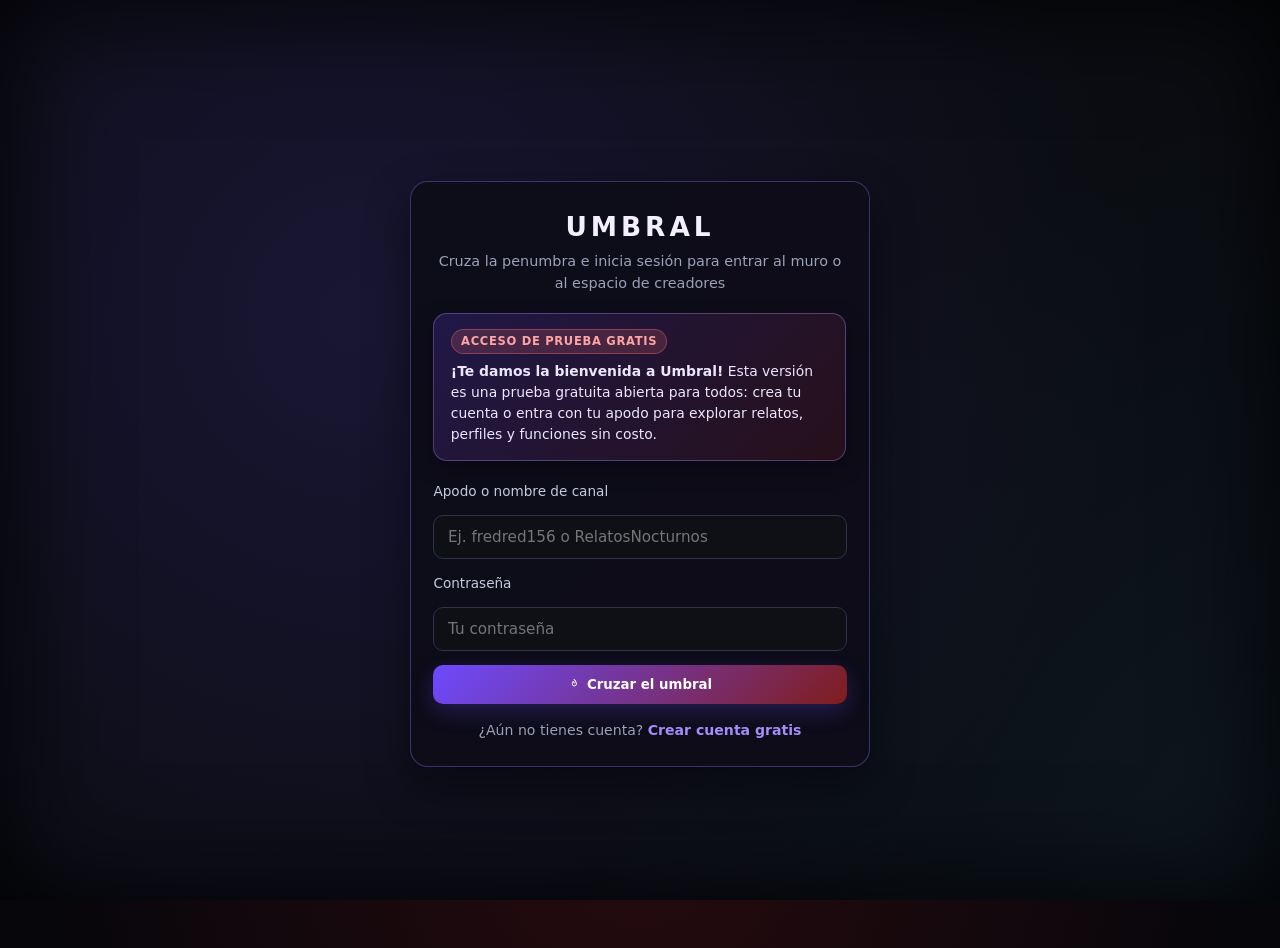
<file: index.html>
<!DOCTYPE html>
<html lang="es">
<head>
  <meta charset="UTF-8" />
  <meta name="viewport" content="width=device-width, initial-scale=1.0" />
  <title>Umbral — Muro de Relatos y Creadores</title>
  <link rel="stylesheet" href="styles.css" />
</head>
<body class="fb-dark-purple-theme">
  <div class="ambient-bg" aria-hidden="true"></div>

  <!-- Barra superior fija -->
  <header class="fb-topbar">
    <div class="fb-topbar-left">
      <div class="fb-left-profile-wrap" id="top-profile-wrap">
        <button
          type="button"
          class="fb-avatar-trigger"
          id="top-avatar-btn"
          aria-label="Abrir menú de perfil"
          aria-expanded="false"
        >
          U
        </button>

        <div class="fb-profile-dropdown" id="left-profile-menu" role="menu">
          <a href="perfil.html" class="fb-menu-user-card" role="menuitem">
            <span class="fb-menu-avatar-slot" id="menu-user-avatar">U</span>
            <span class="fb-menu-user-meta">
              <strong id="hover-profile-name">Mi perfil</strong>
              <small id="hover-profile-handle">@usuario</small>
            </span>
          </a>

          <div class="fb-menu-stats-mini">
            <span><strong id="hover-followers-count">0</strong> seguidores</span>
            <span>·</span>
            <span><strong id="hover-following-count">0</strong> siguiendo</span>
          </div>

          <hr class="fb-menu-divider" />

          <a href="perfil.html" class="fb-menu-item" role="menuitem">
            <span class="umbral-icon umbral-icon--sm" aria-hidden="true">
              <svg viewBox="0 0 24 24" fill="none" stroke="currentColor" stroke-width="1.85" stroke-linecap="round" stroke-linejoin="round"><circle cx="12" cy="8" r="4"></circle><path d="M4 20a8 8 0 0 1 16 0"></path></svg>
            </span>
            <span>Ver perfil</span>
          </a>
          <a href="editar-perfil.html" class="fb-menu-item" role="menuitem">
            <span class="umbral-icon umbral-icon--sm" aria-hidden="true">
              <svg viewBox="0 0 24 24" fill="none" stroke="currentColor" stroke-width="1.85" stroke-linecap="round" stroke-linejoin="round"><path d="M12 20h9"></path><path d="M16.5 3.5a2.12 2.12 0 1 1 3 3L7 19l-4 1 1-4Z"></path></svg>
            </span>
            <span>Editar perfil</span>
          </a>
          <button type="button" class="fb-menu-item" id="menu-open-chat-hub-btn" role="menuitem">
            <span class="umbral-icon umbral-icon--sm" aria-hidden="true">
              <svg viewBox="0 0 24 24" fill="none" stroke="currentColor" stroke-width="1.85" stroke-linecap="round" stroke-linejoin="round"><path d="M21 12a8 8 0 0 1-8 8H4l2.2-3.3A8 8 0 1 1 21 12Z"></path></svg>
            </span>
            <span>Acuerdos y chat</span>
          </button>
          <a href="suscripcion.html" class="fb-menu-item" role="menuitem" data-transition-text="Abriendo Suscripción Creador...">
            <span class="umbral-icon umbral-icon--sm umbral-icon--accent" aria-hidden="true">
              <svg viewBox="0 0 24 24" fill="none" stroke="currentColor" stroke-width="1.85" stroke-linecap="round" stroke-linejoin="round"><path d="m3 17 2-9 4.5 4L12 5l2.5 7L19 8l2 9Z"></path><path d="M4 20h16"></path></svg>
            </span>
            <span>Suscripción Creador (1er mes gratis)</span>
          </a>
          <button type="button" class="fb-menu-item" id="menu-simulate-plan-btn" role="menuitem">
            <span class="umbral-icon umbral-icon--sm umbral-icon--accent" aria-hidden="true">
              <svg viewBox="0 0 24 24" fill="none" stroke="currentColor" stroke-width="1.85" stroke-linecap="round" stroke-linejoin="round"><path d="M12 3c2.5 3 4 5.2 4 8a4 4 0 1 1-8 0c0-1.7.7-3.2 2-4.8-.2 2 .8 3.2 2 3.2 1.1 0 2-.9 2-2.2 0-1.6-.8-2.9-2-4.2Z"></path></svg>
            </span>
            <span id="menu-simulate-plan-label">Simular Suscripción Creador</span>
          </button>

          <hr class="fb-menu-divider" />

          <button type="button" class="fb-menu-item fb-menu-danger" id="menu-logout-btn" role="menuitem">
            <span class="umbral-icon umbral-icon--sm umbral-icon--danger" aria-hidden="true">
              <svg viewBox="0 0 24 24" fill="none" stroke="currentColor" stroke-width="1.85" stroke-linecap="round" stroke-linejoin="round"><path d="M9 21H5a2 2 0 0 1-2-2V5a2 2 0 0 1 2-2h4"></path><path d="m16 17 5-5-5-5"></path><path d="M21 12H9"></path></svg>
            </span>
            <span>Cerrar sesión</span>
          </button>
        </div>
      </div>

      <a href="index.html" class="fb-brand-wordmark">UMBRAL</a>

      <label class="fb-search-box" aria-label="Buscar en Umbral">
        <span class="umbral-icon umbral-icon--sm" aria-hidden="true">
          <svg viewBox="0 0 24 24" fill="none" stroke="currentColor" stroke-width="1.85" stroke-linecap="round" stroke-linejoin="round"><circle cx="11" cy="11" r="7"></circle><path d="m20 20-3.5-3.5"></path></svg>
        </span>
        <input
          type="search"
          id="feed-search-input"
          placeholder="Buscar relatos o creadores..."
          autocomplete="off"
        />
      </label>
    </div>

    <nav class="fb-topbar-center" aria-label="Secciones principales">
      <button type="button" class="fb-nav-tab tab-btn is-active" data-tab="stories-view">
        <span class="umbral-icon" aria-hidden="true">
          <svg viewBox="0 0 24 24" fill="none" stroke="currentColor" stroke-width="1.85" stroke-linecap="round" stroke-linejoin="round"><path d="M8 4h10a2 2 0 0 1 2 2v12a2 2 0 0 1-2 2H6a2 2 0 0 1-2-2V8"></path><path d="M8 4v4H4"></path><path d="M8 12h8"></path><path d="M8 16h5"></path></svg>
        </span>
        <span class="fb-nav-label">Relatos</span>
      </button>
      <button
        type="button"
        class="fb-nav-tab tab-btn is-hidden"
        id="vault-tab-btn"
        data-tab="vault-view"
      >
        <span class="umbral-icon" aria-hidden="true">
          <svg viewBox="0 0 24 24" fill="none" stroke="currentColor" stroke-width="1.85" stroke-linecap="round" stroke-linejoin="round"><rect x="5" y="11" width="14" height="10" rx="2"></rect><path d="M8 11V7a4 4 0 0 1 7.4-2"></path></svg>
        </span>
        <span class="fb-nav-label">Bóveda Creadores</span>
      </button>
      <button
        type="button"
        class="fb-nav-tab tab-btn is-hidden"
        id="creators-tab-btn"
        data-tab="creators-view"
      >
        <span class="umbral-icon" aria-hidden="true">
          <svg viewBox="0 0 24 24" fill="none" stroke="currentColor" stroke-width="1.85" stroke-linecap="round" stroke-linejoin="round"><rect x="3" y="5" width="18" height="14" rx="2"></rect><path d="M7 5v14"></path><path d="M17 5v14"></path><path d="M3 10h4"></path><path d="M17 10h4"></path><path d="M3 14h4"></path><path d="M17 14h4"></path></svg>
        </span>
        <span class="fb-nav-label">Creadores</span>
      </button>
    </nav>

    <div class="fb-topbar-right">
      <button
        type="button"
        class="umbral-plan-sim-btn"
        id="simulate-plan-btn"
        title="Alternar entre usuario_estandar y creador_suscrito"
      >
        <span class="umbral-icon umbral-icon--sm" aria-hidden="true">
          <svg viewBox="0 0 24 24" fill="none" stroke="currentColor" stroke-width="1.85" stroke-linecap="round" stroke-linejoin="round"><path d="m3 17 2-9 4.5 4L12 5l2.5 7L19 8l2 9Z"></path><path d="M4 20h16"></path></svg>
        </span>
        <span id="simulate-plan-btn-label">Simular Suscripción Creador</span>
      </button>

      <span id="vip-alert-indicator" class="umbral-vip-indicator is-hidden" title="Convocatoria VIP activa">
        <span class="umbral-icon umbral-icon--sm" aria-hidden="true">
          <svg viewBox="0 0 24 24" fill="none" stroke="currentColor" stroke-width="1.85" stroke-linecap="round" stroke-linejoin="round"><path d="m3 17 2-9 4.5 4L12 5l2.5 7L19 8l2 9Z"></path><path d="M4 20h16"></path></svg>
        </span>
        <span>VIP</span>
      </span>

      <span id="session-status" class="session-chip">Cargando sesión...</span>

      <div class="notif-dropdown-wrap" id="notif-dropdown-wrap">
        <button
          type="button"
          class="fb-icon-circle-btn"
          id="bell-toggle-btn"
          aria-label="Notificaciones"
          aria-expanded="false"
        >
          <span class="umbral-icon" aria-hidden="true">
            <svg viewBox="0 0 24 24" fill="none" stroke="currentColor" stroke-width="1.85" stroke-linecap="round" stroke-linejoin="round"><path d="M15 17h5l-1.4-1.4A2 2 0 0 1 18 14.2V11a6 6 0 0 0-12 0v3.2a2 2 0 0 1-.6 1.4L4 17h5"></path><path d="M9.5 17a2.5 2.5 0 0 0 5 0"></path></svg>
          </span>
          <span class="notif-badge is-hidden" id="notif-badge">0</span>
        </button>

        <section
          class="notifications-popover fb-notif-panel"
          id="notifications-popover"
          aria-label="Notificaciones"
        >
          <div class="fb-notif-header">
            <h3>Notificaciones</h3>
            <button type="button" class="btn-mini" id="mark-read-btn">Marcar leídas</button>
          </div>

          <div class="fb-notif-tabs">
            <button type="button" class="fb-filter-chip is-active" id="notif-filter-all">Todas</button>
            <button type="button" class="fb-filter-chip" id="notif-filter-unread">No leídas</button>
          </div>

          <div id="notifications-list" class="notifications-list"></div>
        </section>
      </div>

      <div class="fb-settings-wrap" id="settings-dropdown-wrap">
        <button
          type="button"
          class="fb-icon-circle-btn"
          id="settings-toggle-btn"
          aria-label="Configuraciones"
          aria-expanded="false"
        >
          <span class="umbral-icon" aria-hidden="true">
            <svg viewBox="0 0 24 24" fill="none" stroke="currentColor" stroke-width="1.85" stroke-linecap="round" stroke-linejoin="round"><circle cx="12" cy="12" r="3"></circle><path d="M19.4 15a1.65 1.65 0 0 0 .33 1.82l.06.06a2 2 0 1 1-2.83 2.83l-.06-.06a1.65 1.65 0 0 0-1.82-.33 1.65 1.65 0 0 0-1 1.51V21a2 2 0 0 1-4 0v-.09a1.65 1.65 0 0 0-1-1.51 1.65 1.65 0 0 0-1.82.33l-.06.06a2 2 0 1 1-2.83-2.83l.06-.06a1.65 1.65 0 0 0 .33-1.82 1.65 1.65 0 0 0-1.51-1H3a2 2 0 0 1 0-4h.09a1.65 1.65 0 0 0 1.51-1 1.65 1.65 0 0 0-.33-1.82l-.06-.06a2 2 0 1 1 2.83-2.83l.06.06a1.65 1.65 0 0 0 1.82.33H9a1.65 1.65 0 0 0 1-1.51V3a2 2 0 0 1 4 0v.09a1.65 1.65 0 0 0 1 1.51 1.65 1.65 0 0 0 1.82-.33l.06-.06a2 2 0 1 1 2.83 2.83l-.06.06a1.65 1.65 0 0 0-.33 1.82V9a1.65 1.65 0 0 0 1.51 1H21a2 2 0 0 1 0 4h-.09a1.65 1.65 0 0 0-1.51 1z"></path></svg>
          </span>
        </button>

        <div class="fb-settings-popover" id="settings-popover" role="menu">
          <div class="fb-settings-title">
            <span class="umbral-icon umbral-icon--sm umbral-icon--accent" aria-hidden="true">
              <svg viewBox="0 0 24 24" fill="none" stroke="currentColor" stroke-width="1.85" stroke-linecap="round" stroke-linejoin="round"><circle cx="12" cy="12" r="3"></circle><path d="M19.4 15a1.65 1.65 0 0 0 .33 1.82l.06.06a2 2 0 1 1-2.83 2.83l-.06-.06a1.65 1.65 0 0 0-1.82-.33 1.65 1.65 0 0 0-1 1.51V21a2 2 0 0 1-4 0v-.09a1.65 1.65 0 0 0-1-1.51 1.65 1.65 0 0 0-1.82.33l-.06.06a2 2 0 1 1-2.83-2.83l.06-.06a1.65 1.65 0 0 0 .33-1.82 1.65 1.65 0 0 0-1.51-1H3a2 2 0 0 1 0-4h.09a1.65 1.65 0 0 0 1.51-1 1.65 1.65 0 0 0-.33-1.82l-.06-.06a2 2 0 1 1 2.83-2.83l.06.06a1.65 1.65 0 0 0 1.82.33H9a1.65 1.65 0 0 0 1-1.51V3a2 2 0 0 1 4 0v.09a1.65 1.65 0 0 0 1 1.51 1.65 1.65 0 0 0 1.82-.33l.06-.06a2 2 0 1 1 2.83 2.83l-.06.06a1.65 1.65 0 0 0-.33 1.82V9a1.65 1.65 0 0 0 1.51 1H21a2 2 0 0 1 0 4h-.09a1.65 1.65 0 0 0-1.51 1z"></path></svg>
            </span>
            <span>Configuraciones</span>
          </div>

          <button type="button" class="fb-settings-row" id="setting-toggle-follow-privacy">
            <span class="fb-settings-meta">
              <strong>Listas de seguidores públicas</strong>
              <small>Permite que otros vean tus seguidores y seguidos</small>
            </span>
            <span class="fb-switch-pill is-on" id="setting-follow-privacy-badge">Activa</span>
          </button>

          <button type="button" class="fb-settings-row" id="setting-toggle-right-rail">
            <span class="fb-settings-meta">
              <strong>Panel lateral de acuerdos</strong>
              <small>Muestra u oculta la columna derecha en escritorio</small>
            </span>
            <span class="fb-switch-pill is-on" id="setting-right-rail-badge">Visible</span>
          </button>

          <hr class="fb-menu-divider" />

          <button type="button" class="fb-settings-row" id="setting-clear-read-notifs">
            <span class="fb-settings-meta">
              <strong>Limpiar notificaciones leídas</strong>
              <small>Elimina solo las notificaciones ya marcadas como leídas</small>
            </span>
          </button>

          <button type="button" class="fb-settings-row" id="setting-reset-feed">
            <span class="fb-settings-meta">
              <strong>Restablecer vista del muro</strong>
              <small>Limpia los filtros de búsqueda y vuelve a Relatos</small>
            </span>
          </button>
        </div>
      </div>

      <button type="button" class="btn-secondary" id="logout-btn">Salir</button>
    </div>
  </header>

  <div id="compact-scroll-bar" class="compact-scroll-bar" aria-hidden="true">
    <span id="compact-section-label">Muro de Relatos</span>
    <span id="compact-role-badge"></span>
  </div>

  <div class="fb-shell">
    <aside class="fb-sidebar-left" aria-label="Accesos rápidos">
      <a href="perfil.html" class="fb-left-user-row">
        <span class="fb-mini-rail-avatar" id="left-rail-avatar">U</span>
        <span id="left-rail-name">Mi perfil</span>
      </a>

      <button type="button" class="fb-rail-btn is-active" data-rail-tab="stories-view">
        <span class="umbral-icon umbral-icon--sm" aria-hidden="true">
          <svg viewBox="0 0 24 24" fill="none" stroke="currentColor" stroke-width="1.85" stroke-linecap="round" stroke-linejoin="round"><path d="M8 4h10a2 2 0 0 1 2 2v12a2 2 0 0 1-2 2H6a2 2 0 0 1-2-2V8"></path><path d="M8 4v4H4"></path><path d="M8 12h8"></path><path d="M8 16h5"></path></svg>
        </span>
        <span>Muro de relatos</span>
      </button>

      <button
        type="button"
        class="fb-rail-btn is-hidden"
        id="rail-vault-btn"
        data-rail-tab="vault-view"
      >
        <span class="umbral-icon umbral-icon--sm umbral-icon--accent" aria-hidden="true">
          <svg viewBox="0 0 24 24" fill="none" stroke="currentColor" stroke-width="1.85" stroke-linecap="round" stroke-linejoin="round"><rect x="5" y="11" width="14" height="10" rx="2"></rect><path d="M8 11V7a4 4 0 0 1 7.4-2"></path></svg>
        </span>
        <span>Bóveda Creadores (24h)</span>
      </button>

      <button
        type="button"
        class="fb-rail-btn is-hidden"
        id="rail-creators-btn"
        data-rail-tab="creators-view"
      >
        <span class="umbral-icon umbral-icon--sm" aria-hidden="true">
          <svg viewBox="0 0 24 24" fill="none" stroke="currentColor" stroke-width="1.85" stroke-linecap="round" stroke-linejoin="round"><rect x="3" y="5" width="18" height="14" rx="2"></rect><path d="M7 5v14"></path><path d="M17 5v14"></path><path d="M3 10h4"></path><path d="M17 10h4"></path><path d="M3 14h4"></path><path d="M17 14h4"></path></svg>
        </span>
        <span>Espacio de creadores</span>
      </button>

      <button type="button" class="fb-rail-btn" id="rail-agreements-chat-btn">
        <span class="umbral-icon umbral-icon--sm" aria-hidden="true">
          <svg viewBox="0 0 24 24" fill="none" stroke="currentColor" stroke-width="1.85" stroke-linecap="round" stroke-linejoin="round"><path d="M21 12a8 8 0 0 1-8 8H4l2.2-3.3A8 8 0 1 1 21 12Z"></path></svg>
        </span>
        <span>Chats de acuerdos</span>
      </button>

      <a href="editar-perfil.html" class="fb-rail-btn">
        <span class="umbral-icon umbral-icon--sm" aria-hidden="true">
          <svg viewBox="0 0 24 24" fill="none" stroke="currentColor" stroke-width="1.85" stroke-linecap="round" stroke-linejoin="round"><path d="M12 20h9"></path><path d="M16.5 3.5a2.12 2.12 0 1 1 3 3L7 19l-4 1 1-4Z"></path></svg>
        </span>
        <span>Editar perfil</span>
      </a>

      <a
        href="suscripcion.html"
        class="fb-rail-btn umbral-rail-vip-link"
        data-transition-text="Abriendo Suscripción Beta..."
      >
        <span class="umbral-icon umbral-icon--sm umbral-icon--accent" aria-hidden="true">
          <svg viewBox="0 0 24 24" fill="none" stroke="currentColor" stroke-width="1.85" stroke-linecap="round" stroke-linejoin="round"><path d="m3 17 2-9 4.5 4L12 5l2.5 7L19 8l2 9Z"></path><path d="M4 20h16"></path></svg>
        </span>
        <span>Suscripción VIP · 1er mes gratis</span>
      </a>

      <div class="fb-rail-footer">
        Umbral · Relatos reales, Bóveda 24h y acuerdos claros entre autores y creadores.
      </div>
    </aside>

    <main class="fb-feed-center">
      <div class="fb-quick-box" id="creator-composer-box">
        <!-- Barra rápida estilo Facebook -->
        <div class="umbral-composer-bar" id="umbral-quick-composer-bar">
          <span class="umbral-composer-avatar" id="umbral-quick-avatar">U</span>
          <button
            type="button"
            class="umbral-composer-trigger"
            id="umbral-open-post-modal-btn"
          >
            ¿Qué sombra o relato ronda tu mente hoy?
          </button>
          <div class="umbral-composer-quick-actions" aria-label="Accesos rápidos de creación">
            <button
              type="button"
              class="umbral-quick-icon-btn"
              id="umbral-quick-video-btn"
              title="Subir video o novedad"
              aria-label="Subir video o novedad"
            >
              <span class="umbral-icon umbral-icon--sm" aria-hidden="true">
                <svg viewBox="0 0 24 24" fill="none" stroke="currentColor" stroke-width="1.85" stroke-linecap="round" stroke-linejoin="round"><rect x="2" y="5" width="15" height="14" rx="2"></rect><path d="m17 10 5-3v10l-5-3Z"></path></svg>
              </span>
            </button>
            <button
              type="button"
              class="umbral-quick-icon-btn"
              id="umbral-quick-media-btn"
              title="Subir imagen"
              aria-label="Subir imagen"
            >
              <span class="umbral-icon umbral-icon--sm" aria-hidden="true">
                <svg viewBox="0 0 24 24" fill="none" stroke="currentColor" stroke-width="1.85" stroke-linecap="round" stroke-linejoin="round"><rect x="3" y="3" width="18" height="18" rx="2"></rect><circle cx="9" cy="9" r="2"></circle><path d="m21 15-3.5-3.5L9 20"></path></svg>
              </span>
            </button>
            <button
              type="button"
              class="umbral-quick-icon-btn"
              id="umbral-quick-mood-btn"
              title="Estado de ánimo de terror"
              aria-label="Estado de ánimo de terror"
            >
              <span class="umbral-icon umbral-icon--sm" aria-hidden="true">
                <svg viewBox="0 0 24 24" fill="none" stroke="currentColor" stroke-width="1.85" stroke-linecap="round" stroke-linejoin="round"><circle cx="12" cy="12" r="9"></circle><path d="M8 14s1.5 2 4 2 4-2 4-2"></path><line x1="9" y1="9" x2="9.01" y2="9"></line><line x1="15" y1="9" x2="15.01" y2="9"></line></svg>
              </span>
            </button>
          </div>
        </div>

        <!-- Inputs ocultos para subir foto o clip desde los accesos rápidos o formularios -->
        <input type="file" id="story-image-file" accept="image/*" class="is-hidden" />
        <input type="file" id="story-video-file" accept="video/*" class="is-hidden" />
        <input type="file" id="creator-media-image" accept="image/*" class="is-hidden" />
        <input type="file" id="creator-media-video" accept="video/*" class="is-hidden" />

        <!-- Formularios ocultos de respaldo para compatibilidad interna -->
        <div id="composer-drawer" class="composer-drawer" aria-hidden="true">
          <form id="story-form">
            <input type="text" id="title" class="is-hidden" />
            <input type="text" id="author" class="is-hidden" />
            <select id="category" class="is-hidden">
              <option value="Casa / Habitación">Casa / Habitación</option>
              <option value="Carretera / Viaje">Carretera / Viaje</option>
              <option value="Trabajo / Turno nocturno">Trabajo / Turno nocturno</option>
              <option value="Infancia / Recuerdo">Infancia / Recuerdo</option>
              <option value="Paranormal">Paranormal</option>
              <option value="Terror psicológico">Terror psicológico</option>
              <option value="Otro">Otro</option>
            </select>
            <textarea id="content" class="is-hidden"></textarea>
            <div id="story-media-preview" class="story-media-preview-box fb-media-preview-box"></div>
            <input type="checkbox" id="allow-creators" class="is-hidden" checked />
            <button type="submit" id="publish-btn" class="is-hidden">Publicar relato</button>
          </form>
        </div>

        <div id="creator-drawer" class="composer-drawer" aria-hidden="true">
          <form id="creator-post-form">
            <input type="text" id="creator-channel" class="is-hidden" />
            <input type="text" id="creator-network" class="is-hidden" />
            <select id="creator-post-type" class="is-hidden">
              <option value="Próximo video / Estreno">Próximo video / Estreno</option>
              <option value="Búsqueda de relatos">Búsqueda de relatos</option>
              <option value="Novedad de canal">Novedad de canal</option>
              <option value="Dinámica con comunidad">Dinámica con comunidad</option>
            </select>
            <textarea id="creator-message" class="is-hidden"></textarea>
            <div id="creator-media-preview" class="creator-media-preview-box"></div>
            <p id="creator-post-error" class="form-error" style="display: none;"></p>
            <button type="submit" id="publish-creator-btn" class="is-hidden">Publicar en espacio de creadores</button>
          </form>
        </div>
      </div>

      <section id="stories-view" class="tab-panel is-active" aria-label="Muro de relatos">
        <div class="fb-section-heading">
          <h2>Relatos recientes</h2>
        </div>

        <!-- Barra de filtros avanzados -->
        <div class="umbral-advanced-filters" id="umbral-advanced-filters" aria-label="Filtros avanzados del muro">
          <div class="umbral-filter-field">
            <label for="filter-reading-time">Lectura</label>
            <select id="filter-reading-time">
              <option value="all">Todas las duraciones</option>
              <option value="short">Corto (≤ 1 min)</option>
              <option value="medium">Medio (2 - 4 min)</option>
              <option value="long">Largo (5+ min)</option>
            </select>
          </div>

          <div class="umbral-filter-field">
            <label for="filter-subgenre">Subgénero</label>
            <select id="filter-subgenre">
              <option value="all">Todos los subgéneros</option>
              <option value="Casa / Habitación">Casa / Habitación</option>
              <option value="Carretera / Viaje">Carretera / Viaje</option>
              <option value="Trabajo / Turno nocturno">Trabajo / Turno nocturno</option>
              <option value="Infancia / Recuerdo">Infancia / Recuerdo</option>
              <option value="Paranormal">Paranormal</option>
              <option value="Terror psicológico">Terror psicológico</option>
              <option value="Otro">Otro</option>
            </select>
          </div>

          <div class="umbral-filter-field">
            <label for="filter-story-status">Estado</label>
            <select id="filter-story-status">
              <option value="all">Todos los estados</option>
              <option value="disponible">Disponible</option>
              <option value="reservado">Reservado</option>
            </select>
          </div>

          <button type="button" class="umbral-filter-reset-btn" id="filter-reset-btn">
            Limpiar filtros
          </button>
        </div>

        <div id="stories-list"></div>
      </section>

      <!-- Pestaña Bóveda Creadores (24h Acceso Anticipado) -->
      <section id="vault-view" class="tab-panel" aria-label="Bóveda de Creadores">
        <div class="fb-section-heading umbral-vault-heading">
          <h2>
            <span class="umbral-icon umbral-icon--sm umbral-icon--accent" aria-hidden="true">
              <svg viewBox="0 0 24 24" fill="none" stroke="currentColor" stroke-width="1.85" stroke-linecap="round" stroke-linejoin="round"><rect x="5" y="11" width="14" height="10" rx="2"></rect><path d="M8 11V7a4 4 0 0 1 7.4-2"></path></svg>
            </span>
            <span>Bóveda Creadores · Acceso Anticipado (24h)</span>
          </h2>
          <p class="fb-right-muted">
            Relatos recién publicados durante sus primeras 24 horas. Solo visibles para cuentas Creador Suscrito.
          </p>
        </div>

        <div id="vault-stories-list"></div>
      </section>

      <section id="creators-view" class="tab-panel" aria-label="Espacio de creadores">
        <div class="fb-section-heading">
          <h2>Anuncios y Convocatorias de creadores</h2>
        </div>

        <div id="creator-posts-list"></div>
      </section>
    </main>

    <aside class="fb-sidebar-right" aria-label="Acuerdos y chat">
      <div class="fb-right-card">
        <div class="notif-header" style="margin-bottom: 0.35rem;">
          <h3>
            <span class="umbral-icon umbral-icon--sm umbral-icon--accent" aria-hidden="true">
              <svg viewBox="0 0 24 24" fill="none" stroke="currentColor" stroke-width="1.85" stroke-linecap="round" stroke-linejoin="round"><path d="M21 12a8 8 0 0 1-8 8H4l2.2-3.3A8 8 0 1 1 21 12Z"></path></svg>
            </span>
            <span>Acuerdos activos</span>
          </h3>
          <span class="notif-count is-hidden" id="chat-hub-badge">0</span>
        </div>
        <p class="fb-right-muted">
          Coordina la narración o adaptación de relatos una vez aceptada la solicitud.
        </p>

        <div id="agreed-chats-sidebar-list" class="fb-agreed-list"></div>

        <button
          type="button"
          class="btn-secondary"
          id="open-agreements-chat-btn"
          style="margin-top: 0.75rem;"
        >
          Abrir primer acuerdo
        </button>
      </div>
    </aside>
  </div>

  <!-- Modal "Crear publicación" -->
  <div class="umbral-modal-backdrop" id="umbral-create-post-modal" aria-hidden="true">
    <div
      class="umbral-post-modal"
      role="dialog"
      aria-modal="true"
      aria-labelledby="umbral-create-post-title"
    >
      <div class="umbral-post-modal__header">
        <h3 class="umbral-post-modal__title" id="umbral-create-post-title">Crear publicación</h3>
        <button
          type="button"
          class="umbral-modal-close"
          id="umbral-close-post-modal-btn"
          aria-label="Cerrar crear publicación"
        >
          <span class="umbral-icon umbral-icon--sm" aria-hidden="true">
            <svg viewBox="0 0 24 24" fill="none" stroke="currentColor" stroke-width="1.85" stroke-linecap="round" stroke-linejoin="round"><path d="M6 6l12 12"></path><path d="M18 6 6 18"></path></svg>
          </span>
        </button>
      </div>

      <form class="umbral-post-modal__body" id="umbral-unified-post-form">
        <div class="umbral-author-row">
          <span class="umbral-composer-avatar" id="umbral-modal-avatar">U</span>
          <div class="umbral-author-meta">
            <span class="umbral-author-name" id="umbral-modal-author-name">Usuario</span>
            <div class="umbral-meta-controls">
              <label class="umbral-select-chip" title="Visibilidad de la publicación">
                <span class="umbral-icon umbral-icon--sm" aria-hidden="true">
                  <svg viewBox="0 0 24 24" fill="none" stroke="currentColor" stroke-width="1.85" stroke-linecap="round" stroke-linejoin="round"><circle cx="12" cy="12" r="9"></circle><path d="M3.6 9h16.8"></path><path d="M3.6 15h16.8"></path><path d="M12 3a15.3 15.3 0 0 1 4 9 15.3 15.3 0 0 1-4 9 15.3 15.3 0 0 1-4-9 15.3 15.3 0 0 1 4-9Z"></path></svg>
                </span>
                <select id="umbral-post-visibility" aria-label="Público">
                  <option value="Público">Público</option>
                  <option value="Seguidores">Seguidores</option>
                  <option value="Solo yo">Solo yo</option>
                </select>
              </label>

              <label class="umbral-select-chip" title="Subgénero de terror">
                <span class="umbral-icon umbral-icon--sm" aria-hidden="true">
                  <svg viewBox="0 0 24 24" fill="none" stroke="currentColor" stroke-width="1.85" stroke-linecap="round" stroke-linejoin="round"><path d="M12 3c2.5 3 4 5.2 4 8a4 4 0 1 1-8 0c0-1.7.7-3.2 2-4.8-.2 2 .8 3.2 2 3.2 1.1 0 2-.9 2-2.2 0-1.6-.8-2.9-2-4.2Z"></path></svg>
                </span>
                <select id="umbral-post-subgenre" aria-label="Subgénero de terror">
                  <option value="Casa / Habitación">Casa / Habitación</option>
                  <option value="Carretera / Viaje">Carretera / Viaje</option>
                  <option value="Trabajo / Turno nocturno">Trabajo / Turno nocturno</option>
                  <option value="Infancia / Recuerdo">Infancia / Recuerdo</option>
                  <option value="Paranormal">Paranormal</option>
                  <option value="Terror psicológico">Terror psicológico</option>
                  <option value="Otro">Otro</option>
                </select>
              </label>

              <label class="umbral-select-chip" title="Etiqueta de contenido con IA">
                <span class="umbral-icon umbral-icon--sm" aria-hidden="true">
                  <svg viewBox="0 0 24 24" fill="none" stroke="currentColor" stroke-width="1.85" stroke-linecap="round" stroke-linejoin="round"><path d="m12 3 1.8 4.2L18 9l-4.2 1.8L12 15l-1.8-4.2L6 9l4.2-1.8Z"></path><path d="M19 15l.9 2.1L22 18l-2.1.9L19 21l-.9-2.1L16 18l2.1-.9Z"></path></svg>
                </span>
                <select id="umbral-post-ai-label" aria-label="Etiqueta de IA">
                  <option value="Etiqueta de IA desactivada">Etiqueta de IA desactivada</option>
                  <option value="Contenido asistido con IA">Contenido asistido con IA</option>
                  <option value="Generado con IA">Generado con IA</option>
                </select>
              </label>

              <button
                type="button"
                class="umbral-novelty-slot-btn"
                id="umbral-novelty-or-video-btn"
              >
                <span class="umbral-icon umbral-icon--sm" aria-hidden="true">
                  <svg viewBox="0 0 24 24" fill="none" stroke="currentColor" stroke-width="1.85" stroke-linecap="round" stroke-linejoin="round"><rect x="2" y="5" width="15" height="14" rx="2"></rect><path d="m17 10 5-3v10l-5-3Z"></path></svg>
                </span>
                <span>Publicar novedad o video</span>
              </button>
            </div>
          </div>
        </div>

        <!-- Opción exclusiva de Creador Suscrito: Convocatoria VIP -->
        <div class="umbral-vip-call-option is-hidden" id="umbral-vip-call-wrap">
          <label class="umbral-vip-checkbox-label" for="umbral-vip-call-checkbox">
            <input type="checkbox" id="umbral-vip-call-checkbox" />
            <span class="umbral-icon umbral-icon--sm" aria-hidden="true">
              <svg viewBox="0 0 24 24" fill="none" stroke="currentColor" stroke-width="1.85" stroke-linecap="round" stroke-linejoin="round"><path d="m3 17 2-9 4.5 4L12 5l2.5 7L19 8l2 9Z"></path><path d="M4 20h16"></path></svg>
            </span>
            <span>Marcar como <strong>Convocatoria VIP</strong> (fijada arriba y notifica a la comunidad)</span>
          </label>
        </div>

        <div class="umbral-narrator-popover" id="umbral-narrator-creator-popover" role="region" aria-label="Acceso para creadores">
          <h4 class="umbral-narrator-popover__title">Función exclusiva de cuenta Creador Suscrito</h4>
          <p class="umbral-narrator-popover__desc">
            Tu cuenta actual es <strong>usuario_estandar</strong>. Activa tu membresía de <strong>Creador Suscrito</strong> (<strong>1er mes gratis en Beta</strong>) para publicar novedades, videos largos y Convocatorias VIP.
          </p>
          <p class="umbral-narrator-popover__notice">
            También puedes ir al registro de creador (cerrando sesión) o activar el pase Beta gratis directamente desde tu cuenta actual.
          </p>
          <div class="umbral-narrator-popover__actions">
            <button type="button" class="umbral-btn-ghost" id="umbral-narrator-cancel-btn">
              Cancelar
            </button>
            <button type="button" class="umbral-btn-ghost" id="umbral-narrator-go-register-btn">
              Registro nuevo
            </button>
            <a
              href="suscripcion.html"
              class="umbral-btn-creator-signup"
              style="text-decoration: none;"
              data-transition-text="Abriendo Suscripción Beta..."
            >
              Activar 1er mes gratis
            </a>
          </div>
        </div>

        <div class="umbral-textarea-wrap" id="umbral-textarea-wrap">
          <input
            type="text"
            class="umbral-modal-title-input"
            id="umbral-unified-post-title"
            placeholder="Título del relato o convocatoria (opcional)..."
          />
          <textarea
            class="umbral-post-textarea"
            id="umbral-unified-post-text"
            placeholder="¿Qué estás pensando o qué suceso ocurrió?"
          ></textarea>
          <div id="umbral-modal-media-preview" class="story-media-preview-box fb-media-preview-box"></div>
          <p id="umbral-video-error-msg" class="form-error" style="display: none;"></p>
          <div class="umbral-textarea-tools">
            <button
              type="button"
              class="umbral-aa-btn"
              id="umbral-cycle-theme-btn"
              title="Cambiar estilo visual del fondo"
            >
              Aa
            </button>
            <span class="fb-right-muted" id="umbral-video-limit-hint"></span>
            <span class="fb-right-muted" id="umbral-active-extras-summary"></span>
          </div>
        </div>

        <div class="umbral-add-box">
          <span class="umbral-add-box__label">Agregar a tu publicación</span>
          <div class="umbral-add-box__icons">
            <button
              type="button"
              class="umbral-quick-icon-btn"
              id="umbral-add-media-btn"
              title="Foto"
              aria-label="Foto"
            >
              <span class="umbral-icon umbral-icon--sm" aria-hidden="true">
                <svg viewBox="0 0 24 24" fill="none" stroke="currentColor" stroke-width="1.85" stroke-linecap="round" stroke-linejoin="round"><rect x="3" y="3" width="18" height="18" rx="2"></rect><circle cx="9" cy="9" r="2"></circle><path d="m21 15-3.5-3.5L9 20"></path></svg>
              </span>
            </button>
            <button
              type="button"
              class="umbral-quick-icon-btn"
              id="umbral-add-video-btn"
              title="Video"
              aria-label="Video"
            >
              <span class="umbral-icon umbral-icon--sm" aria-hidden="true">
                <svg viewBox="0 0 24 24" fill="none" stroke="currentColor" stroke-width="1.85" stroke-linecap="round" stroke-linejoin="round"><rect x="2" y="5" width="15" height="14" rx="2"></rect><path d="m17 10 5-3v10l-5-3Z"></path></svg>
              </span>
            </button>
            <button
              type="button"
              class="umbral-quick-icon-btn"
              id="umbral-add-tag-btn"
              title="Etiquetar personas o menciones"
              aria-label="Etiquetar personas o menciones"
            >
              <span class="umbral-icon umbral-icon--sm" aria-hidden="true">
                <svg viewBox="0 0 24 24" fill="none" stroke="currentColor" stroke-width="1.85" stroke-linecap="round" stroke-linejoin="round"><path d="M16 21v-2a4 4 0 0 0-4-4H6a4 4 0 0 0-4 4v2"></path><circle cx="9" cy="7" r="4"></circle><line x1="19" y1="8" x2="19" y2="14"></line><line x1="22" y1="11" x2="16" y2="11"></line></svg>
              </span>
            </button>
            <button
              type="button"
              class="umbral-quick-icon-btn"
              id="umbral-add-feeling-btn"
              title="Estado de ánimo de terror"
              aria-label="Estado de ánimo de terror"
            >
              <span class="umbral-icon umbral-icon--sm" aria-hidden="true">
                <svg viewBox="0 0 24 24" fill="none" stroke="currentColor" stroke-width="1.85" stroke-linecap="round" stroke-linejoin="round"><circle cx="12" cy="12" r="9"></circle><path d="M8 14s1.5 2 4 2 4-2 4-2"></path><line x1="9" y1="9" x2="9.01" y2="9"></line><line x1="15" y1="9" x2="15.01" y2="9"></line></svg>
              </span>
            </button>
            <button
              type="button"
              class="umbral-quick-icon-btn"
              id="umbral-add-location-btn"
              title="Ubicación o lugar del suceso"
              aria-label="Ubicación o lugar del suceso"
            >
              <span class="umbral-icon umbral-icon--sm" aria-hidden="true">
                <svg viewBox="0 0 24 24" fill="none" stroke="currentColor" stroke-width="1.85" stroke-linecap="round" stroke-linejoin="round"><path d="M12 21s-7-5.3-7-11.5a7 7 0 0 1 14 0C19 15.7 12 21 12 21Z"></path><circle cx="12" cy="9.5" r="2.5"></circle></svg>
              </span>
            </button>
            <button
              type="button"
              class="umbral-quick-icon-btn"
              id="umbral-add-flag-btn"
              title="Etiqueta de suceso o aviso"
              aria-label="Etiqueta de suceso o aviso"
            >
              <span class="umbral-icon umbral-icon--sm" aria-hidden="true">
                <svg viewBox="0 0 24 24" fill="none" stroke="currentColor" stroke-width="1.85" stroke-linecap="round" stroke-linejoin="round"><path d="M4 15s1-1 4-1 5 2 8 2 4-1 4-1V3s-1 1-4 1-5-2-8-2-4 1-4 1z"></path><line x1="4" y1="22" x2="4" y2="15"></line></svg>
              </span>
            </button>
            <button
              type="button"
              class="umbral-quick-icon-btn"
              id="umbral-add-more-btn"
              title="Más opciones"
              aria-label="Más opciones"
            >
              <span class="umbral-icon umbral-icon--sm" aria-hidden="true">
                <svg viewBox="0 0 24 24" fill="none" stroke="currentColor" stroke-width="1.85" stroke-linecap="round" stroke-linejoin="round"><circle cx="5" cy="12" r="1.5"></circle><circle cx="12" cy="12" r="1.5"></circle><circle cx="19" cy="12" r="1.5"></circle></svg>
              </span>
            </button>
          </div>
        </div>

        <button
          type="submit"
          class="umbral-publish-submit"
          id="umbral-submit-unified-post-btn"
          disabled
        >
          Publicar
        </button>
      </form>
    </div>
  </div>

  <div class="modal-backdrop" id="permission-modal" aria-hidden="true">
    <div class="modal-card" role="dialog" aria-modal="true" aria-labelledby="permission-modal-title">
      <div class="modal-header">
        <h3 id="permission-modal-title">Solicitar permiso para relatar</h3>
        <button type="button" class="icon-close" id="close-modal-btn" aria-label="Cerrar">
          <span class="umbral-icon umbral-icon--sm" aria-hidden="true">
            <svg viewBox="0 0 24 24" fill="none" stroke="currentColor" stroke-width="1.85" stroke-linecap="round" stroke-linejoin="round"><path d="M6 6l12 12"></path><path d="M18 6 6 18"></path></svg>
          </span>
        </button>
      </div>

      <p class="modal-preview" id="modal-story-preview"></p>

      <form id="permission-form" class="modal-form">
        <label class="field-label" for="creator-name">Tu nombre de creador</label>
        <input type="text" id="creator-name" required />

        <label class="field-label" for="creator-platform">Canal o plataforma donde publicarás</label>
        <input
          type="text"
          id="creator-platform"
          placeholder="Ej. YouTube / TikTok / Podcast"
          required
        />

        <div class="modal-actions">
          <button type="button" class="btn-secondary" id="cancel-modal-btn">Cancelar</button>
          <button type="submit" class="btn-primary">
            <span>Enviar solicitud</span>
          </button>
        </div>
      </form>
    </div>
  </div>

  <div class="modal-backdrop" id="chat-modal" aria-hidden="true">
    <div
      class="modal-card chat-modal-card"
      role="dialog"
      aria-modal="true"
      aria-labelledby="chat-modal-title"
    >
      <div class="modal-header">
        <h3 id="chat-modal-title">Chat del acuerdo</h3>
        <button type="button" class="icon-close" id="close-chat-btn" aria-label="Cerrar chat">
          <span class="umbral-icon umbral-icon--sm" aria-hidden="true">
            <svg viewBox="0 0 24 24" fill="none" stroke="currentColor" stroke-width="1.85" stroke-linecap="round" stroke-linejoin="round"><path d="M6 6l12 12"></path><path d="M18 6 6 18"></path></svg>
          </span>
        </button>
      </div>

      <p class="modal-subtitle chat-context-subtitle" id="chat-context-subtitle"></p>

      <div id="chat-messages" class="chat-messages"></div>

      <form id="chat-form" class="chat-form">
        <input
          type="text"
          id="chat-input"
          placeholder="Escribe un mensaje para coordinar..."
          autocomplete="off"
          required
        />
        <button type="submit" class="btn-primary chat-send-btn">
          <span>Enviar</span>
        </button>
      </form>
    </div>
  </div>

  <div class="modal-backdrop" id="share-post-modal" aria-hidden="true">
    <div
      class="modal-card share-post-modal-card"
      role="dialog"
      aria-modal="true"
      aria-labelledby="share-post-modal-title"
    >
      <div class="modal-header">
        <h3 id="share-post-modal-title">Compartir</h3>
        <button type="button" class="icon-close" id="close-share-post-btn" aria-label="Cerrar compartir">
          <span class="umbral-icon umbral-icon--sm" aria-hidden="true">
            <svg viewBox="0 0 24 24" fill="none" stroke="currentColor" stroke-width="1.85" stroke-linecap="round" stroke-linejoin="round"><path d="M6 6l12 12"></path><path d="M18 6 6 18"></path></svg>
          </span>
        </button>
      </div>

      <div class="share-post-body">
        <div class="share-user-bar">
          <span class="fb-mini-rail-avatar" id="share-modal-avatar">U</span>
          <div class="share-user-meta">
            <strong id="share-modal-username">Usuario</strong>
            <div class="share-scope-row">
              <span class="share-chip-pill">Perfil</span>
              <div class="select-wrapper share-privacy-select-wrap">
                <select id="share-privacy-select" aria-label="Visibilidad al compartir">
                  <option value="Público">Público</option>
                  <option value="Seguidores">Seguidores</option>
                </select>
              </div>
            </div>
          </div>
        </div>

        <form id="share-post-form" class="share-post-form">
          <textarea
            id="share-comment-input"
            rows="2"
            placeholder="Haz un comentario..."
          ></textarea>
          <p class="share-status-note" id="share-modal-status"></p>
          <div class="share-submit-row">
            <button type="submit" class="btn-primary share-now-btn" id="share-now-btn">
              <span>Compartir ahora</span>
            </button>
          </div>
        </form>

        <div class="share-section-block">
          <div class="share-section-title">Enviar por chat de acuerdos</div>
          <div id="share-contacts-row" class="share-contacts-row"></div>
        </div>

        <div class="share-section-block">
          <div class="share-section-title">Compartir en</div>
          <div class="share-targets-grid" id="share-targets-grid">
            <button type="button" class="share-target-btn" data-share-target="perfil">
              <span class="share-target-icon">
                <svg viewBox="0 0 24 24" fill="none" stroke="currentColor" stroke-width="1.85" stroke-linecap="round" stroke-linejoin="round"><circle cx="12" cy="8" r="4"></circle><path d="M4 20a8 8 0 0 1 16 0"></path></svg>
              </span>
              <span>Tu perfil</span>
            </button>

            <button type="button" class="share-target-btn" data-share-target="acuerdos">
              <span class="share-target-icon">
                <svg viewBox="0 0 24 24" fill="none" stroke="currentColor" stroke-width="1.85" stroke-linecap="round" stroke-linejoin="round"><path d="M21 12a8 8 0 0 1-8 8H4l2.2-3.3A8 8 0 1 1 21 12Z"></path></svg>
              </span>
              <span>Acuerdos</span>
            </button>

            <button type="button" class="share-target-btn" data-share-target="copiar">
              <span class="share-target-icon">
                <svg viewBox="0 0 24 24" fill="none" stroke="currentColor" stroke-width="1.85" stroke-linecap="round" stroke-linejoin="round"><path d="M10 13a5 5 0 0 0 7.54.54l3-3a5 5 0 0 0-7.07-7.07l-1.72 1.71"></path><path d="M14 11a5 5 0 0 0-7.54-.54l-3 3a5 5 0 0 0 7.07 7.07l1.71-1.71"></path></svg>
              </span>
              <span>Copiar enlace</span>
            </button>

            <button type="button" class="share-target-btn" data-share-target="creadores">
              <span class="share-target-icon">
                <svg viewBox="0 0 24 24" fill="none" stroke="currentColor" stroke-width="1.85" stroke-linecap="round" stroke-linejoin="round"><path d="m3 11 14-5v12L3 13v-2Z"></path><path d="M17 9a3 3 0 0 1 0 6"></path></svg>
              </span>
              <span>Creadores</span>
            </button>

            <button type="button" class="share-target-btn" data-share-target="relatos">
              <span class="share-target-icon">
                <svg viewBox="0 0 24 24" fill="none" stroke="currentColor" stroke-width="1.85" stroke-linecap="round" stroke-linejoin="round"><path d="M8 4h10a2 2 0 0 1 2 2v12a2 2 0 0 1-2 2H6a2 2 0 0 1-2-2V8"></path></svg>
              </span>
              <span>Relatos</span>
            </button>
          </div>
        </div>
      </div>
    </div>
  </div>

  <div class="modal-backdrop" id="post-detail-modal" aria-hidden="true">
    <div
      class="modal-card post-detail-modal-card"
      role="dialog"
      aria-modal="true"
      aria-labelledby="post-detail-modal-title"
    >
      <div class="modal-header">
        <h3 id="post-detail-modal-title">Publicación</h3>
        <button type="button" class="icon-close" id="close-post-detail-btn" aria-label="Cerrar publicación">
          <span class="umbral-icon umbral-icon--sm" aria-hidden="true">
            <svg viewBox="0 0 24 24" fill="none" stroke="currentColor" stroke-width="1.85" stroke-linecap="round" stroke-linejoin="round"><path d="M6 6l12 12"></path><path d="M18 6 6 18"></path></svg>
          </span>
        </button>
      </div>

      <div id="post-detail-body" class="post-detail-scroll-body"></div>

      <form id="post-comment-form" class="post-comment-composer">
        <div id="post-comment-attachment-preview" class="post-comment-attachment-preview"></div>
        <div class="post-comment-input-row">
          <input
            type="file"
            id="post-comment-file"
            accept="image/*,video/*"
            class="is-hidden"
          />
          <button
            type="button"
            class="post-clip-btn"
            id="post-comment-clip-btn"
            aria-label="Adjuntar imagen o video"
            title="Adjuntar imagen o video"
          >
            <span class="umbral-icon umbral-icon--sm" aria-hidden="true">
              <svg viewBox="0 0 24 24" fill="none" stroke="currentColor" stroke-width="1.85" stroke-linecap="round" stroke-linejoin="round"><path d="m21.44 11.05-9.19 9.19a6 6 0 0 1-8.49-8.49l8.57-8.57A4 4 0 1 1 18 8.84l-8.59 8.57a2 2 0 0 1-2.83-2.83l8.49-8.48"></path></svg>
            </span>
          </button>
          <input
            type="text"
            id="post-comment-input"
            placeholder="Escribe un comentario..."
            autocomplete="off"
          />
          <button
            type="submit"
            class="post-comment-send-btn"
            aria-label="Enviar comentario"
            title="Enviar comentario"
          >
            <span class="umbral-icon umbral-icon--sm" aria-hidden="true">
              <svg viewBox="0 0 24 24" fill="none" stroke="currentColor" stroke-width="1.85" stroke-linecap="round" stroke-linejoin="round"><path d="m22 2-7 20-4-9-9-4Z"></path><path d="M22 2 11 13"></path></svg>
            </span>
          </button>
        </div>
      </form>
    </div>
  </div>

  <div id="umbral-transition" class="umbral-transition-overlay" aria-hidden="true">
    <div class="umbral-loader-ring"></div>
    <p id="umbral-transition-text" class="umbral-loader-label">Entrando al muro...</p>
  </div>

  <script src="icons.js"></script>
  <script src="transition.js"></script>
  <script src="storage.js"></script>
  <script src="auth-profile.js"></script>
  <script src="feed.js"></script>
</body>
</html>
</file>
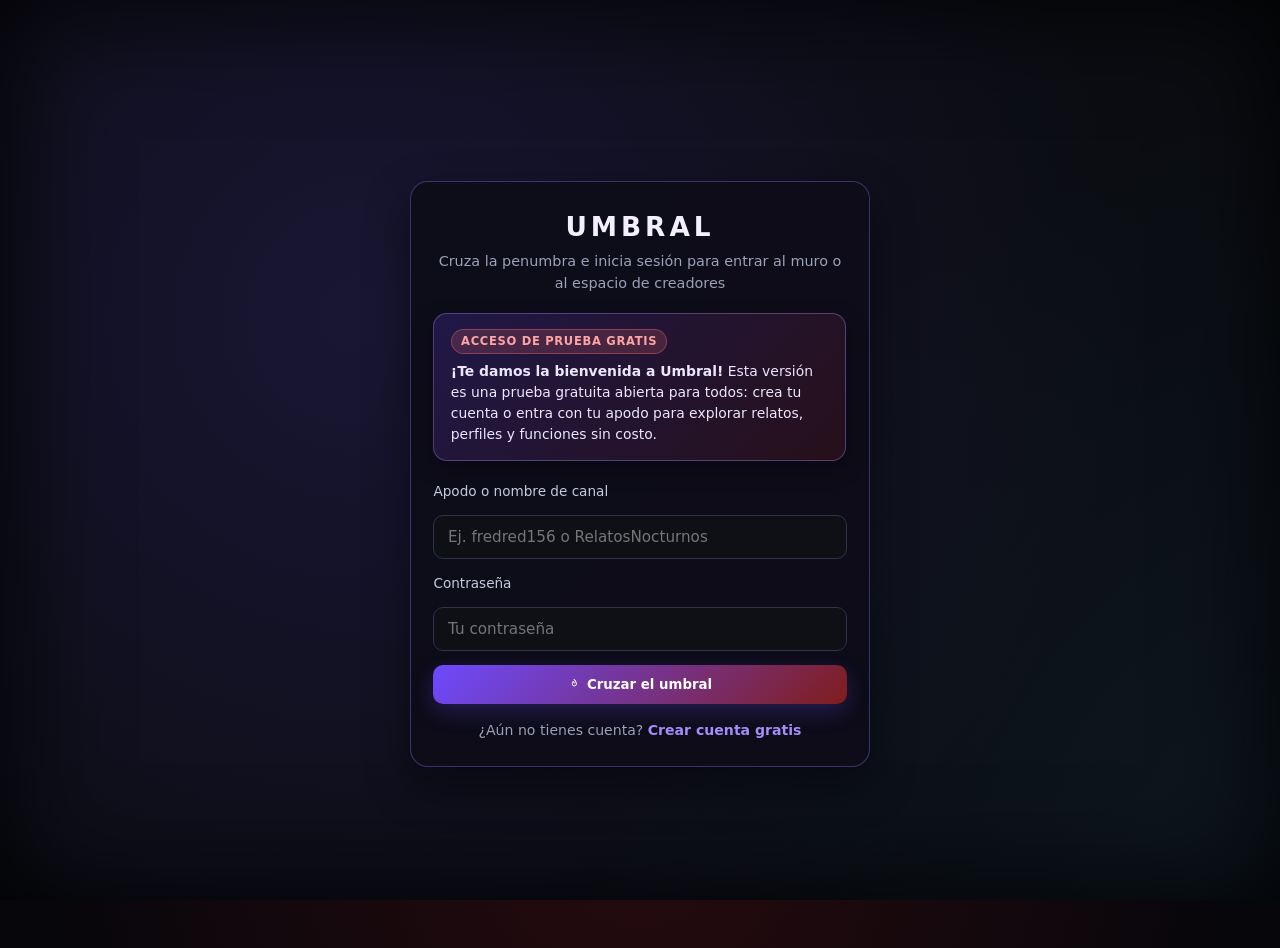
<file: editar-perfil.html>
<!DOCTYPE html>
<html lang="es">
<head>
  <meta charset="UTF-8" />
  <meta name="viewport" content="width=device-width, initial-scale=1.0" />
  <title>Umbral — Editar perfil</title>
  <link rel="stylesheet" href="styles.css" />
</head>
<body class="umbral-profile-minimal edit-profile-page">
  <div class="ambient-bg" aria-hidden="true"></div>

  <!-- Transición diagonal (esquina superior derecha -> inferior izquierda) con "U" central -->
  <div
    id="umbral-edit-diagonal-transition"
    class="umbral-diag-transition is-entering"
    aria-hidden="true"
  >
    <div class="umbral-diag-curtain"></div>
    <div class="umbral-diag-center">
      <div class="umbral-u-logo-mark" aria-label="Logo provisional Umbral">
        <span>U</span>
      </div>
      <p class="umbral-diag-label">Abriendo editor de perfil...</p>
    </div>
  </div>

  <header class="prf-topbar edit-topbar">
    <a
      href="perfil.html"
      class="prf-brand-link"
      data-transition-text="Volviendo a tu perfil..."
      data-edit-transition="diag-ne-sw"
    >
      <span class="umbral-icon umbral-icon--sm umbral-icon--accent" aria-hidden="true">
        <svg viewBox="0 0 24 24" fill="none" stroke="currentColor" stroke-width="1.85" stroke-linecap="round" stroke-linejoin="round"><path d="M12 3c2.5 3 4 5.2 4 8a4 4 0 1 1-8 0c0-1.7.7-3.2 2-4.8-.2 2 .8 3.2 2 3.2 1.1 0 2-.9 2-2.2 0-1.6-.8-2.9-2-4.2Z"></path></svg>
      </span>
      <span>UMBRAL</span>
    </a>

    <nav class="edit-topbar-nav" aria-label="Navegación de edición">
      <a href="perfil.html" class="edit-nav-pill" data-edit-transition="diag-ne-sw">
        <span class="umbral-icon umbral-icon--sm" aria-hidden="true">
          <svg viewBox="0 0 24 24" fill="none" stroke="currentColor" stroke-width="1.85" stroke-linecap="round" stroke-linejoin="round"><path d="m15 18-6-6 6-6"></path></svg>
        </span>
        <span>Volver al perfil</span>
      </a>
      <a href="index.html" class="edit-nav-pill edit-nav-pill--ghost">
        <span>Ir al muro</span>
      </a>
    </nav>
  </header>

  <main class="container edit-profile-container" id="edit-profile-root">
    <section class="panel edit-profile-panel">
      <div class="edit-profile-hero">
        <div class="edit-hero-badge">
          <span class="umbral-u-mini">U</span>
          <span>Identidad y estética en Umbral</span>
        </div>
        <h1>Editar perfil</h1>
        <p class="subtitle">
          Personaliza tu apodo, descripción, portada y avatar; los campos extra de creador y promoción se adaptan según tu rol.
        </p>
      </div>

      <form id="edit-profile-form" class="edit-profile-form">
        <div class="edit-section-card">
          <h2 class="edit-section-title">Datos principales</h2>

          <label class="field-label" for="edit-username">Apodo o nombre visible</label>
          <input
            type="text"
            id="edit-username"
            placeholder="Tu apodo en Umbral"
            required
          />

          <label class="field-label" for="edit-short-desc">¿Qué te apasiona o describe?</label>
          <input
            type="text"
            id="edit-short-desc"
            placeholder="Ej. Relatos nocturnos, misterio, terror real..."
          />
        </div>

        <div class="edit-section-card">
          <h2 class="edit-section-title">Portada y foto de perfil</h2>

          <div class="umbral-upload-card">
            <label class="umbral-upload-card-head" for="edit-banner-file">
              <span class="umbral-upload-icon-badge" aria-hidden="true">
                <svg class="umbral-icon" viewBox="0 0 24 24" fill="none" stroke="currentColor" stroke-width="1.85" stroke-linecap="round" stroke-linejoin="round"><rect x="3" y="4" width="18" height="16" rx="2.5"></rect><circle cx="8.5" cy="9.5" r="1.5"></circle><path d="m21 16-4.5-4.5L7 20"></path></svg>
              </span>
              <span class="umbral-upload-card-meta">
                <strong>Banner de portada</strong>
                <small>Imagen panorámica opcional · Máx. 2 MB</small>
              </span>
            </label>
            <input type="file" id="edit-banner-file" accept="image/*" />
            <div id="edit-banner-preview" class="edit-banner-preview">
              <img id="edit-banner-img" alt="Vista previa del banner" />
            </div>
          </div>

          <div class="umbral-upload-card">
            <label class="umbral-upload-card-head" for="edit-avatar-file">
              <span class="umbral-upload-icon-badge" aria-hidden="true">
                <svg class="umbral-icon" viewBox="0 0 24 24" fill="none" stroke="currentColor" stroke-width="1.85" stroke-linecap="round" stroke-linejoin="round"><path d="M14.5 4h-5L7 7H4a2 2 0 0 0-2 2v9a2 2 0 0 0 2 2h16a2 2 0 0 0 2-2V9a2 2 0 0 0-2-2h-3l-2.5-3Z"></path><circle cx="12" cy="13" r="3.5"></circle></svg>
              </span>
              <span class="umbral-upload-card-meta">
                <strong>Foto de perfil / avatar</strong>
                <small>Arrastra la imagen para encuadrar · Máx. 2 MB</small>
              </span>
            </label>
            <input type="file" id="edit-avatar-file" accept="image/*" />

            <div id="edit-crop-stage" class="avatar-crop-stage">
              <img id="edit-crop-img" alt="Ajustar encuadre del avatar" />
            </div>

            <div class="crop-zoom-row umbral-zoom-box">
              <label class="field-label umbral-zoom-label" for="edit-zoom-range">
                <span class="umbral-icon umbral-icon--sm umbral-icon--accent" aria-hidden="true">
                  <svg viewBox="0 0 24 24" fill="none" stroke="currentColor" stroke-width="1.85" stroke-linecap="round" stroke-linejoin="round"><circle cx="11" cy="11" r="7"></circle><path d="m20 20-3.5-3.5"></path><path d="M11 8v6"></path><path d="M8 11h6"></path></svg>
                </span>
                <span>Zoom del avatar</span>
              </label>
              <input type="range" id="edit-zoom-range" min="1" max="3" step="0.05" value="1" />
            </div>
          </div>
        </div>

        <!-- Visible solo si el usuario tiene rol creador_suscrito -->
        <div id="edit-creator-fields" class="edit-section-card edit-creator-fields" style="display: none;">
          <h2 class="edit-section-title">Perfil de Creador Suscrito y Enlaces de Promoción</h2>

          <label class="field-label" for="edit-bio">Biografía de creador</label>
          <textarea
            id="edit-bio"
            rows="3"
            placeholder="Cuéntale a la comunidad sobre tu estilo y contenido..."
          ></textarea>

          <label class="field-label" for="edit-channel">Canal o proyecto principal</label>
          <input
            type="text"
            id="edit-channel"
            placeholder="Ej. YouTube, TikTok, Podcast..."
          />

          <label class="field-label" for="edit-socials">Resumen de redes sociales</label>
          <input
            type="text"
            id="edit-socials"
            placeholder="Ej. @tu_canal o descripción breve de tus plataformas"
          />

          <label class="field-label" for="edit-youtube">Enlace de YouTube</label>
          <input
            type="text"
            id="edit-youtube"
            placeholder="https://youtube.com/@tu_canal"
          />

          <label class="field-label" for="edit-tiktok">Enlace de TikTok</label>
          <input
            type="text"
            id="edit-tiktok"
            placeholder="https://tiktok.com/@tu_usuario"
          />

          <label class="field-label" for="edit-spotify">Enlace de Spotify (Podcast)</label>
          <input
            type="text"
            id="edit-spotify"
            placeholder="https://open.spotify.com/show/..."
          />
        </div>

        <p id="edit-error" class="form-error" role="alert"></p>

        <div class="edit-form-actions">
          <a href="perfil.html" class="btn-secondary edit-cancel-link" data-edit-transition="diag-ne-sw">
            Cancelar
          </a>
          <button type="submit" class="btn-primary" id="save-profile-btn">
            <span>Guardar cambios</span>
          </button>
        </div>
      </form>
    </section>
  </main>

  <div id="umbral-transition" class="umbral-transition-overlay" aria-hidden="true">
    <div class="umbral-loader-ring"></div>
    <p id="umbral-transition-text" class="umbral-loader-label">Guardando perfil...</p>
  </div>

  <script src="icons.js"></script>
  <script src="transition.js"></script>
  <script src="storage.js"></script>
  <script src="auth-profile.js"></script>
  <script src="feed.js"></script>
</body>
</html>
</file>
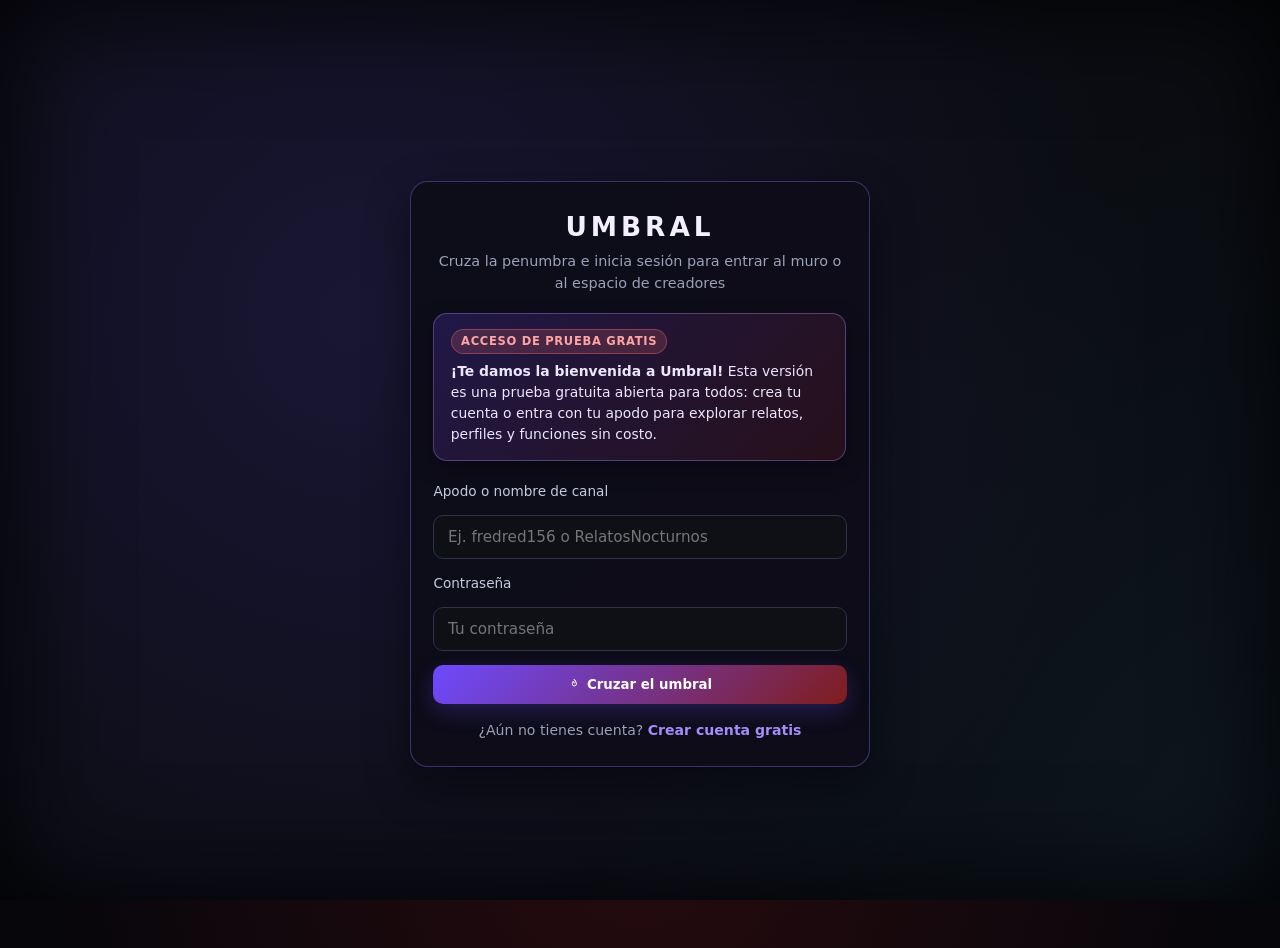
<file: login.html>
<!DOCTYPE html>
<html lang="es">
<head>
  <meta charset="UTF-8" />
  <meta name="viewport" content="width=device-width, initial-scale=1.0" />
  <title>Umbral — Iniciar sesión</title>
  <link rel="stylesheet" href="styles.css" />
</head>
<body class="umbral-horror-login">
  <div class="ambient-bg" aria-hidden="true"></div>
  <div class="umbral-horror-vignette" aria-hidden="true"></div>

  <main class="auth-page">
    <section class="auth-box umbral-horror-card">
      <div class="auth-brand">
        <h1 class="umbral-horror-title">Umbral</h1>
        <p>Cruza la penumbra e inicia sesión para entrar al muro o al espacio de creadores</p>
      </div>

      <aside class="umbral-welcome-banner" aria-label="Aviso de prueba gratuita">
        <span class="umbral-welcome-tag">Acceso de prueba gratis</span>
        <p>
          <strong>¡Te damos la bienvenida a Umbral!</strong> Esta versión es una prueba gratuita abierta para todos: crea tu cuenta o entra con tu apodo para explorar relatos, perfiles y funciones sin costo.
        </p>
      </aside>

      <form id="login-page-form">
        <label class="field-label" for="login-username">Apodo o nombre de canal</label>
        <input
          type="text"
          id="login-username"
          placeholder="Ej. fredred156 o RelatosNocturnos"
          required
        />

        <label class="field-label" for="login-password">Contraseña</label>
        <input
          type="password"
          id="login-password"
          placeholder="Tu contraseña"
          required
        />

        <p id="login-error" class="form-error" style="display: none;"></p>

        <button type="submit" class="btn-primary umbral-horror-submit">
          <span class="umbral-icon umbral-icon--sm" aria-hidden="true">
            <svg viewBox="0 0 24 24" fill="none" stroke="currentColor" stroke-width="1.85" stroke-linecap="round" stroke-linejoin="round"><path d="M12 3c2.5 3 4 5.2 4 8a4 4 0 1 1-8 0c0-1.7.7-3.2 2-4.8-.2 2 .8 3.2 2 3.2 1.1 0 2-.9 2-2.2 0-1.6-.8-2.9-2-4.2Z"></path></svg>
          </span>
          <span>Cruzar el umbral</span>
        </button>
      </form>

      <div class="auth-switch">
        ¿Aún no tienes cuenta? <a href="registro.html" data-transition-text="Abriendo registro...">Crear cuenta gratis</a>
      </div>
    </section>
  </main>

  <div id="umbral-transition" class="umbral-transition-overlay" aria-hidden="true">
    <div class="umbral-loader-ring"></div>
    <p id="umbral-transition-text" class="umbral-loader-label">Abriendo el umbral...</p>
  </div>

  <script src="icons.js"></script>
  <script src="transition.js"></script>
  <script src="storage.js"></script>
  <script src="auth-profile.js"></script>
  <script src="feed.js"></script>
</body>
</html>
</file>
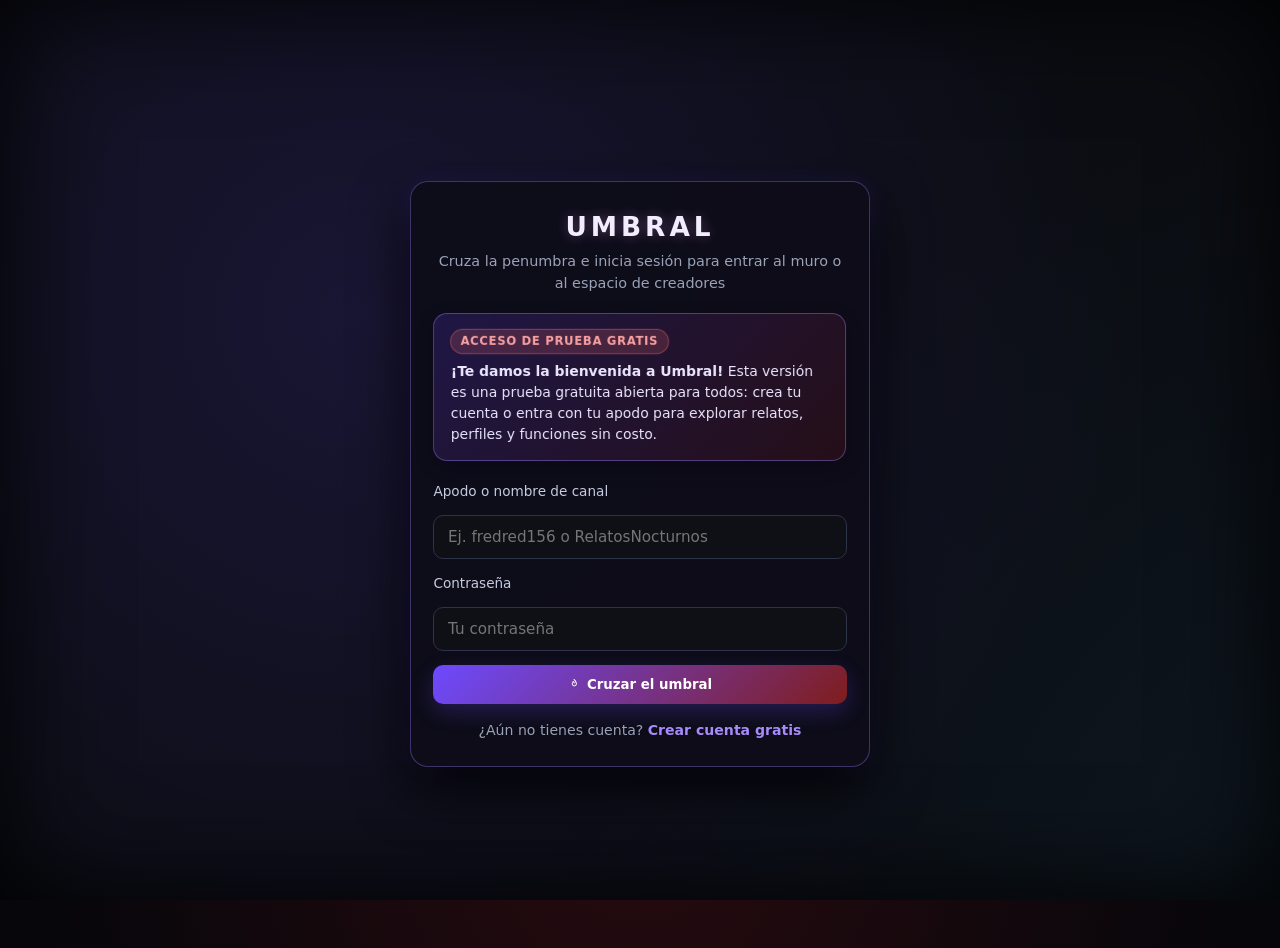
<file: perfil.html>
<!DOCTYPE html>
<html lang="es">
<head>
  <meta charset="UTF-8" />
  <meta name="viewport" content="width=device-width, initial-scale=1.0" />
  <title>Umbral — Perfil</title>
  <link rel="stylesheet" href="styles.css" />
</head>
<body class="umbral-profile-minimal">
  <div class="ambient-bg" aria-hidden="true"></div>

  <header class="prf-topbar">
    <a href="index.html" class="prf-brand-link" data-transition-text="Volviendo al muro...">
      <span class="umbral-icon umbral-icon--sm umbral-icon--accent" aria-hidden="true">
        <svg viewBox="0 0 24 24" fill="none" stroke="currentColor" stroke-width="1.85" stroke-linecap="round" stroke-linejoin="round"><path d="M12 3c2.5 3 4 5.2 4 8a4 4 0 1 1-8 0c0-1.7.7-3.2 2-4.8-.2 2 .8 3.2 2 3.2 1.1 0 2-.9 2-2.2 0-1.6-.8-2.9-2-4.2Z"></path></svg>
      </span>
      <span>UMBRAL</span>
    </a>

    <div class="prf-topbar-actions">
      <button
        type="button"
        class="umbral-plan-sim-btn"
        id="prf-simulate-plan-btn"
        title="Alternar entre usuario_estandar y creador_suscrito"
      >
        <span class="umbral-icon umbral-icon--sm" aria-hidden="true">
          <svg viewBox="0 0 24 24" fill="none" stroke="currentColor" stroke-width="1.85" stroke-linecap="round" stroke-linejoin="round"><path d="m3 17 2-9 4.5 4L12 5l2.5 7L19 8l2 9Z"></path><path d="M4 20h16"></path></svg>
        </span>
        <span id="prf-simulate-plan-label">Simular Suscripción Creador</span>
      </button>

      <!-- 1. Círculo: Chat de acuerdos -->
      <div class="prf-circle-wrap" id="prf-chat-wrap">
        <button
          type="button"
          class="prf-circle-btn"
          id="prf-chat-btn"
          aria-label="Chats de acuerdos"
          aria-expanded="false"
          title="Chats de acuerdos"
        >
          <span class="umbral-icon umbral-icon--sm" aria-hidden="true">
            <svg viewBox="0 0 24 24" fill="none" stroke="currentColor" stroke-width="1.85" stroke-linecap="round" stroke-linejoin="round"><path d="M21 12a8 8 0 0 1-8 8H4l2.2-3.3A8 8 0 1 1 21 12Z"></path></svg>
          </span>
          <span class="notif-badge is-hidden" id="prf-chat-badge">0</span>
        </button>

        <section class="prf-popover" id="prf-chat-popover" aria-label="Chats de acuerdos">
          <div class="prf-popover-head">
            <h3>Chats de acuerdos</h3>
          </div>
          <div id="prf-chat-list" class="prf-chat-list"></div>
        </section>
      </div>

      <!-- 2. Círculo: Notificaciones -->
      <div class="prf-circle-wrap" id="prf-notif-wrap">
        <button
          type="button"
          class="prf-circle-btn"
          id="prf-bell-btn"
          aria-label="Notificaciones"
          aria-expanded="false"
        >
          <span class="umbral-icon umbral-icon--sm" aria-hidden="true">
            <svg viewBox="0 0 24 24" fill="none" stroke="currentColor" stroke-width="1.85" stroke-linecap="round" stroke-linejoin="round"><path d="M15 17h5l-1.4-1.4A2 2 0 0 1 18 14.2V11a6 6 0 0 0-12 0v3.2a2 2 0 0 1-.6 1.4L4 17h5"></path><path d="M9.5 17a2.5 2.5 0 0 0 5 0"></path></svg>
          </span>
          <span class="notif-badge is-hidden" id="prf-notif-badge">0</span>
        </button>

        <section class="prf-popover" id="prf-notif-popover" aria-label="Notificaciones">
          <div class="prf-popover-head">
            <h3>Notificaciones</h3>
            <button type="button" class="btn-mini" id="prf-mark-read-btn">Marcar leídas</button>
          </div>
          <div class="fb-notif-tabs">
            <button type="button" class="fb-filter-chip is-active" id="prf-notif-all">Todas</button>
            <button type="button" class="fb-filter-chip" id="prf-notif-unread">No leídas</button>
          </div>
          <div id="prf-notifications-list" class="notifications-list"></div>
        </section>
      </div>

      <!-- 3. Círculo: Configuración de perfil -->
      <div class="prf-circle-wrap" id="prf-settings-wrap">
        <button
          type="button"
          class="prf-circle-btn"
          id="prf-settings-btn"
          aria-label="Configuración de perfil"
          aria-expanded="false"
        >
          <span class="umbral-icon umbral-icon--sm" aria-hidden="true">
            <svg viewBox="0 0 24 24" fill="none" stroke="currentColor" stroke-width="1.85" stroke-linecap="round" stroke-linejoin="round"><circle cx="12" cy="12" r="3"></circle><path d="M19.4 15a1.65 1.65 0 0 0 .33 1.82l.06.06a2 2 0 1 1-2.83 2.83l-.06-.06a1.65 1.65 0 0 0-1.82-.33 1.65 1.65 0 0 0-1 1.51V21a2 2 0 0 1-4 0v-.09a1.65 1.65 0 0 0-1-1.51 1.65 1.65 0 0 0-1.82.33l-.06.06a2 2 0 1 1-2.83-2.83l.06-.06a1.65 1.65 0 0 0 .33-1.82 1.65 1.65 0 0 0-1.51-1H3a2 2 0 0 1 0-4h.09a1.65 1.65 0 0 0 1.51-1 1.65 1.65 0 0 0-.33-1.82l-.06-.06a2 2 0 1 1 2.83-2.83l.06.06a1.65 1.65 0 0 0 1.82.33H9a1.65 1.65 0 0 0 1-1.51V3a2 2 0 0 1 4 0v.09a1.65 1.65 0 0 0 1 1.51 1.65 1.65 0 0 0 1.82-.33l.06-.06a2 2 0 1 1 2.83 2.83l-.06.06a1.65 1.65 0 0 0-.33 1.82V9a1.65 1.65 0 0 0 1.51 1H21a2 2 0 0 1 0 4h-.09a1.65 1.65 0 0 0-1.51 1z"></path></svg>
          </span>
        </button>

        <div class="prf-popover" id="prf-settings-popover" role="menu">
          <div class="prf-popover-head">
            <h3>Configuración de perfil</h3>
          </div>

          <a
            href="suscripcion.html"
            class="prf-action-row"
            style="text-decoration: none;"
            data-transition-text="Abriendo Suscripción Beta..."
          >
            <span>
              <strong>Suscripción Creador VIP</strong>
              <small>Gestiona tu plan y tu 1er mes gratis Beta</small>
            </span>
            <span class="prf-pill">VIP</span>
          </a>

          <button type="button" class="prf-action-row" id="prf-toggle-follow-list">
            <span>
              <strong>Listas de seguidores visibles</strong>
              <small>Muestra u oculta tus seguidores y seguidos</small>
            </span>
            <span class="prf-pill" id="prf-follow-list-pill">Activa</span>
          </button>

          <button type="button" class="prf-action-row" id="prf-toggle-creators-rail">
            <span>
              <strong>Panel lateral de creadores</strong>
              <small>Muestra u oculta favoritos y creadores aquí</small>
            </span>
            <span class="prf-pill" id="prf-creators-rail-pill">Visible</span>
          </button>

          <button type="button" class="prf-action-row" id="prf-go-edit-profile">
            <span>
              <strong>Editar datos, enlaces, avatar o banner</strong>
              <small>Abre el editor completo de tu perfil</small>
            </span>
            <span class="prf-pill">Abrir</span>
          </button>

          <button type="button" class="prf-action-row" id="prf-clear-read-notifs">
            <span>
              <strong>Limpiar notificaciones leídas</strong>
              <small>Borra solo las notificaciones ya marcadas</small>
            </span>
            <span class="prf-pill">Limpiar</span>
          </button>
        </div>
      </div>
    </div>
  </header>

  <main class="container" id="profile-page-root">
    <section class="panel" id="profile-card-container"></section>
  </main>

  <!-- Modal de chat de acuerdo en Perfil -->
  <div class="modal-backdrop" id="prf-chat-modal" aria-hidden="true">
    <div
      class="modal-card chat-modal-card"
      role="dialog"
      aria-modal="true"
      aria-labelledby="prf-chat-modal-title"
    >
      <div class="modal-header">
        <h3 id="prf-chat-modal-title">Chat del acuerdo</h3>
        <button type="button" class="icon-close" id="prf-close-chat-btn" aria-label="Cerrar chat">
          <span class="umbral-icon umbral-icon--sm" aria-hidden="true">
            <svg viewBox="0 0 24 24" fill="none" stroke="currentColor" stroke-width="1.85" stroke-linecap="round" stroke-linejoin="round"><path d="M6 6l12 12"></path><path d="M18 6 6 18"></path></svg>
          </span>
        </button>
      </div>

      <p class="modal-subtitle chat-context-subtitle" id="prf-chat-subtitle"></p>

      <div id="prf-chat-messages" class="chat-messages"></div>

      <form id="prf-chat-form" class="chat-form">
        <input
          type="text"
          id="prf-chat-input"
          placeholder="Escribe un mensaje para coordinar..."
          autocomplete="off"
          required
        />
        <button type="submit" class="btn-primary chat-send-btn">
          <span>Enviar</span>
        </button>
      </form>
    </div>
  </div>

  <!-- Modal de compartir publicación -->
  <div class="modal-backdrop" id="share-post-modal" aria-hidden="true">
    <div
      class="modal-card share-post-modal-card"
      role="dialog"
      aria-modal="true"
      aria-labelledby="share-post-modal-title"
    >
      <div class="modal-header">
        <h3 id="share-post-modal-title">Compartir</h3>
        <button type="button" class="icon-close" id="close-share-post-btn" aria-label="Cerrar compartir">
          <span class="umbral-icon umbral-icon--sm" aria-hidden="true">
            <svg viewBox="0 0 24 24" fill="none" stroke="currentColor" stroke-width="1.85" stroke-linecap="round" stroke-linejoin="round"><path d="M6 6l12 12"></path><path d="M18 6 6 18"></path></svg>
          </span>
        </button>
      </div>

      <div class="share-post-body">
        <div class="share-user-bar">
          <span class="fb-mini-rail-avatar" id="share-modal-avatar">U</span>
          <div class="share-user-meta">
            <strong id="share-modal-username">Usuario</strong>
            <div class="share-scope-row">
              <span class="share-chip-pill">Perfil</span>
              <div class="select-wrapper share-privacy-select-wrap">
                <select id="share-privacy-select" aria-label="Visibilidad al compartir">
                  <option value="Público">Público</option>
                  <option value="Seguidores">Seguidores</option>
                </select>
              </div>
            </div>
          </div>
        </div>

        <form id="share-post-form" class="share-post-form">
          <textarea
            id="share-comment-input"
            rows="2"
            placeholder="Haz un comentario..."
          ></textarea>
          <p class="share-status-note" id="share-modal-status"></p>
          <div class="share-submit-row">
            <button type="submit" class="btn-primary share-now-btn" id="share-now-btn">
              <span>Compartir ahora</span>
            </button>
          </div>
        </form>

        <div class="share-section-block">
          <div class="share-section-title">Enviar por chat de acuerdos</div>
          <div id="share-contacts-row" class="share-contacts-row"></div>
        </div>

        <div class="share-section-block">
          <div class="share-section-title">Compartir en</div>
          <div class="share-targets-grid" id="share-targets-grid">
            <button type="button" class="share-target-btn" data-share-target="perfil">
              <span class="share-target-icon">
                <svg viewBox="0 0 24 24" fill="none" stroke="currentColor" stroke-width="1.85" stroke-linecap="round" stroke-linejoin="round"><circle cx="12" cy="8" r="4"></circle><path d="M4 20a8 8 0 0 1 16 0"></path></svg>
              </span>
              <span>Tu perfil</span>
            </button>

            <button type="button" class="share-target-btn" data-share-target="acuerdos">
              <span class="share-target-icon">
                <svg viewBox="0 0 24 24" fill="none" stroke="currentColor" stroke-width="1.85" stroke-linecap="round" stroke-linejoin="round"><path d="M21 12a8 8 0 0 1-8 8H4l2.2-3.3A8 8 0 1 1 21 12Z"></path></svg>
              </span>
              <span>Acuerdos</span>
            </button>

            <button type="button" class="share-target-btn" data-share-target="copiar">
              <span class="share-target-icon">
                <svg viewBox="0 0 24 24" fill="none" stroke="currentColor" stroke-width="1.85" stroke-linecap="round" stroke-linejoin="round"><path d="M10 13a5 5 0 0 0 7.54.54l3-3a5 5 0 0 0-7.07-7.07l-1.72 1.71"></path><path d="M14 11a5 5 0 0 0-7.54-.54l-3 3a5 5 0 0 0 7.07 7.07l1.71-1.71"></path></svg>
              </span>
              <span>Copiar enlace</span>
            </button>

            <button type="button" class="share-target-btn" data-share-target="creadores">
              <span class="share-target-icon">
                <svg viewBox="0 0 24 24" fill="none" stroke="currentColor" stroke-width="1.85" stroke-linecap="round" stroke-linejoin="round"><path d="m3 11 14-5v12L3 13v-2Z"></path><path d="M17 9a3 3 0 0 1 0 6"></path></svg>
              </span>
              <span>Creadores</span>
            </button>

            <button type="button" class="share-target-btn" data-share-target="relatos">
              <span class="share-target-icon">
                <svg viewBox="0 0 24 24" fill="none" stroke="currentColor" stroke-width="1.85" stroke-linecap="round" stroke-linejoin="round"><path d="M8 4h10a2 2 0 0 1 2 2v12a2 2 0 0 1-2 2H6a2 2 0 0 1-2-2V8"></path></svg>
              </span>
              <span>Relatos</span>
            </button>
          </div>
        </div>
      </div>
    </div>
  </div>

  <!-- Modal de detalle y comentarios de publicación -->
  <div class="modal-backdrop" id="post-detail-modal" aria-hidden="true">
    <div
      class="modal-card post-detail-modal-card"
      role="dialog"
      aria-modal="true"
      aria-labelledby="post-detail-modal-title"
    >
      <div class="modal-header">
        <h3 id="post-detail-modal-title">Publicación</h3>
        <button type="button" class="icon-close" id="close-post-detail-btn" aria-label="Cerrar publicación">
          <span class="umbral-icon umbral-icon--sm" aria-hidden="true">
            <svg viewBox="0 0 24 24" fill="none" stroke="currentColor" stroke-width="1.85" stroke-linecap="round" stroke-linejoin="round"><path d="M6 6l12 12"></path><path d="M18 6 6 18"></path></svg>
          </span>
        </button>
      </div>

      <div id="post-detail-body" class="post-detail-scroll-body"></div>

      <form id="post-comment-form" class="post-comment-composer">
        <div id="post-comment-attachment-preview" class="post-comment-attachment-preview"></div>
        <div class="post-comment-input-row">
          <input
            type="file"
            id="post-comment-file"
            accept="image/*,video/*"
            class="is-hidden"
          />
          <button
            type="button"
            class="post-clip-btn"
            id="post-comment-clip-btn"
            aria-label="Adjuntar imagen o video"
            title="Adjuntar imagen o video"
          >
            <span class="umbral-icon umbral-icon--sm" aria-hidden="true">
              <svg viewBox="0 0 24 24" fill="none" stroke="currentColor" stroke-width="1.85" stroke-linecap="round" stroke-linejoin="round"><path d="m21.44 11.05-9.19 9.19a6 6 0 0 1-8.49-8.49l8.57-8.57A4 4 0 1 1 18 8.84l-8.59 8.57a2 2 0 0 1-2.83-2.83l8.49-8.48"></path></svg>
            </span>
          </button>
          <input
            type="text"
            id="post-comment-input"
            placeholder="Escribe un comentario..."
            autocomplete="off"
          />
          <button
            type="submit"
            class="post-comment-send-btn"
            aria-label="Enviar comentario"
            title="Enviar comentario"
          >
            <span class="umbral-icon umbral-icon--sm" aria-hidden="true">
              <svg viewBox="0 0 24 24" fill="none" stroke="currentColor" stroke-width="1.85" stroke-linecap="round" stroke-linejoin="round"><path d="m22 2-7 20-4-9-9-4Z"></path><path d="M22 2 11 13"></path></svg>
            </span>
          </button>
        </div>
      </form>
    </div>
  </div>

  <div id="umbral-transition" class="umbral-transition-overlay" aria-hidden="true">
    <div class="umbral-loader-ring"></div>
    <p id="umbral-transition-text" class="umbral-loader-label">Abriendo el umbral...</p>
  </div>

  <script src="icons.js"></script>
  <script src="transition.js"></script>
  <script src="storage.js"></script>
  <script src="auth-profile.js"></script>
  <script src="feed.js"></script>
</body>
</html>
</file>
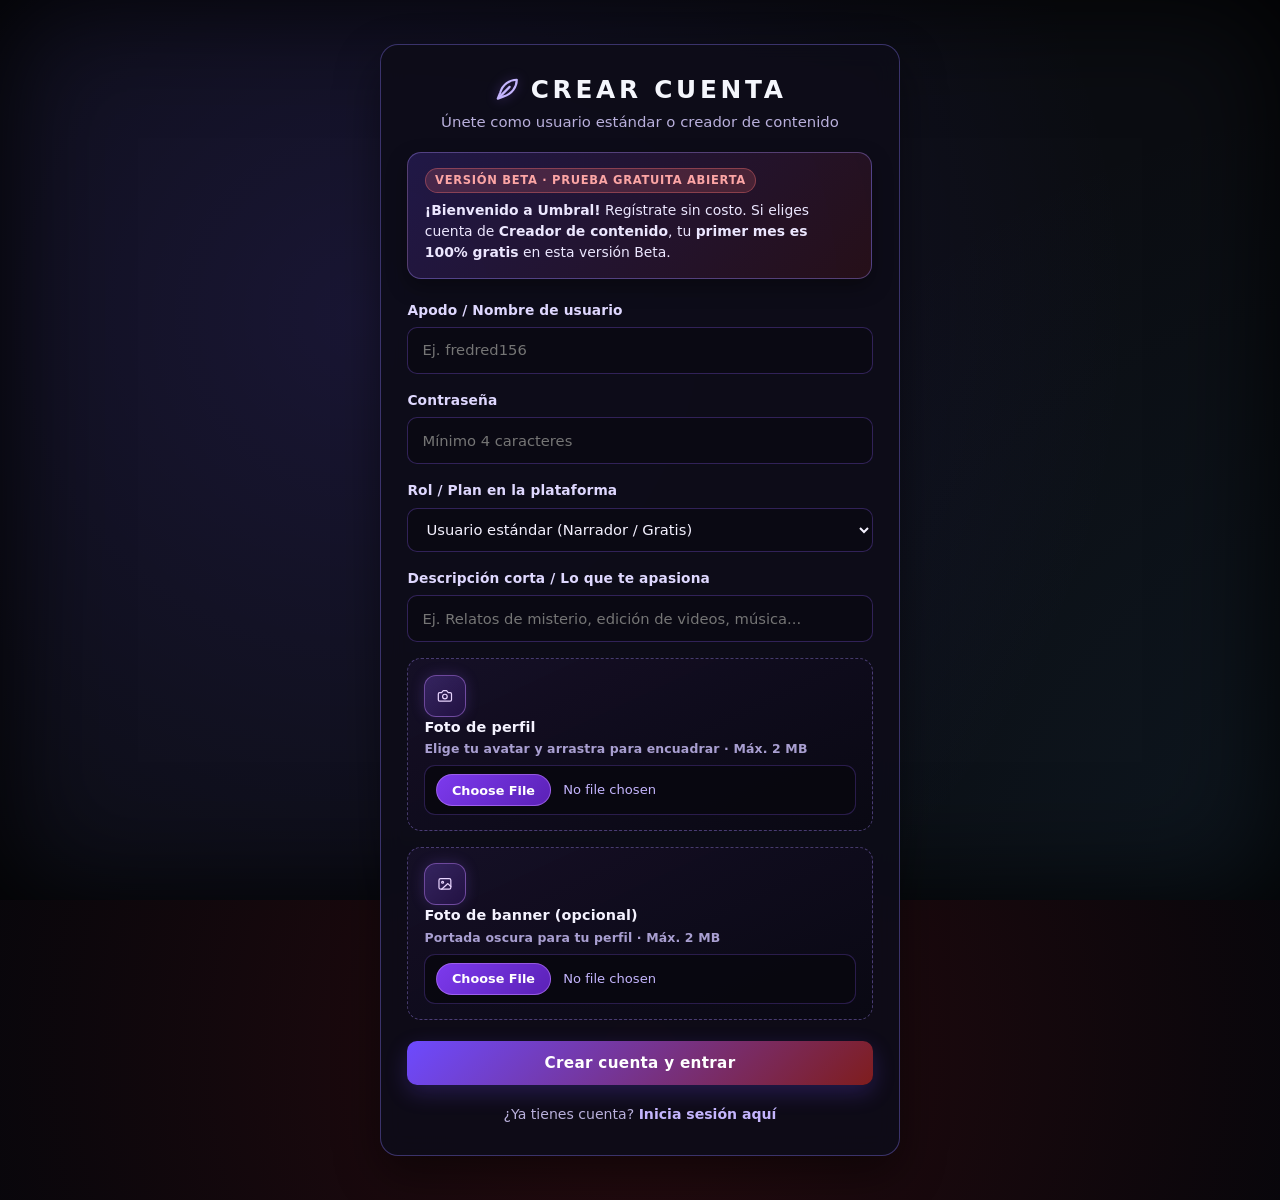
<file: registro.html>
<!DOCTYPE html>
<html lang="es">
<head>
  <meta charset="UTF-8" />
  <meta name="viewport" content="width=device-width, initial-scale=1.0" />
  <title>Registro — Umbral</title>
  <link rel="stylesheet" href="styles.css" />
  <style>
    .umbral-horror-card h1,
    .umbral-horror-card .auth-subtitle,
    .umbral-horror-card .auth-footer {
      text-align: center;
    }

    .umbral-horror-card .auth-subtitle {
      margin-top: 0.35rem;
      margin-bottom: 1rem;
      color: #c9c1f0;
      font-size: 0.92rem;
    }

    .umbral-horror-card .auth-footer {
      margin-top: 1.15rem;
      color: #c9c1f0;
      font-size: 0.88rem;
    }

    .umbral-horror-card .auth-footer a {
      color: #c4b5fd;
      font-weight: 700;
      text-decoration: none;
    }

    .umbral-horror-card .auth-footer a:hover {
      color: #fca5a5;
      text-decoration: underline;
    }
  </style>
</head>
<body class="umbral-horror-login">
  <div class="ambient-bg" aria-hidden="true"></div>
  <div class="umbral-horror-vignette" aria-hidden="true"></div>

  <div class="auth-wrapper">
    <div class="auth-card umbral-horror-card">
      <h1 class="umbral-horror-title">
        <span class="umbral-icon umbral-icon--accent" aria-hidden="true">
          <svg viewBox="0 0 24 24" fill="none" stroke="currentColor" stroke-width="1.85" stroke-linecap="round" stroke-linejoin="round"><path d="M20 4c-6 0-12 4-14 11l-2 5 5-2c7-2 11-8 11-14Z"></path><path d="m14 10-8 8"></path></svg>
        </span>
        <span>Crear cuenta</span>
      </h1>
      <p class="auth-subtitle">Únete como usuario estándar o creador de contenido</p>

      <aside class="umbral-welcome-banner" aria-label="Aviso de prueba gratuita">
        <span class="umbral-welcome-tag">Versión Beta · Prueba gratuita abierta</span>
        <p>
          <strong>¡Bienvenido a Umbral!</strong> Regístrate sin costo. Si eliges cuenta de <strong>Creador de contenido</strong>, tu <strong>primer mes es 100% gratis</strong> en esta versión Beta.
        </p>
      </aside>

      <form id="register-page-form" class="form-grid" novalidate>
        <div class="field">
          <label for="reg-username">Apodo / Nombre de usuario</label>
          <input id="reg-username" type="text" placeholder="Ej. fredred156" required />
        </div>

        <div class="field">
          <label for="reg-password">Contraseña</label>
          <input id="reg-password" type="password" placeholder="Mínimo 4 caracteres" required />
        </div>

        <div class="field">
          <label for="reg-role">Rol / Plan en la plataforma</label>
          <select id="reg-role">
            <option value="usuario_estandar">Usuario estándar (Narrador / Gratis)</option>
            <option value="creador_suscrito">Creador de contenido (Suscrito · 1er mes Beta GRATIS)</option>
          </select>
        </div>

        <div class="field">
          <label for="reg-short-desc">Descripción corta / Lo que te apasiona</label>
          <input
            id="reg-short-desc"
            type="text"
            placeholder="Ej. Relatos de misterio, edición de videos, música..."
          />
        </div>

        <div id="reg-creator-fields" class="form-grid" style="display: none;">
          <div class="umbral-reg-beta-box">
            <span class="umbral-beta-pill">VERSIÓN BETA · 1ER MES GRATIS ($0 USD)</span>
            <p>
              Al crear tu cuenta de <strong>Creador Suscrito</strong> se activa automáticamente tu <strong>primer mes gratis ($0 USD)</strong> con insignia verificada, Bóveda 24h, Reserva de relatos por 7 días, descarga de guiones <code>.txt</code> y Convocatorias VIP. Luego podrás renovar por $9.99 USD/mes o cambiar a plan gratuito cuando quieras.
            </p>
          </div>

          <div class="field">
            <label for="reg-channel">Nombre de canal o proyecto</label>
            <input id="reg-channel" type="text" placeholder="Ej. Glitch Core / YouTube" />
          </div>

          <div class="field">
            <label for="reg-socials">Redes sociales o descripción</label>
            <input id="reg-socials" type="text" placeholder="Ej. TikTok, YouTube, Spotify..." />
          </div>

          <div class="field">
            <label for="reg-youtube">Enlace de YouTube (opcional)</label>
            <input id="reg-youtube" type="text" placeholder="https://youtube.com/@tu_canal" />
          </div>

          <div class="field">
            <label for="reg-tiktok">Enlace de TikTok (opcional)</label>
            <input id="reg-tiktok" type="text" placeholder="https://tiktok.com/@tu_usuario" />
          </div>

          <div class="field">
            <label for="reg-spotify">Enlace de Spotify (opcional)</label>
            <input id="reg-spotify" type="text" placeholder="https://open.spotify.com/show/..." />
          </div>

          <div class="field">
            <label for="reg-bio">Biografía de creador</label>
            <textarea
              id="reg-bio"
              rows="3"
              placeholder="Cuéntale a la comunidad qué tipo de contenido creas..."
            ></textarea>
          </div>
        </div>

        <div class="field umbral-upload-card">
          <label class="umbral-upload-card-head" for="reg-avatar-file">
            <span class="umbral-upload-icon-badge" aria-hidden="true">
              <svg class="umbral-icon" viewBox="0 0 24 24" fill="none" stroke="currentColor" stroke-width="1.85" stroke-linecap="round" stroke-linejoin="round"><path d="M14.5 4h-5L7 7H4a2 2 0 0 0-2 2v9a2 2 0 0 0 2 2h16a2 2 0 0 0 2-2V9a2 2 0 0 0-2-2h-3l-2.5-3Z"></path><circle cx="12" cy="13" r="3.5"></circle></svg>
            </span>
            <span class="umbral-upload-card-meta">
              <strong>Foto de perfil</strong>
              <small>Elige tu avatar y arrastra para encuadrar · Máx. 2 MB</small>
            </span>
          </label>
          <input id="reg-avatar-file" type="file" accept="image/*" />

          <div id="reg-crop-stage" class="avatar-crop-stage" style="display: none;">
            <img id="reg-crop-img" alt="Vista previa de recorte de perfil" />
          </div>

          <div class="field umbral-zoom-box" style="display: none;">
            <label class="umbral-zoom-label" for="reg-zoom-range">
              <span class="umbral-icon umbral-icon--sm umbral-icon--accent" aria-hidden="true">
                <svg viewBox="0 0 24 24" fill="none" stroke="currentColor" stroke-width="1.85" stroke-linecap="round" stroke-linejoin="round"><circle cx="11" cy="11" r="7"></circle><path d="m20 20-3.5-3.5"></path><path d="M11 8v6"></path><path d="M8 11h6"></path></svg>
              </span>
              <span>Zoom / encuadre (arrastra la foto para centrar)</span>
            </label>
            <input
              id="reg-zoom-range"
              type="range"
              min="1"
              max="3"
              step="0.05"
              value="1"
            />
          </div>
        </div>

        <div class="field umbral-upload-card">
          <label class="umbral-upload-card-head" for="reg-banner-file">
            <span class="umbral-upload-icon-badge" aria-hidden="true">
              <svg class="umbral-icon" viewBox="0 0 24 24" fill="none" stroke="currentColor" stroke-width="1.85" stroke-linecap="round" stroke-linejoin="round"><rect x="3" y="4" width="18" height="16" rx="2.5"></rect><circle cx="8.5" cy="9.5" r="1.5"></circle><path d="m21 16-4.5-4.5L7 20"></path></svg>
            </span>
            <span class="umbral-upload-card-meta">
              <strong>Foto de banner (opcional)</strong>
              <small>Portada oscura para tu perfil · Máx. 2 MB</small>
            </span>
          </label>
          <input id="reg-banner-file" type="file" accept="image/*" />
          <div id="reg-banner-preview" class="banner-upload-preview">
            <img id="reg-banner-img" alt="Vista previa del banner" />
          </div>
        </div>

        <p id="reg-error" class="form-error" style="display: none;"></p>

        <button type="submit" class="btn-primary umbral-horror-submit">Crear cuenta y entrar</button>
      </form>

      <p class="auth-footer">
        ¿Ya tienes cuenta? <a href="login.html" data-transition-text="Volviendo al inicio de sesión...">Inicia sesión aquí</a>
      </p>
    </div>
  </div>

  <div id="umbral-transition" class="umbral-transition-overlay" aria-hidden="true">
    <div class="umbral-loader-ring"></div>
    <p id="umbral-transition-text" class="umbral-loader-label">Abriendo el umbral...</p>
  </div>

  <script src="icons.js"></script>
  <script src="transition.js"></script>
  <script src="storage.js"></script>
  <script src="auth-profile.js"></script>
  <script src="feed.js"></script>
</body>
</html>
</file>
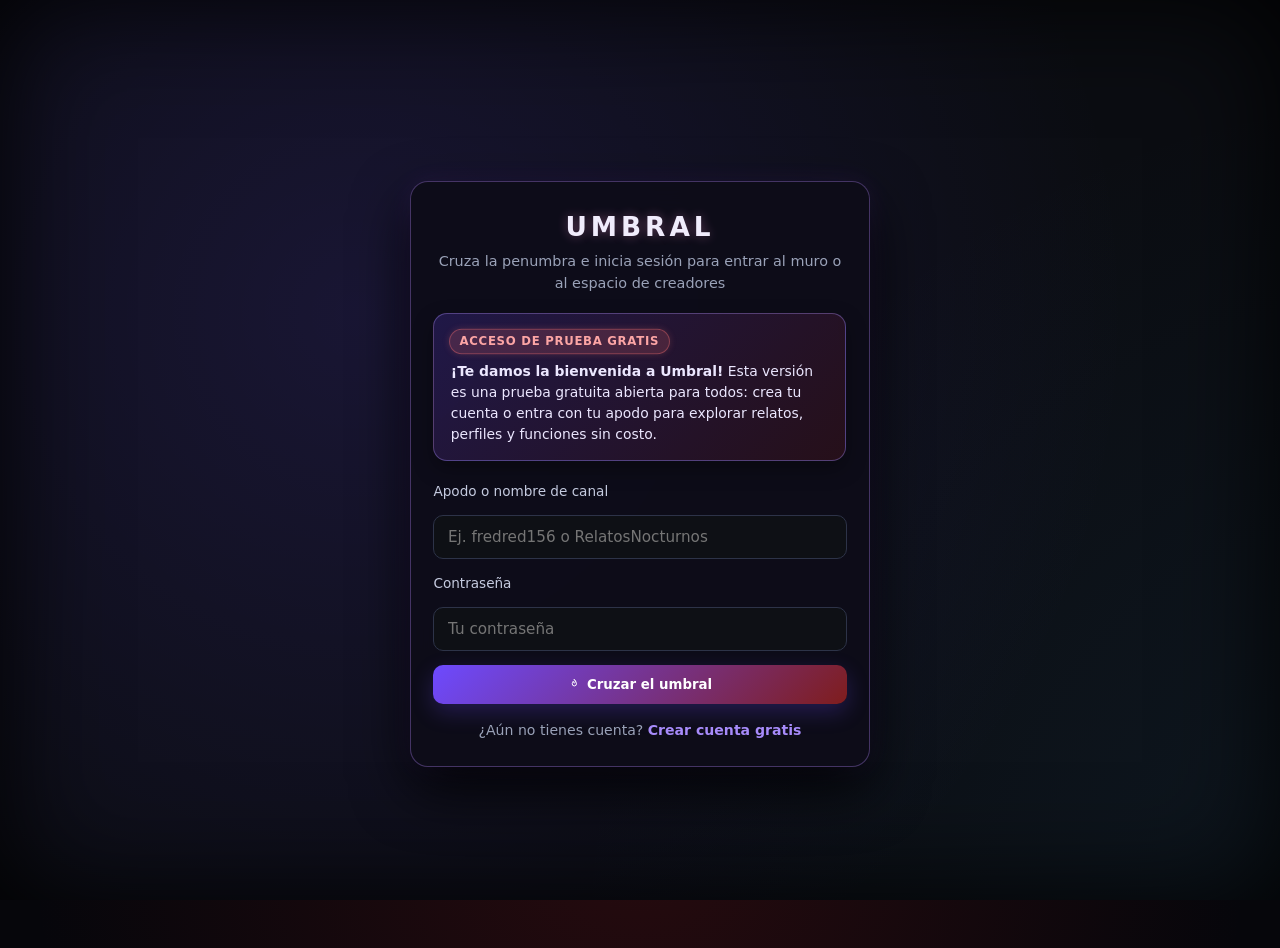
<file: suscripcion.html>
<!DOCTYPE html>
<html lang="es">
<head>
  <meta charset="UTF-8" />
  <meta name="viewport" content="width=device-width, initial-scale=1.0" />
  <title>Umbral — Suscripción Creador (1er mes Beta Gratis)</title>
  <link rel="stylesheet" href="styles.css" />
</head>
<body class="umbral-profile-minimal umbral-sub-page">
  <div class="ambient-bg" aria-hidden="true"></div>

  <header class="prf-topbar">
    <a href="index.html" class="prf-brand-link" data-transition-text="Volviendo al muro...">
      <span class="umbral-icon umbral-icon--sm umbral-icon--accent" aria-hidden="true">
        <svg viewBox="0 0 24 24" fill="none" stroke="currentColor" stroke-width="1.85" stroke-linecap="round" stroke-linejoin="round"><path d="M12 3c2.5 3 4 5.2 4 8a4 4 0 1 1-8 0c0-1.7.7-3.2 2-4.8-.2 2 .8 3.2 2 3.2 1.1 0 2-.9 2-2.2 0-1.6-.8-2.9-2-4.2Z"></path></svg>
      </span>
      <span>UMBRAL</span>
    </a>

    <nav class="edit-topbar-nav" aria-label="Navegación de suscripción">
      <a href="index.html" class="edit-nav-pill edit-nav-pill--ghost" data-transition-text="Volviendo al muro...">
        <span>Ir al muro</span>
      </a>
      <a href="perfil.html" class="edit-nav-pill" data-transition-text="Abriendo tu perfil...">
        <span class="umbral-icon umbral-icon--sm" aria-hidden="true">
          <svg viewBox="0 0 24 24" fill="none" stroke="currentColor" stroke-width="1.85" stroke-linecap="round" stroke-linejoin="round"><circle cx="12" cy="8" r="4"></circle><path d="M4 20a8 8 0 0 1 16 0"></path></svg>
        </span>
        <span>Mi perfil</span>
      </a>
    </nav>
  </header>

  <main class="umbral-sub-shell" id="subscription-page-root">
    <!-- Banner de bienvenida tras crear una cuenta de creador -->
    <section class="umbral-sub-beta-welcome is-hidden" id="sub-beta-welcome-box">
      <div class="umbral-sub-beta-welcome-copy">
        <span class="umbral-beta-pill">VERSIÓN BETA · PRIMER MES GRATIS</span>
        <h2>¡Tu cuenta de Creador ha sido creada con 1 mes GRATIS!</h2>
        <p>
          Por estar en la etapa Beta de Umbral, tu primer mes como <strong>Creador Suscrito</strong> tiene costo de <strong>$0 USD</strong>. Ya puedes configurar tus enlaces promocionales o entrar directo al muro.
        </p>
      </div>
      <a href="index.html" class="btn-primary umbral-beta-enter-btn" data-transition-text="Entrando al muro...">
        <span>Entrar al muro ahora</span>
      </a>
    </section>

    <!-- Hero superior -->
    <section class="umbral-sub-hero">
      <div class="umbral-sub-badge">
        <span class="umbral-icon umbral-icon--sm" aria-hidden="true">
          <svg viewBox="0 0 24 24" fill="none" stroke="currentColor" stroke-width="1.85" stroke-linecap="round" stroke-linejoin="round"><path d="m3 17 2-9 4.5 4L12 5l2.5 7L19 8l2 9Z"></path><path d="M4 20h16"></path></svg>
        </span>
        <span>Versión Beta · 1er Mes Gratis para Creadores</span>
      </div>

      <h1>Desbloquea la Bóveda de Terror de Umbral</h1>
      <p class="umbral-sub-subtitle">
        Prueba la membresía de Creador Suscrito <strong>totalmente gratis durante tu primer mes en Beta</strong>. Accede 24h antes a los relatos, reserva por 7 días, descarga guiones con licencia y fija tus Convocatorias VIP.
      </p>

      <div class="umbral-sub-status-banner" id="sub-current-status-banner">
        <div class="umbral-sub-status-user">
          <span class="fb-mini-rail-avatar" id="sub-user-avatar">U</span>
          <div>
            <strong id="sub-user-name">Cargando usuario...</strong>
            <small id="sub-user-plan-desc">Verificando plan actual...</small>
          </div>
        </div>
        <span class="umbral-sub-status-pill" id="sub-status-pill">Estándar</span>
      </div>
    </section>

    <!-- Comparativa de planes -->
    <section class="umbral-sub-plans-grid" aria-label="Comparativa de planes">
      <!-- Plan Gratuito -->
      <article class="umbral-plan-card" id="plan-card-free">
        <div class="umbral-plan-head">
          <span class="umbral-plan-tag">usuario_estandar</span>
          <h2>Plan Gratuito</h2>
          <div class="umbral-plan-price">
            <strong>$0</strong>
            <span>/ mes siempre</span>
          </div>
          <p class="umbral-plan-desc">Ideal para narradores y lectores de la comunidad.</p>
        </div>

        <ul class="umbral-plan-features">
          <li>
            <span class="umbral-feat-check">✓</span>
            <span>Publicar relatos, imágenes, me gusta y comentarios</span>
          </li>
          <li>
            <span class="umbral-feat-check">✓</span>
            <span>Videos cortos de hasta 5 MB y 60 segundos</span>
          </li>
          <li>
            <span class="umbral-feat-check">✓</span>
            <span>Acceso al muro público (tras 24h de acceso anticipado)</span>
          </li>
          <li class="is-muted">
            <span class="umbral-feat-lock">✕</span>
            <span>Sin acceso a Bóveda Creadores ni Reserva de 7 días</span>
          </li>
          <li class="is-muted">
            <span class="umbral-feat-lock">✕</span>
            <span>Sin insignia de verificación ni Convocatorias VIP</span>
          </li>
        </ul>

        <button type="button" class="btn-secondary umbral-plan-btn" id="btn-choose-free">
          Usar plan gratuito
        </button>
      </article>

      <!-- Plan Creador Suscrito (1er mes gratis) -->
      <article class="umbral-plan-card is-featured" id="plan-card-creator">
        <div class="umbral-plan-ribbon">Beta: 1er Mes Gratis</div>
        <div class="umbral-plan-head">
          <span class="umbral-plan-tag is-creator">creador_suscrito</span>
          <h2>Creador Suscrito VIP</h2>
          <div class="umbral-plan-price">
            <strong id="sub-card-price-main">$0</strong>
            <span id="sub-card-price-sub">1er mes (Beta) · luego $9.99/mes</span>
          </div>
          <p class="umbral-plan-desc">El primer mes es completamente gratis durante la versión Beta. Cancela cuando quieras.</p>
        </div>

        <ul class="umbral-plan-features">
          <li>
            <span class="umbral-feat-check">✓</span>
            <span><strong>Primer mes 100% gratis</strong> ($0 USD en la versión Beta)</span>
          </li>
          <li>
            <span class="umbral-feat-check">✓</span>
            <span><strong>Insignia verificada</strong> junto a tu nombre en todo Umbral</span>
          </li>
          <li>
            <span class="umbral-feat-check">✓</span>
            <span><strong>Bóveda Creadores (24h)</strong>: lee relatos recién publicados antes que el público</span>
          </li>
          <li>
            <span class="umbral-feat-check">✓</span>
            <span><strong>Reserva exclusiva (7 días)</strong> + descarga de guion <code>.txt</code> con licencia</span>
          </li>
          <li>
            <span class="umbral-feat-check">✓</span>
            <span><strong>Videos largos</strong> de hasta 25 MB y 10 minutos de duración</span>
          </li>
          <li>
            <span class="umbral-feat-check">✓</span>
            <span><strong>Convocatorias VIP</strong> fijadas arriba con alerta para toda la comunidad</span>
          </li>
          <li>
            <span class="umbral-feat-check">✓</span>
            <span><strong>Enlaces de promoción</strong> (YouTube, TikTok, Spotify) en perfil y relatos reservados</span>
          </li>
        </ul>

        <button type="button" class="btn-primary umbral-plan-btn" id="btn-scroll-checkout">
          Activar 1er Mes Gratis
        </button>
      </article>
    </section>

    <!-- Panel de Checkout Simulado / Gestión Activa -->
    <section class="panel umbral-sub-checkout-panel" id="sub-checkout-section">
      <div class="umbral-checkout-header">
        <h2 id="sub-checkout-title">Activar tu Primer Mes Gratis de Creador (Beta)</h2>
        <p id="sub-checkout-subtitle">
          Versión Beta: tu primer mes no tiene ningún costo ($0 USD). Configura tu canal y enlaces promocionales para activar los beneficios al instante.
        </p>
      </div>

      <form id="subscription-checkout-form" class="umbral-checkout-form">
        <div class="umbral-checkout-grid">
          <div class="edit-section-card">
            <h3 class="edit-section-title">1. Tu proyecto y enlaces de promoción</h3>

            <label class="field-label" for="sub-channel-name">Nombre de tu canal o podcast</label>
            <input
              type="text"
              id="sub-channel-name"
              placeholder="Ej. Relatos de Medianoche"
              required
            />

            <label class="field-label" for="sub-youtube-url">YouTube (opcional)</label>
            <input
              type="text"
              id="sub-youtube-url"
              placeholder="https://youtube.com/@tu_canal"
            />

            <label class="field-label" for="sub-tiktok-url">TikTok (opcional)</label>
            <input
              type="text"
              id="sub-tiktok-url"
              placeholder="https://tiktok.com/@tu_usuario"
            />

            <label class="field-label" for="sub-spotify-url">Spotify (opcional)</label>
            <input
              type="text"
              id="sub-spotify-url"
              placeholder="https://open.spotify.com/show/..."
            />
          </div>

          <div class="edit-section-card">
            <h3 class="edit-section-title">2. Activación y método para renovación</h3>

            <div class="umbral-pay-methods" id="sub-pay-methods">
              <label class="umbral-pay-option is-selected" id="sub-beta-free-option">
                <input type="radio" name="pay-method" value="Pase Beta (1er Mes Gratis)" checked />
                <span>Pase Beta · Primer mes gratis ($0 USD)</span>
              </label>
              <label class="umbral-pay-option">
                <input type="radio" name="pay-method" value="Tarjeta (Simulada)" />
                <span>Tarjeta de crédito / débito (Simulada)</span>
              </label>
              <label class="umbral-pay-option">
                <input type="radio" name="pay-method" value="PayPal (Simulado)" />
                <span>PayPal (Simulado)</span>
              </label>
            </div>

            <div id="sub-beta-free-info" class="umbral-beta-free-info">
              No necesitas tarjeta para probar el primer mes en la versión Beta. Tu acceso VIP dura 30 días sin costo.
            </div>

            <div id="sub-card-fields" class="umbral-sub-method-fields is-hidden">
              <label class="field-label" for="sub-card-number">Tarjeta de prueba</label>
              <input
                type="text"
                id="sub-card-number"
                value="4242 •••• •••• 4242"
                autocomplete="off"
              />

              <div class="umbral-card-split">
                <div>
                  <label class="field-label" for="sub-card-exp">Vencimiento</label>
                  <input type="text" id="sub-card-exp" value="12/28" autocomplete="off" />
                </div>
                <div>
                  <label class="field-label" for="sub-card-cvc">CVC</label>
                  <input type="text" id="sub-card-cvc" value="666" autocomplete="off" />
                </div>
              </div>
            </div>

            <div class="umbral-checkout-summary">
              <div>
                <span id="sub-summary-label">Total hoy (1er mes Beta)</span>
                <strong id="sub-summary-price">$0.00 USD</strong>
              </div>
              <small id="sub-billing-note">
                Después del 1er mes gratis: $9.99 USD/mes (simulado) · Cancela cuando quieras.
              </small>
            </div>
          </div>
        </div>

        <p id="sub-form-feedback" class="umbral-sub-feedback" style="display: none;"></p>

        <div class="umbral-checkout-actions">
          <button
            type="button"
            class="btn-block-user is-hidden"
            id="sub-cancel-plan-btn"
          >
            Cancelar suscripción (volver a usuario_estandar)
          </button>

          <button type="submit" class="btn-primary umbral-horror-submit" id="sub-submit-btn">
            <span>Activar 1er Mes Gratis (Creador Suscrito)</span>
          </button>
        </div>
      </form>
    </section>
  </main>

  <div id="umbral-transition" class="umbral-transition-overlay" aria-hidden="true">
    <div class="umbral-loader-ring"></div>
    <p id="umbral-transition-text" class="umbral-loader-label">Cargando suscripción...</p>
  </div>

  <script src="icons.js"></script>
  <script src="transition.js"></script>
  <script src="storage.js"></script>
  <script src="suscripcion.js"></script>
</body>
</html>
</file>
<file: styles.css>
* {
  box-sizing: border-box;
  margin: 0;
  padding: 0;
  font-family: system-ui, -apple-system, sans-serif;
}

body {
  background-color: #0b0d12;
  color: #e6e8ef;
  line-height: 1.5;
  min-height: 100vh;
  overflow-x: hidden;
}

.is-hidden {
  display: none !important;
}

.chat-context-subtitle {
  margin-top: 0.2rem;
  margin-bottom: 0;
}

/* 1. FONDO ANIMADO SUTIL Y LIGERO */
.ambient-bg {
  position: fixed;
  inset: 0;
  z-index: -1;
  background:
    radial-gradient(circle at 20% 25%, rgba(109, 74, 255, 0.14), transparent 45%),
    radial-gradient(circle at 80% 75%, rgba(45, 130, 180, 0.10), transparent 50%),
    #0b0d12;
  background-size: 140% 140%;
  animation: nebulaDrift 18s ease-in-out infinite alternate;
}

@keyframes nebulaDrift {
  0% { background-position: 0% 0%; }
  100% { background-position: 100% 100%; }
}

@keyframes umbralFadeSlideDown {
  from {
    opacity: 0;
    transform: translateY(-8px) scale(0.98);
  }
  to {
    opacity: 1;
    transform: translateY(0) scale(1);
  }
}

@keyframes umbralCardEnter {
  from {
    opacity: 0;
    transform: translateY(14px);
  }
  to {
    opacity: 1;
    transform: translateY(0);
  }
}

@keyframes umbralDrawerReveal {
  from {
    opacity: 0;
    transform: translateY(-6px);
  }
  to {
    opacity: 1;
    transform: translateY(0);
  }
}

@keyframes storySlideIn {
  0% {
    opacity: 0;
    transform: translateY(-14px) scale(0.985);
    border-color: #6d4aff;
  }
  100% {
    opacity: 1;
    transform: translateY(0) scale(1);
    border-color: #262b3d;
  }
}

@keyframes viewFadeIn {
  from {
    opacity: 0;
    transform: translateY(6px);
  }
  to {
    opacity: 1;
    transform: translateY(0);
  }
}

/* CABECERA SECUNDARIA (PERFIL) */
.topbar {
  background: rgba(22, 25, 34, 0.78);
  backdrop-filter: blur(10px);
  border-bottom: 1px solid #262b3d;
  padding: 1.2rem;
  text-align: center;
  position: sticky;
  top: 0;
  z-index: 10;
}

.topbar h1 {
  letter-spacing: 0.04em;
}

.topbar p {
  color: #9aa2b8;
  font-size: 0.9rem;
}

.container {
  max-width: 760px;
  margin: 1.5rem auto;
  padding: 0 1rem 3rem;
  display: grid;
  gap: 1.5rem;
}

.panel,
.story-card {
  background: rgba(22, 25, 34, 0.85);
  border: 1px solid #262b3d;
  border-radius: 14px;
  padding: 1.2rem;
  transition: border-color 0.25s ease, transform 0.25s ease, box-shadow 0.22s ease;
}

.story-card {
  margin-top: 1rem;
  animation: umbralCardEnter 0.28s cubic-bezier(0.22, 1, 0.36, 1) both;
}

.story-card:hover {
  border-color: rgba(139, 123, 255, 0.45);
  box-shadow: 0 12px 28px rgba(7, 6, 14, 0.55);
}

.story-card.story-enter {
  animation: storySlideIn 0.45s cubic-bezier(0.22, 1, 0.36, 1) both;
}

/* ACORDEÓN Y CAJONES DESPLEGABLES */
.accordion-panel {
  padding: 0;
  overflow: hidden;
}

.accordion-trigger {
  width: 100%;
  background: transparent;
  border: none;
  color: #e6e8ef;
  padding: 1.1rem 1.2rem;
  display: flex;
  justify-content: space-between;
  align-items: center;
  font-size: 1rem;
  font-weight: 600;
  cursor: pointer;
  transition: background-color 0.2s ease;
}

.accordion-trigger:hover {
  background-color: rgba(255, 255, 255, 0.03);
}

.chevron {
  color: #9aa2b8;
  transition: transform 0.35s cubic-bezier(0.22, 1, 0.36, 1), color 0.25s ease;
}

.accordion-trigger[aria-expanded="true"] .chevron {
  transform: rotate(180deg);
  color: #8b6eff;
}

.accordion-content {
  display: grid;
  grid-template-rows: 0fr;
  transition: grid-template-rows 0.38s cubic-bezier(0.22, 1, 0.36, 1);
}

.accordion-content.is-open {
  grid-template-rows: 1fr;
}

.accordion-inner {
  overflow: hidden;
  padding: 0 1.2rem;
  opacity: 0;
  transform: translateY(-6px);
  transition: opacity 0.28s ease, transform 0.35s ease, padding 0.35s ease;
}

.accordion-content.is-open .accordion-inner {
  padding: 0.2rem 1.2rem 1.2rem;
  opacity: 1;
  transform: translateY(0);
}

.composer-drawer {
  display: none;
  margin-top: 0.85rem;
  padding-top: 0.85rem;
  border-top: 1px solid rgba(139, 123, 255, 0.2);
}

.composer-drawer.is-open {
  display: block;
  animation: umbralDrawerReveal 0.22s cubic-bezier(0.22, 1, 0.36, 1) forwards;
}

/* FORMULARIOS Y BOTONES */
form {
  display: grid;
  gap: 0.85rem;
}

input,
select,
textarea {
  width: 100%;
  padding: 0.75rem 0.85rem;
  border-radius: 10px;
  border: 1px solid #2d3348;
  background-color: #0e1015;
  color: #e6e8ef;
  font-size: 0.95rem;
  transition: border-color 0.2s ease, box-shadow 0.2s ease;
}

input:focus,
select:focus,
textarea:focus {
  outline: none;
  border-color: #6d4aff;
  box-shadow: 0 0 0 3px rgba(109, 74, 255, 0.18);
}

.select-wrapper {
  position: relative;
}

.select-wrapper select {
  appearance: none;
  padding-right: 2.2rem;
  cursor: pointer;
}

.select-wrapper::after {
  content: "▾";
  position: absolute;
  right: 0.9rem;
  top: 50%;
  transform: translateY(-50%);
  color: #9aa2b8;
  pointer-events: none;
  transition: transform 0.2s ease;
}

.select-wrapper:focus-within::after {
  color: #8b6eff;
}

.btn-primary,
.story-card button {
  width: 100%;
  padding: 0.75rem 1rem;
  border-radius: 10px;
  background-color: #6d4aff;
  border: none;
  color: #fff;
  font-weight: 600;
  cursor: pointer;
  transition: transform 0.16s ease, background-color 0.2s ease, box-shadow 0.2s ease;
}

.btn-primary:hover,
.story-card button:hover {
  background-color: #5b38eb;
  box-shadow: 0 6px 18px rgba(109, 74, 255, 0.28);
}

.btn-primary:active,
.story-card button:active {
  transform: scale(0.98);
}

.btn-primary.is-published {
  background-color: #1f8f63;
  box-shadow: 0 6px 18px rgba(31, 143, 99, 0.28);
}

.checkbox-row {
  display: flex;
  align-items: center;
  gap: 0.55rem;
  font-size: 0.9rem;
  color: #c5cbe0;
  cursor: pointer;
}

.checkbox-row input {
  width: auto;
  accent-color: #6d4aff;
}

.story-meta {
  font-size: 0.85rem;
  color: #9aa2b8;
  margin: 0.3rem 0 0.8rem;
}

.story-card p {
  margin-bottom: 0.9rem;
  color: #dce0ec;
}

.badge {
  display: inline-flex;
  align-items: center;
  gap: 0.25rem;
  padding: 0.32rem 0.7rem;
  border-radius: 999px;
  font-size: 0.8rem;
  background-color: #23283b;
  color: #b8c2ff;
}

.request-box {
  margin-top: 0.85rem;
  padding-top: 0.85rem;
  border-top: 1px solid #262b3d;
  font-size: 0.9rem;
}

.request-box ul {
  margin-top: 0.4rem;
  padding-left: 1.2rem;
  color: #c5cbe0;
}

/* MODALES */
.modal-backdrop {
  position: fixed;
  inset: 0;
  z-index: 50;
  background: rgba(5, 7, 11, 0.72);
  backdrop-filter: blur(6px);
  display: flex;
  align-items: center;
  justify-content: center;
  padding: 1rem;
  opacity: 0;
  visibility: hidden;
  pointer-events: none;
  transition: opacity 0.25s ease, visibility 0.25s ease;
}

.modal-backdrop:not(.is-open) {
  display: none !important;
  pointer-events: none !important;
}

.modal-backdrop.is-open {
  display: flex !important;
  opacity: 1;
  visibility: visible;
  pointer-events: auto;
  z-index: 300;
}

.modal-card {
  width: 100%;
  max-width: 440px;
  background: #161922;
  border: 1px solid #2d344b;
  border-radius: 16px;
  padding: 1.3rem;
  box-shadow: 0 20px 50px rgba(0, 0, 0, 0.55);
  transform: translateY(14px) scale(0.97);
  opacity: 0;
  transition: transform 0.32s cubic-bezier(0.22, 1, 0.36, 1), opacity 0.25s ease;
}

.modal-backdrop.is-open .modal-card {
  transform: translateY(0) scale(1);
  opacity: 1;
}

.modal-header {
  display: flex;
  align-items: center;
  justify-content: space-between;
  gap: 0.75rem;
}

.modal-header h3 {
  font-size: 1.1rem;
}

.icon-close,
.close-btn {
  width: 34px;
  height: 34px;
  border-radius: 8px;
  border: 1px solid #2d3348;
  background: #0e1015;
  color: #9aa2b8;
  font-size: 1rem;
  cursor: pointer;
  display: grid;
  place-items: center;
  transition: color 0.2s ease, border-color 0.2s ease, background-color 0.2s ease;
}

.icon-close:hover,
.close-btn:hover {
  color: #fff;
  border-color: #6d4aff;
  background: rgba(109, 74, 255, 0.14);
}

.modal-subtitle,
.modal-preview {
  margin-top: 0.45rem;
  margin-bottom: 1rem;
  font-size: 0.88rem;
  color: #9aa2b8;
}

.field-label {
  font-size: 0.85rem;
  color: #c5cbe0;
  font-weight: 500;
}

.modal-form {
  gap: 0.65rem;
  margin-top: 0;
}

.modal-actions {
  display: grid;
  grid-template-columns: 1fr 1fr;
  gap: 0.7rem;
  margin-top: 0.5rem;
}

.btn-secondary {
  display: inline-flex;
  align-items: center;
  justify-content: center;
  gap: 0.35rem;
  width: 100%;
  padding: 0.75rem 1rem;
  border-radius: 10px;
  border: 1px solid #2d3348;
  background: transparent;
  color: #c5cbe0;
  font-weight: 600;
  text-decoration: none;
  cursor: pointer;
  transition: background-color 0.2s ease, color 0.2s ease, border-color 0.2s ease;
}

.btn-secondary:hover {
  background: rgba(255, 255, 255, 0.05);
  color: #fff;
  border-color: #3d4663;
}

/* PESTAÑAS Y VISTAS */
.tabs-nav {
  display: inline-flex;
  gap: 0.4rem;
  margin-top: 0.9rem;
  padding: 0.3rem;
  background: #0e1015;
  border: 1px solid #262b3d;
  border-radius: 12px;
}

.tab-btn {
  padding: 0.5rem 1rem;
  border: none;
  border-radius: 9px;
  background: transparent;
  color: #9aa2b8;
  font-size: 0.9rem;
  font-weight: 600;
  cursor: pointer;
  transition: background-color 0.22s ease, color 0.22s ease;
}

.tab-btn:hover {
  color: #e6e8ef;
}

.tab-btn.is-active {
  background: #6d4aff;
  color: #ffffff;
}

.tab-panel,
.tab-view {
  display: none;
  gap: 1.5rem;
}

.tab-panel.is-active,
.tab-view.is-active {
  display: block;
  visibility: visible;
  opacity: 1;
  animation: viewFadeIn 0.28s ease both;
}

/* SOLICITUDES, ESTADOS Y BOTONES DE ACCIÓN */
.request-item {
  display: flex;
  flex-wrap: wrap;
  align-items: center;
  justify-content: space-between;
  gap: 0.5rem;
  padding: 0.55rem 0;
  border-bottom: 1px solid rgba(45, 51, 72, 0.55);
}

.request-item:last-child {
  border-bottom: none;
}

.request-actions {
  display: flex;
  gap: 0.4rem;
}

.btn-mini {
  width: auto !important;
  padding: 0.32rem 0.65rem !important;
  font-size: 0.78rem !important;
  border-radius: 7px !important;
}

.btn-accept {
  background-color: #1f8f63 !important;
}

.btn-accept:hover {
  background-color: #197852 !important;
}

.btn-reject {
  background-color: #3a232b !important;
  color: #f3a6b8 !important;
}

.btn-reject:hover {
  background-color: #4f2d38 !important;
}

.status-pill {
  font-size: 0.78rem;
  padding: 0.2rem 0.55rem;
  border-radius: 999px;
  font-weight: 600;
}

.status-pendiente {
  background: rgba(235, 179, 52, 0.15);
  color: #f5c96b;
}

.status-aceptada {
  background: rgba(31, 143, 99, 0.2);
  color: #6ee7b7;
}

.status-rechazada {
  background: rgba(220, 76, 100, 0.16);
  color: #fca5a5;
}

.creator-tag {
  display: inline-block;
  margin-bottom: 0.55rem;
  padding: 0.25rem 0.65rem;
  border-radius: 999px;
  font-size: 0.78rem;
  font-weight: 600;
  background: rgba(109, 74, 255, 0.18);
  color: #b8c2ff;
}

/* SESIÓN Y BARRA SUPERIOR DE PERFIL */
.session-bar,
.topbar-right-actions {
  display: flex;
  flex-wrap: wrap;
  align-items: center;
  justify-content: center;
  gap: 0.55rem;
}

.session-bar {
  margin-top: 0.8rem;
}

.session-badge,
.session-chip {
  display: inline-flex;
  align-items: center;
  gap: 0.32rem;
  font-size: 0.82rem;
  padding: 0.3rem 0.7rem;
  border-radius: 999px;
  background: rgba(255, 255, 255, 0.06);
  color: #c5cbe0;
  border: 1px solid #2d3348;
}

.session-badge.is-creator,
.session-chip.is-creator {
  background: rgba(109, 74, 255, 0.2);
  color: #cfc4ff;
  border-color: rgba(139, 110, 255, 0.45);
}

.session-badge.is-user,
.session-chip.is-user {
  background: rgba(31, 143, 99, 0.18);
  color: #86efac;
  border-color: rgba(31, 143, 99, 0.4);
}

.btn-session {
  width: auto !important;
  padding: 0.36rem 0.8rem !important;
  font-size: 0.82rem !important;
  border-radius: 8px !important;
  background: #23283b !important;
  color: #e6e8ef !important;
  border: 1px solid #353d59 !important;
}

.btn-session:hover {
  background: #2e354e !important;
}

.btn-logout {
  background: rgba(220, 76, 100, 0.15) !important;
  color: #fca5a5 !important;
  border-color: rgba(220, 76, 100, 0.35) !important;
}

.btn-register {
  background: rgba(109, 74, 255, 0.22) !important;
  border-color: rgba(139, 110, 255, 0.45) !important;
  color: #dcd4ff !important;
}

.btn-register:hover {
  background: rgba(109, 74, 255, 0.34) !important;
}

.form-error {
  margin: 0;
  font-size: 0.84rem;
  color: #fca5a5;
  background: rgba(220, 76, 100, 0.14);
  border: 1px solid rgba(220, 76, 100, 0.35);
  padding: 0.55rem 0.75rem;
  border-radius: 8px;
}

/* NOTIFICACIONES, SEGUIMIENTO Y CHAT */
.notif-badge,
.notif-count,
.bell-badge {
  display: inline-flex;
  align-items: center;
  justify-content: center;
  min-width: 18px;
  height: 18px;
  padding: 0 5px;
  border-radius: 999px;
  font-size: 0.72rem;
  font-weight: 700;
  background: #ff5c7c;
  color: #fff;
}

.notif-badge,
.bell-badge {
  position: absolute;
  top: -5px;
  right: -5px;
}

.notif-count {
  margin-left: 0.35rem;
}

.notif-header {
  display: flex;
  align-items: center;
  justify-content: space-between;
  gap: 0.75rem;
  margin-bottom: 0.9rem;
}

.notif-list,
.notifications-list {
  display: grid;
  gap: 0.65rem;
}

.notif-item {
  padding: 0.8rem 0.9rem;
  border-radius: 10px;
  background: #0e1015;
  border: 1px solid #262b3d;
  font-size: 0.9rem;
  color: #dce0ec;
}

.notif-item.is-unread {
  border-color: rgba(109, 74, 255, 0.55);
  background: rgba(109, 74, 255, 0.08);
}

.notif-item.is-vip-notif {
  border-color: rgba(244, 63, 94, 0.55);
  background: rgba(159, 18, 57, 0.16);
}

.notif-quote {
  margin-top: 0.45rem;
  padding: 0.45rem 0.65rem;
  border-left: 2px solid #6d4aff;
  background: rgba(255, 255, 255, 0.03);
  border-radius: 0 6px 6px 0;
  color: #e6e8ef;
  font-style: italic;
}

.notif-time {
  display: block;
  margin-top: 0.25rem;
  font-size: 0.76rem;
  color: #8f97b0;
}

.creator-card-top,
.story-card-top {
  display: flex;
  align-items: flex-start;
  justify-content: space-between;
  gap: 0.6rem;
}

.creator-card-top {
  align-items: center;
  margin-bottom: 0.45rem;
}

.story-card-top h3 {
  flex: 1;
}

.btn-follow {
  width: auto !important;
  display: inline-flex;
  align-items: center;
  gap: 0.3rem;
  padding: 0.35rem 0.75rem !important;
  font-size: 0.8rem !important;
  border-radius: 8px !important;
  background: #23283b !important;
  color: #d6dcff !important;
  border: 1px solid #384163 !important;
}

.btn-follow.is-following {
  background: rgba(31, 143, 99, 0.2) !important;
  color: #86efac !important;
  border-color: rgba(31, 143, 99, 0.45) !important;
}

.btn-chat {
  width: auto !important;
  display: inline-flex;
  align-items: center;
  gap: 0.28rem;
  padding: 0.32rem 0.65rem !important;
  font-size: 0.78rem !important;
  border-radius: 7px !important;
  background: #2a2f45 !important;
  color: #e6e8ef !important;
}

.btn-chat:hover {
  background: #363d59 !important;
}

.chat-card,
.chat-modal-card {
  max-width: 480px;
}

.chat-messages {
  max-height: 280px;
  overflow-y: auto;
  display: grid;
  gap: 0.6rem;
  padding: 0.75rem;
  margin: 0.85rem 0;
  background: #0e1015;
  border: 1px solid #262b3d;
  border-radius: 10px;
}

.chat-bubble {
  padding: 0.6rem 0.75rem;
  border-radius: 10px;
  background: #1b2030;
  border: 1px solid #2a3149;
  font-size: 0.88rem;
}

.chat-bubble.is-mine {
  background: rgba(109, 74, 255, 0.2);
  border-color: rgba(139, 110, 255, 0.45);
}

.chat-sender {
  font-size: 0.75rem;
  font-weight: 700;
  color: #b8c2ff;
  margin-bottom: 0.2rem;
}

.chat-form {
  display: flex;
  gap: 0.55rem;
}

.chat-send-btn {
  width: auto !important;
  padding: 0.7rem 1rem !important;
}

/* PERFIL, BANNER, AVATAR Y LISTAS */
.profile-header {
  display: flex;
  flex-wrap: wrap;
  align-items: center;
  justify-content: space-between;
  gap: 0.8rem;
  margin-bottom: 1rem;
  padding-bottom: 0.9rem;
  border-bottom: 1px solid #262b3d;
}

.profile-stats {
  display: grid;
  grid-template-columns: repeat(3, 1fr);
  gap: 0.7rem;
  margin-bottom: 1.1rem;
}

.stat-box {
  background: #0e1015;
  border: 1px solid #262b3d;
  border-radius: 10px;
  padding: 0.75rem;
  text-align: center;
}

.stat-number {
  font-size: 1.2rem;
  font-weight: 700;
  color: #b8c2ff;
}

.stat-label {
  font-size: 0.78rem;
  color: #9aa2b8;
}

.stat-box-interactive {
  cursor: pointer;
  transition: transform 0.2s ease, border-color 0.2s ease, background 0.2s ease;
}

.stat-box-interactive:hover {
  transform: translateY(-2px);
  border-color: #6f5cf6;
  background: rgba(111, 92, 246, 0.12);
}

.stat-box-interactive.is-selected {
  border-color: #8b7bff;
  background: rgba(111, 92, 246, 0.2);
}

.following-list,
.follow-list-items {
  display: grid;
  gap: 0.5rem;
  margin-top: 0.5rem;
}

.following-item,
.follow-member-card {
  display: flex;
  align-items: center;
  justify-content: space-between;
  gap: 0.6rem;
  padding: 0.55rem 0.75rem;
  background: #0e1015;
  border: 1px solid #262b3d;
  border-radius: 8px;
  font-size: 0.88rem;
}

.follow-member-card:hover {
  border-color: #4b5a88;
  transform: translateX(2px);
}

.follow-member-meta {
  display: flex;
  flex-direction: column;
  gap: 0.1rem;
}

.follow-member-sub {
  font-size: 0.75rem;
  color: #8f9bb8;
}

.follow-drawer-panel {
  margin-top: 0.85rem;
  padding: 0.9rem;
  border-radius: 14px;
  background: rgba(17, 22, 36, 0.92);
  border: 1px solid #2b3554;
  display: none;
  opacity: 0;
  transform: translateY(-6px);
  transition: opacity 0.22s ease, transform 0.22s ease;
}

.follow-drawer-panel.is-open {
  display: block;
  opacity: 1;
  transform: translateY(0);
}

.follow-drawer-header {
  display: flex;
  align-items: center;
  justify-content: space-between;
  gap: 0.5rem;
  margin-bottom: 0.65rem;
}

.follow-drawer-header h4 {
  margin: 0;
  font-size: 0.94rem;
  color: #f4f6fc;
}

.profile-handle-row {
  display: flex;
  flex-wrap: wrap;
  align-items: center;
  gap: 0.45rem;
  margin-top: 0.25rem;
}

.profile-handle-tag {
  display: inline-flex;
  align-items: center;
  padding: 0.16rem 0.55rem;
  border-radius: 999px;
  font-size: 0.78rem;
  font-weight: 600;
  color: #b7c4f0;
  background: rgba(111, 92, 246, 0.16);
  border: 1px solid rgba(150, 136, 255, 0.35);
}

.profile-avatar-wrap {
  display: flex;
  align-items: center;
  gap: 0.9rem;
}

.profile-avatar {
  width: 64px;
  height: 64px;
  border-radius: 50%;
  object-fit: cover;
  background: #23283b;
  border: 2px solid #6d4aff;
  display: grid;
  place-items: center;
  font-weight: 700;
  font-size: 1.25rem;
  color: #dcd4ff;
  flex-shrink: 0;
}

.mini-avatar {
  width: 24px;
  height: 24px;
  border-radius: 50%;
  object-fit: cover;
  vertical-align: middle;
  margin-right: 0.35rem;
  border: 1px solid #3c4566;
}

.profile-bio-text {
  margin: 0.5rem 0 1rem;
  padding: 0.75rem 0.9rem;
  background: #0e1015;
  border: 1px solid #262b3d;
  border-radius: 10px;
  color: #d6dbe8;
  font-size: 0.9rem;
  line-height: 1.45;
  white-space: pre-line;
}

.profile-socials {
  margin: 0.4rem 0 1rem;
  font-size: 0.86rem;
  color: #b8c2ff;
}

.edit-profile-link,
.nav-link-page {
  display: inline-flex;
  align-items: center;
  justify-content: center;
  gap: 0.35rem;
  padding: 0.48rem 0.9rem;
  border-radius: 10px;
  background: #181c29;
  color: #e6e8ef;
  border: 1px solid #2a314a;
  font-size: 0.86rem;
  font-weight: 600;
  text-decoration: none;
  transition: background 0.18s ease;
}

.edit-profile-link:hover,
.nav-link-page:hover {
  background: #22283b;
}

.profile-banner-box {
  position: relative;
  width: 100%;
  height: 190px;
  border-radius: 16px;
  overflow: hidden;
  background: linear-gradient(135deg, #1b2238 0%, #121726 100%);
  border: 1px solid #2b3554;
  margin-bottom: 1rem;
  cursor: pointer;
  transition: transform 0.22s ease, border-color 0.22s ease, box-shadow 0.22s ease;
}

.profile-banner-box:hover {
  border-color: #5b6ef5;
  box-shadow: 0 10px 26px rgba(0, 0, 0, 0.35);
}

.profile-banner-box img {
  width: 100%;
  height: 100%;
  object-fit: cover;
  display: block;
  transition: transform 0.35s ease;
}

.profile-banner-box:hover img {
  transform: scale(1.02);
}

.profile-banner-placeholder {
  width: 100%;
  height: 100%;
  display: flex;
  align-items: center;
  justify-content: center;
  color: #8b96b8;
  font-size: 0.88rem;
  gap: 0.45rem;
}

.banner-upload-preview {
  width: 100%;
  height: 135px;
  border-radius: 12px;
  overflow: hidden;
  border: 1px dashed #3a466e;
  background: #131826;
  display: none;
  align-items: center;
  justify-content: center;
  margin-top: 0.4rem;
}

.banner-upload-preview.is-visible {
  display: flex;
}

.banner-upload-preview img {
  width: 100%;
  height: 100%;
  object-fit: cover;
}

.profile-avatar-clickable {
  cursor: pointer;
  transition: transform 0.22s ease, box-shadow 0.22s ease;
}

.profile-avatar-clickable:hover {
  transform: scale(1.05);
  box-shadow: 0 0 0 3px rgba(114, 137, 255, 0.4);
}

.author-link-btn {
  background: none;
  border: none;
  padding: 0;
  color: inherit;
  font: inherit;
  cursor: pointer;
  text-decoration: none;
  display: inline-flex;
  align-items: center;
  gap: 0.35rem;
  transition: color 0.18s ease, opacity 0.18s ease;
}

.author-link-btn:hover {
  color: #9bb0ff;
  text-decoration: underline;
  text-underline-offset: 3px;
}

.profile-actions-row {
  display: flex;
  flex-wrap: wrap;
  gap: 0.55rem;
  align-items: center;
  margin-top: 0.85rem;
}

.btn-block-user {
  display: inline-flex;
  align-items: center;
  gap: 0.3rem;
  padding: 0.45rem 0.85rem;
  border-radius: 10px;
  border: 1px solid rgba(248, 113, 113, 0.45);
  background: rgba(127, 29, 29, 0.28);
  color: #fca5a5;
  font-size: 0.84rem;
  font-weight: 600;
  cursor: pointer;
  transition: background 0.2s ease, transform 0.18s ease, border-color 0.2s ease;
}

.btn-block-user:hover {
  background: rgba(153, 27, 27, 0.45);
  transform: translateY(-1px);
}

.btn-block-user.is-blocked {
  border-color: rgba(110, 231, 183, 0.45);
  background: rgba(6, 95, 70, 0.28);
  color: #6ee7b7;
}

.profile-wall-section {
  margin-top: 1.5rem;
  display: grid;
  gap: 0.9rem;
}

.profile-wall-header {
  display: flex;
  justify-content: space-between;
  align-items: center;
  gap: 0.5rem;
  flex-wrap: wrap;
}

.profile-blocked-notice {
  padding: 1.1rem;
  border-radius: 14px;
  background: rgba(127, 29, 29, 0.18);
  border: 1px solid rgba(248, 113, 113, 0.35);
  color: #fecaca;
  font-size: 0.92rem;
}

/* VISOR AMPLIADO */
.media-lightbox-backdrop {
  position: fixed;
  inset: 0;
  background: rgba(6, 9, 16, 0.82);
  backdrop-filter: blur(8px);
  display: flex;
  align-items: center;
  justify-content: center;
  padding: 1rem;
  z-index: 200;
  opacity: 0;
  visibility: hidden;
  pointer-events: none;
  transition: opacity 0.22s ease, visibility 0.22s ease;
}

.media-lightbox-backdrop.is-open {
  opacity: 1;
  visibility: visible;
  pointer-events: auto;
}

.media-lightbox-card {
  position: relative;
  max-width: min(92vw, 760px);
  max-height: 86vh;
  background: #141927;
  border: 1px solid #2e3857;
  border-radius: 18px;
  padding: 0.85rem;
  box-shadow: 0 24px 60px rgba(0, 0, 0, 0.65);
  transform: scale(0.94) translateY(8px);
  transition: transform 0.24s cubic-bezier(0.22, 1, 0.36, 1);
  display: flex;
  flex-direction: column;
  gap: 0.6rem;
}

.media-lightbox-backdrop.is-open .media-lightbox-card {
  transform: scale(1) translateY(0);
}

.media-lightbox-card img {
  max-width: 100%;
  max-height: 70vh;
  border-radius: 12px;
  object-fit: contain;
  display: block;
}

.media-lightbox-footer {
  display: flex;
  align-items: center;
  justify-content: space-between;
  gap: 0.75rem;
  color: #dce3f8;
  font-size: 0.88rem;
}

.media-lightbox-close {
  border: 1px solid #39456b;
  background: #1f273d;
  color: #f4f6fc;
  border-radius: 10px;
  padding: 0.35rem 0.75rem;
  font-size: 0.84rem;
  cursor: pointer;
  transition: background 0.18s ease;
}

.media-lightbox-close:hover {
  background: #2b3654;
}

/* CUENTAS Y RECORTE DE AVATAR */
.auth-page,
.auth-wrapper {
  min-height: 100vh;
  display: flex;
  align-items: center;
  justify-content: center;
  padding: 1.5rem 1rem;
}

.auth-box,
.auth-card {
  width: 100%;
  max-width: 500px;
  background: rgba(20, 25, 39, 0.94);
  border: 1px solid #2b3554;
  border-radius: 18px;
  padding: 1.6rem 1.4rem;
  box-shadow: 0 18px 45px rgba(0, 0, 0, 0.45);
}

.auth-box {
  max-width: 420px;
}

.auth-brand {
  text-align: center;
  margin-bottom: 1.2rem;
}

.auth-brand p {
  color: #9aa2b8;
  font-size: 0.9rem;
  margin-top: 0.25rem;
}

.auth-card h1 {
  margin: 0 0 0.3rem;
  font-size: 1.55rem;
  color: #f4f6fc;
}

.auth-subtitle {
  margin: 0 0 1.25rem;
  color: #9aa2b8;
  font-size: 0.9rem;
}

.auth-top-bar {
  display: flex;
  justify-content: flex-start;
  margin-bottom: 0.9rem;
}

.form-grid {
  display: grid;
  gap: 0.95rem;
}

.field {
  display: grid;
  gap: 0.38rem;
}

.field label {
  font-size: 0.88rem;
  font-weight: 600;
  color: #dce3f8;
}

.field input[type="text"],
.field input[type="password"],
.field select,
.field textarea {
  width: 100%;
  padding: 0.65rem 0.8rem;
  border-radius: 10px;
  border: 1px solid #2e3857;
  background: #121622;
  color: #f4f6fc;
  font: inherit;
  font-size: 0.92rem;
  transition: border-color 0.2s ease, box-shadow 0.2s ease;
}

.field input[type="text"]:focus,
.field input[type="password"]:focus,
.field select:focus,
.field textarea:focus {
  outline: none;
  border-color: #7c6cf0;
  box-shadow: 0 0 0 3px rgba(124, 108, 240, 0.2);
}

.field input[type="file"] {
  width: 100%;
  padding: 0.45rem 0.6rem;
  border-radius: 10px;
  border: 1px solid #2e3857;
  background: #121622;
  color: #b7c2e6;
  font-size: 0.84rem;
}

.avatar-crop-stage,
.crop-stage {
  position: relative;
  width: 170px;
  height: 170px;
  margin: 0.5rem auto;
  border-radius: 50%;
  overflow: hidden;
  isolation: isolate;
  border: 2px solid #7c6cf0;
  background: #121622;
  user-select: none;
  -webkit-user-select: none;
  touch-action: none;
  cursor: grab;
}

.avatar-crop-stage:active,
.crop-stage:active {
  cursor: grabbing;
}

.avatar-crop-stage img,
.crop-stage img {
  display: block;
  user-select: none;
  -webkit-user-drag: none;
  pointer-events: none;
}

.auth-switch,
.auth-footer {
  margin-top: 1rem;
  text-align: center;
  font-size: 0.88rem;
  color: #9aa2b8;
}

.auth-switch a,
.auth-footer a {
  color: #a78bfa;
  font-weight: 600;
  text-decoration: none;
}

.auth-switch a:hover,
.auth-footer a:hover {
  text-decoration: underline;
}

/* BARRA COMPACTA OCULTA POR REGLA DEL MURO */
#compact-scroll-bar,
.compact-scroll-bar,
body.is-scrolled #compact-scroll-bar,
body.is-scrolled .compact-scroll-bar {
  display: none;
}

/* FEED OSCURO Y MORADO (index.html) */
html,
body.fb-dark-purple-theme {
  max-width: 100%;
  overflow-x: clip;
  overflow-y: auto;
  min-height: 100vh;
}

body.fb-dark-purple-theme {
  background: #090a10;
  color: #f3f1ff;
  padding-top: 66px;
}

.fb-topbar {
  position: fixed;
  top: 0;
  left: 0;
  right: 0;
  width: 100%;
  max-width: 100vw;
  min-height: 58px;
  z-index: 120;
  display: flex;
  align-items: center;
  justify-content: space-between;
  gap: 0.55rem;
  padding: 0.55rem 1rem;
  background: rgba(12, 11, 22, 0.92);
  backdrop-filter: blur(14px);
  -webkit-backdrop-filter: blur(14px);
  border-bottom: 1px solid rgba(139, 123, 255, 0.24);
  box-shadow: 0 10px 30px rgba(0, 0, 0, 0.45);
  transition: background-color 0.25s ease, border-color 0.25s ease, box-shadow 0.25s ease;
}

.fb-topbar-left {
  display: flex;
  align-items: center;
  gap: 0.65rem;
  flex: 1 1 auto;
  min-width: 0;
}

.fb-brand-wordmark {
  font-weight: 900;
  font-size: 1.05rem;
  letter-spacing: 0.14em;
  text-decoration: none;
  color: #c4b5fd;
  padding: 0.32rem 0.65rem;
  border-radius: 10px;
  background: rgba(124, 108, 240, 0.16);
  border: 1px solid rgba(150, 136, 255, 0.35);
  white-space: nowrap;
}

.fb-brand-wordmark:hover {
  transform: translateY(-1px);
  box-shadow: 0 6px 18px rgba(124, 108, 240, 0.28);
}

.fb-search-box {
  display: flex;
  align-items: center;
  gap: 0.45rem;
  background: #161424;
  border: 1px solid #2d2449;
  border-radius: 999px;
  padding: 0.38rem 0.8rem;
  width: 190px;
  max-width: 28vw;
  flex-shrink: 1;
}

.fb-search-box input {
  width: 100%;
  border: none;
  background: transparent;
  color: #f3f1ff;
  font: inherit;
  font-size: 0.86rem;
  padding: 0;
  box-shadow: none;
  outline: none;
}

.fb-topbar-center {
  display: flex;
  align-items: center;
  gap: 0.45rem;
  flex: 0 0 auto;
}

.fb-nav-tab {
  display: inline-flex;
  align-items: center;
  gap: 0.4rem;
  padding: 0.48rem 0.9rem;
  border-radius: 10px;
  border: 1px solid transparent;
  background: transparent;
  color: #b5add6;
  font-weight: 600;
  font-size: 0.86rem;
  cursor: pointer;
  white-space: nowrap;
}

.fb-nav-tab.is-active {
  color: #ffffff;
  background: rgba(124, 108, 240, 0.24);
  border-color: #7c6cf0;
}

.fb-topbar-right {
  display: flex;
  align-items: center;
  gap: 0.45rem;
  flex: 0 0 auto;
  flex-wrap: nowrap;
}

.fb-topbar-right .session-chip {
  white-space: nowrap;
  font-size: 0.78rem;
  padding: 0.28rem 0.6rem;
}

.fb-topbar-right .btn-secondary {
  white-space: nowrap;
  padding: 0.42rem 0.8rem;
  font-size: 0.82rem;
  width: auto;
}

.fb-icon-circle-btn {
  position: relative;
  width: 38px;
  height: 38px;
  border-radius: 50%;
  border: 1px solid #30264e;
  background: #191629;
  color: #f3f1ff;
  display: inline-flex;
  align-items: center;
  justify-content: center;
  cursor: pointer;
  font-size: 1rem;
}

.fb-icon-circle-btn:hover {
  border-color: #8b7bff;
  background: #241e3c;
}

/* MENÚ DE PERFIL IZQUIERDO */
.fb-left-profile-wrap {
  position: relative;
}

.fb-avatar-trigger {
  width: 40px;
  height: 40px;
  padding: 0;
  border-radius: 50%;
  border: 2px solid #7c6cf0;
  background: #1a162b;
  color: #ffffff;
  font-weight: 700;
  overflow: hidden;
  display: inline-flex;
  align-items: center;
  justify-content: center;
  cursor: pointer;
}

.fb-avatar-trigger:hover {
  transform: scale(1.05);
  box-shadow: 0 0 0 3px rgba(124, 108, 240, 0.28);
}

.fb-avatar-trigger img {
  width: 100%;
  height: 100%;
  object-fit: cover;
  display: block;
}

.fb-profile-dropdown {
  display: none;
  position: absolute;
  top: calc(100% + 10px);
  left: 0;
  width: 280px;
  padding: 0.75rem;
  border-radius: 16px;
  background: #131220;
  border: 1px solid #372b5c;
  box-shadow: 0 20px 44px rgba(0, 0, 0, 0.72);
  z-index: 120;
}

.fb-left-profile-wrap.is-open .fb-profile-dropdown {
  display: block;
  animation: umbralFadeSlideDown 0.2s cubic-bezier(0.22, 1, 0.36, 1) forwards;
}

.fb-menu-user-card {
  display: flex;
  align-items: center;
  gap: 0.65rem;
  padding: 0.5rem;
  border-radius: 12px;
  text-decoration: none;
  color: #f3f1ff;
  background: rgba(124, 108, 240, 0.12);
}

.fb-menu-user-card:hover {
  background: rgba(124, 108, 240, 0.22);
}

.fb-menu-avatar-slot {
  width: 42px;
  height: 42px;
  border-radius: 50%;
  overflow: hidden;
  background: #272042;
  border: 1.5px solid #8b7bff;
  display: inline-flex;
  align-items: center;
  justify-content: center;
  font-weight: 700;
  flex-shrink: 0;
}

.fb-menu-avatar-slot img {
  width: 100%;
  height: 100%;
  object-fit: cover;
  display: block;
}

.fb-menu-user-meta {
  display: flex;
  flex-direction: column;
  gap: 0.1rem;
  min-width: 0;
}

.fb-menu-user-meta strong {
  display: inline-flex;
  align-items: center;
  gap: 0.28rem;
  font-size: 0.92rem;
  white-space: nowrap;
  overflow: hidden;
  text-overflow: ellipsis;
}

.fb-menu-user-meta small {
  color: #b7aadf;
  font-size: 0.76rem;
}

.fb-menu-stats-mini {
  display: flex;
  align-items: center;
  gap: 0.45rem;
  padding: 0.55rem 0.5rem 0.25rem;
  font-size: 0.78rem;
  color: #c9c0e8;
}

.fb-menu-divider {
  border: none;
  border-top: 1px solid #282142;
  margin: 0.55rem 0;
}

.fb-menu-item {
  width: 100%;
  display: flex;
  align-items: center;
  gap: 0.5rem;
  padding: 0.55rem 0.65rem;
  border-radius: 10px;
  border: none;
  background: transparent;
  color: #e8e3ff;
  text-decoration: none;
  font: inherit;
  font-size: 0.86rem;
  text-align: left;
  cursor: pointer;
}

.fb-menu-item:hover {
  background: rgba(124, 108, 240, 0.18);
}

.fb-menu-danger {
  color: #fda4af;
}

/* NOTIFICACIONES */
.notif-dropdown-wrap {
  position: relative;
  z-index: 80;
}

.notifications-popover,
.notifications-popover.fb-notif-panel {
  display: none;
  opacity: 0;
  pointer-events: none;
}

.notifications-popover.is-open,
.notifications-popover.fb-notif-panel.is-open {
  display: block;
  position: absolute;
  top: calc(100% + 10px);
  right: 0;
  left: auto;
  width: 340px;
  max-width: 92vw;
  max-height: 75vh;
  overflow-y: auto;
  background: #131220;
  border: 1px solid #372b5c;
  border-radius: 16px;
  padding: 0.85rem;
  box-shadow: 0 18px 42px rgba(0, 0, 0, 0.65);
  opacity: 1;
  pointer-events: auto;
  z-index: 150;
  animation: umbralFadeSlideDown 0.22s cubic-bezier(0.22, 1, 0.36, 1) forwards;
}

.fb-notif-header {
  display: flex;
  align-items: center;
  justify-content: space-between;
  gap: 0.5rem;
  margin-bottom: 0.6rem;
}

.fb-notif-header h3 {
  margin: 0;
  font-size: 1rem;
  color: #f3f1ff;
}

.fb-notif-tabs {
  display: flex;
  gap: 0.4rem;
  margin-bottom: 0.65rem;
}

.fb-filter-chip {
  padding: 0.3rem 0.75rem;
  border-radius: 999px;
  border: 1px solid #322854;
  background: #191629;
  color: #c2b8e6;
  font-size: 0.8rem;
  font-weight: 600;
  cursor: pointer;
}

.fb-filter-chip.is-active {
  background: #6f5cf6;
  border-color: #8b7bff;
  color: #ffffff;
}

/* CONFIGURACIONES */
.fb-settings-wrap {
  position: relative;
  z-index: 85;
}

.fb-settings-popover {
  display: none;
  position: absolute;
  top: calc(100% + 10px);
  right: 0;
  width: 300px;
  max-width: 92vw;
  padding: 0.8rem;
  border-radius: 16px;
  background: #131220;
  border: 1px solid #372b5c;
  box-shadow: 0 20px 44px rgba(0, 0, 0, 0.72);
  z-index: 160;
}

.fb-settings-wrap.is-open .fb-settings-popover {
  display: block;
  animation: umbralFadeSlideDown 0.2s cubic-bezier(0.22, 1, 0.36, 1) forwards;
}

.fb-settings-title {
  margin: 0 0 0.55rem;
  padding: 0 0.25rem;
  font-size: 0.92rem;
  font-weight: 800;
  color: #e9e3ff;
  display: flex;
  align-items: center;
  gap: 0.4rem;
}

.fb-settings-row {
  width: 100%;
  display: flex;
  align-items: center;
  justify-content: space-between;
  gap: 0.6rem;
  padding: 0.58rem 0.65rem;
  border-radius: 11px;
  border: 1px solid transparent;
  background: transparent;
  color: #ede9ff;
  font: inherit;
  font-size: 0.84rem;
  text-align: left;
  cursor: pointer;
  transition: background-color 0.2s ease, border-color 0.2s ease;
}

.fb-settings-row:hover {
  background: rgba(124, 108, 240, 0.16);
  border-color: rgba(139, 123, 255, 0.28);
}

.fb-settings-meta {
  display: flex;
  flex-direction: column;
  gap: 0.12rem;
  min-width: 0;
}

.fb-settings-meta strong {
  font-size: 0.85rem;
  font-weight: 600;
}

.fb-settings-meta small {
  font-size: 0.74rem;
  color: #a699cf;
}

.fb-switch-pill {
  flex-shrink: 0;
  padding: 0.2rem 0.55rem;
  border-radius: 999px;
  font-size: 0.72rem;
  font-weight: 700;
  background: #241f3a;
  color: #b7aadf;
  border: 1px solid #392e60;
}

.fb-switch-pill.is-on {
  background: rgba(111, 92, 246, 0.32);
  color: #e6e0ff;
  border-color: #8b7bff;
}

/* LAYOUT DE 3 COLUMNAS */
.fb-shell {
  position: relative;
  z-index: 1;
  width: 100%;
  max-width: 1320px;
  margin: 0 auto;
  display: grid;
  grid-template-columns: 230px minmax(0, 660px) 260px;
  justify-content: center;
  gap: 1.15rem;
  padding: 1rem 1rem 2.5rem;
  overflow: visible;
}

body.fb-hide-right-rail .fb-sidebar-right {
  display: none;
}

body.fb-hide-right-rail .fb-shell {
  grid-template-columns: 230px minmax(0, 740px);
}

.fb-sidebar-left,
.fb-sidebar-right {
  position: sticky;
  top: 68px;
  align-self: start;
  display: flex;
  flex-direction: column;
  gap: 0.4rem;
}

.fb-left-user-row {
  display: flex;
  align-items: center;
  gap: 0.6rem;
  padding: 0.55rem 0.7rem;
  border-radius: 12px;
  text-decoration: none;
  color: #f3f1ff;
  font-weight: 600;
  font-size: 0.9rem;
  background: rgba(124, 108, 240, 0.14);
  border: 1px solid rgba(124, 108, 240, 0.28);
  margin-bottom: 0.25rem;
}

.fb-left-user-row > span:last-child {
  display: inline-flex;
  align-items: center;
  gap: 0.28rem;
  min-width: 0;
}

.fb-mini-rail-avatar {
  width: 32px;
  height: 32px;
  border-radius: 50%;
  overflow: hidden;
  background: #251d3f;
  border: 1.5px solid #7c6cf0;
  display: inline-flex;
  align-items: center;
  justify-content: center;
  font-size: 0.82rem;
  font-weight: 700;
  flex-shrink: 0;
}

.fb-mini-rail-avatar img {
  width: 100%;
  height: 100%;
  object-fit: cover;
  display: block;
}

.fb-rail-btn {
  display: flex;
  align-items: center;
  gap: 0.6rem;
  width: 100%;
  padding: 0.58rem 0.72rem;
  border-radius: 11px;
  border: 1px solid transparent;
  background: transparent;
  color: #cfc6ee;
  text-decoration: none;
  font: inherit;
  font-size: 0.88rem;
  text-align: left;
  cursor: pointer;
}

.fb-rail-btn:hover,
.fb-rail-btn.is-active {
  background: rgba(124, 108, 240, 0.18);
  border-color: rgba(139, 123, 255, 0.35);
  color: #ffffff;
}

.fb-rail-footer {
  margin-top: 0.75rem;
  padding: 0 0.4rem;
  font-size: 0.75rem;
  color: #8479ab;
}

.fb-feed-center,
#stories-view,
#vault-view,
#creators-view,
#stories-list,
#vault-stories-list,
#creator-posts-list {
  position: relative;
  z-index: 2;
  min-width: 0;
  overflow: visible;
}

.fb-quick-box {
  background: #131220;
  border: 1px solid #2b2247;
  border-radius: 16px;
  padding: 0.7rem 0.85rem;
  margin-bottom: 1rem;
}

.fb-quick-box.is-creator-composer-open {
  border-color: rgba(139, 123, 255, 0.55);
  box-shadow: 0 10px 26px rgba(111, 92, 246, 0.16);
}

.fb-media-preview-box {
  display: none;
  flex-wrap: wrap;
  gap: 0.65rem;
  margin-top: 0.35rem;
}

.fb-media-preview-box.has-media {
  display: flex;
}

.fb-media-preview-item {
  position: relative;
  border-radius: 10px;
  overflow: hidden;
  border: 1px solid rgba(139, 123, 255, 0.3);
  background: #0d0c18;
  max-width: 240px;
}

.fb-media-preview-item img,
.fb-media-preview-item video {
  display: block;
  width: 100%;
  max-height: 165px;
  object-fit: cover;
}

.story-card .story-meta,
.story-card .creator-card-top + h3 {
  display: flex;
  align-items: center;
  flex-wrap: wrap;
  gap: 0.35rem;
}

.story-card .author-link-btn,
.story-card h3 .author-link-btn,
.story-meta .author-link-btn {
  display: inline-flex;
  align-items: center;
  width: auto;
  max-width: 100%;
  min-height: 0;
  padding: 0.08rem 0.38rem;
  margin: 0;
  border-radius: 6px;
  background: rgba(124, 108, 240, 0.14);
  border: 1px solid rgba(139, 123, 255, 0.24);
  color: #d6ceff;
  font-size: 0.88rem;
  font-weight: 700;
  line-height: 1.3;
  text-decoration: none;
  box-shadow: none;
  transform: none;
}

.story-card .author-link-btn:hover,
.story-meta .author-link-btn:hover {
  background: rgba(124, 108, 240, 0.28);
  border-color: rgba(156, 142, 255, 0.5);
  color: #ffffff;
}

.story-meta .mini-avatar,
.story-card .mini-avatar {
  width: 24px;
  height: 24px;
  min-width: 24px;
  border-radius: 50%;
  object-fit: cover;
  border: 1.5px solid rgba(139, 123, 255, 0.55);
  vertical-align: middle;
  flex-shrink: 0;
}

.story-media-wrap {
  display: grid;
  gap: 0.65rem;
  margin: 0.65rem 0;
}

.story-media-img,
.story-media-video {
  width: 100%;
  max-height: 360px;
  border-radius: 12px;
  border: 1px solid rgba(139, 123, 255, 0.22);
  background: #0b0a14;
  object-fit: cover;
}

.fb-section-heading h2 {
  margin: 0 0 0.7rem;
  font-size: 1rem;
  color: #dfd8ff;
}

.fb-right-card {
  background: #131220;
  border: 1px solid #2b2247;
  border-radius: 16px;
  padding: 0.9rem;
}

.fb-right-card h3 {
  display: inline-flex;
  align-items: center;
  gap: 0.35rem;
  margin: 0 0 0.35rem;
  font-size: 0.95rem;
  color: #f3f1ff;
}

.fb-right-muted {
  margin: 0;
  font-size: 0.82rem;
  color: #9e93c4;
}

.fb-agreed-list {
  display: grid;
  gap: 0.45rem;
  margin-top: 0.7rem;
}

.fb-agreed-row {
  display: flex;
  align-items: center;
  justify-content: space-between;
  gap: 0.45rem;
  padding: 0.5rem 0.6rem;
  border-radius: 10px;
  background: #191629;
  border: 1px solid #2d2449;
  font-size: 0.82rem;
}

/* TRANSICIONES GENERALES */
.fb-brand-wordmark,
.fb-nav-tab,
.fb-icon-circle-btn,
.fb-avatar-trigger,
.fb-rail-btn,
.fb-filter-chip,
.fb-menu-item,
.fb-menu-user-card,
.fb-right-card,
.fb-quick-box {
  transition:
    transform 0.2s cubic-bezier(0.22, 1, 0.36, 1),
    background-color 0.2s ease,
    border-color 0.2s ease,
    box-shadow 0.22s ease,
    color 0.2s ease;
}

.fb-nav-tab:active,
.fb-icon-circle-btn:active,
.fb-filter-chip:active {
  transform: scale(0.95);
}

/* =========================================================
   CUADRO FIJO DE CREADORES (AVATARES REDONDOS + HOVER POPOVER)
   ========================================================= */
.narrator-creators-floating-box {
  position: fixed;
  top: 7.4rem;
  left: max(1rem, calc(50% - 565px));
  width: 170px;
  padding: 0.85rem;
  border-radius: 16px;
  background: rgba(20, 24, 38, 0.94);
  border: 1px solid rgba(139, 110, 255, 0.34);
  backdrop-filter: blur(12px);
  box-shadow: 0 14px 32px rgba(0, 0, 0, 0.48);
  z-index: 35;
  display: grid;
  gap: 0.55rem;
}

.narrator-box-header {
  display: flex;
  align-items: center;
  justify-content: space-between;
  font-size: 0.8rem;
  font-weight: 700;
  color: #e6e8ef;
}

.narrator-box-header small {
  color: #9aa2b8;
  font-size: 0.75rem;
}

.narrator-box-divider {
  border: none;
  border-top: 1px solid rgba(139, 110, 255, 0.2);
  margin: 0.1rem 0;
}

.narrator-box-search {
  width: 100%;
  min-width: 0;
  padding: 0.42rem 0.58rem;
  font-size: 0.76rem;
  border-radius: 9px;
}

.narrator-box-empty {
  font-size: 0.75rem;
  color: #9aa2b8;
  line-height: 1.35;
}

.creator-avatar-grid {
  display: flex;
  flex-wrap: wrap;
  justify-content: center;
  gap: 0.6rem;
  align-items: center;
  padding: 0.2rem 2px 0.2rem 0;
  max-height: 240px;
  overflow-y: auto;
  overflow-x: hidden;
  scrollbar-width: thin;
  scrollbar-color: rgba(139, 110, 255, 0.45) transparent;
}

.creator-avatar-grid::-webkit-scrollbar {
  width: 5px;
}

.creator-avatar-grid::-webkit-scrollbar-thumb {
  background: rgba(139, 110, 255, 0.45);
  border-radius: 999px;
}

.creator-avatar-tile {
  position: relative;
  display: inline-flex;
  align-items: center;
  justify-content: center;
  width: 44px;
  height: 44px;
  border-radius: 50%;
  outline: none;
  flex-shrink: 0;
}

.creator-tile-avatar {
  width: 44px;
  height: 44px;
  min-width: 44px;
  min-height: 44px;
  border-radius: 50%;
  overflow: hidden;
  object-fit: cover;
  display: grid;
  place-items: center;
  line-height: 1;
  padding: 0;
  margin: 0;
  font-size: 0.98rem;
  font-weight: 700;
  color: #dcd4ff;
  background: #23283b;
  border: 2px solid rgba(139, 110, 255, 0.52);
  transition: transform 0.22s cubic-bezier(0.22, 1, 0.36, 1), border-color 0.22s ease, box-shadow 0.22s ease;
}

.creator-avatar-tile.is-fav .creator-tile-avatar {
  border-color: #f5c96b;
}

.creator-avatar-tile:hover .creator-tile-avatar,
.creator-avatar-tile:focus-within .creator-tile-avatar {
  transform: scale(1.1);
  border-color: #8b6eff;
  box-shadow: 0 0 0 3px rgba(109, 74, 255, 0.28);
}

.creator-hover-popover {
  position: absolute;
  top: 50%;
  left: calc(100% + 14px);
  transform: translateY(-50%) translateX(-8px) scale(0.96);
  width: 245px;
  padding: 0.8rem 0.88rem;
  border-radius: 13px;
  background: #141826;
  border: 1px solid rgba(139, 110, 255, 0.5);
  box-shadow: 0 18px 38px rgba(0, 0, 0, 0.68);
  opacity: 0;
  visibility: hidden;
  pointer-events: none;
  z-index: 90;
  display: grid;
  gap: 0.38rem;
  transition: opacity 0.2s ease, transform 0.24s cubic-bezier(0.22, 1, 0.36, 1), visibility 0.2s ease;
}

.creator-avatar-tile:hover .creator-hover-popover,
.creator-avatar-tile:focus-within .creator-hover-popover {
  opacity: 1;
  visibility: visible;
  pointer-events: auto;
  transform: translateY(-50%) translateX(0) scale(1);
}

.creator-popover-top {
  display: flex;
  flex-direction: column;
  gap: 0.1rem;
}

.creator-popover-top strong {
  font-size: 0.88rem;
  color: #f4f6fc;
}

.creator-popover-handle {
  font-size: 0.74rem;
  color: #9aa2b8;
}

.creator-popover-stats {
  font-size: 0.77rem;
  font-weight: 600;
  color: #c4b5fd;
}

.creator-popover-desc {
  margin: 0;
  font-size: 0.78rem;
  color: #d6dbe8;
  line-height: 1.38;
  display: -webkit-box;
  -webkit-line-clamp: 3;
  line-clamp: 3;
  -webkit-box-orient: vertical;
  overflow: hidden;
}

.creator-popover-actions {
  display: flex;
  align-items: center;
  justify-content: space-between;
  gap: 0.45rem;
  margin-top: 0.22rem;
}

.creator-popover-link {
  font-size: 0.76rem;
  font-weight: 600;
  color: #a78bfa;
  text-decoration: none;
}

.creator-popover-link:hover {
  text-decoration: underline;
}

/* =========================================================
   ESTILO DARK DE TERROR + BIENVENIDA DE PRUEBA (login / registro)
   ========================================================= */
body.umbral-horror-login {
  position: relative;
  min-height: 100vh;
  display: grid;
  place-items: center;
  padding: 1.5rem 1rem;
  background:
    radial-gradient(circle at 50% 16%, rgba(124, 58, 237, 0.18), transparent 46%),
    radial-gradient(circle at 50% 88%, rgba(153, 27, 27, 0.22), transparent 58%),
    #06060b;
  overflow-x: hidden;
}

.umbral-horror-vignette {
  position: fixed;
  inset: 0;
  pointer-events: none;
  box-shadow: inset 0 0 115px rgba(0, 0, 0, 0.94);
  z-index: 1;
}

@keyframes umbralHorrorFlicker {
  0%, 100% {
    opacity: 1;
    text-shadow: 0 0 14px rgba(167, 139, 250, 0.35);
  }
  47% { opacity: 0.98; }
  49% {
    opacity: 0.58;
    text-shadow: 0 0 6px rgba(248, 113, 113, 0.55);
  }
  51% { opacity: 1; }
  83% { opacity: 0.99; }
  84% { opacity: 0.72; }
}

@keyframes umbralHorrorBorder {
  0%, 100% {
    border-color: rgba(139, 123, 255, 0.36);
    box-shadow:
      0 22px 55px rgba(0, 0, 0, 0.82),
      0 0 24px rgba(109, 74, 255, 0.14);
  }
  50% {
    border-color: rgba(248, 113, 113, 0.42);
    box-shadow:
      0 24px 62px rgba(0, 0, 0, 0.9),
      0 0 30px rgba(153, 27, 27, 0.2);
  }
}

@keyframes umbralWelcomeReveal {
  0% {
    opacity: 0;
    transform: translateY(-10px) scale(0.97);
    box-shadow: 0 0 0 rgba(167, 139, 250, 0);
  }
  70% {
    box-shadow: 0 0 22px rgba(139, 92, 246, 0.24);
  }
  100% {
    opacity: 1;
    transform: translateY(0) scale(1);
    box-shadow: 0 8px 20px rgba(0, 0, 0, 0.35);
  }
}

@keyframes umbralBadgePulse {
  0%, 100% {
    transform: scale(1);
    box-shadow: 0 0 0 rgba(248, 113, 113, 0);
  }
  50% {
    transform: scale(1.03);
    box-shadow: 0 0 12px rgba(248, 113, 113, 0.32);
  }
}

.umbral-horror-card {
  position: relative;
  z-index: 2;
  width: 100%;
  max-width: 460px;
  padding: 1.6rem 1.4rem;
  border-radius: 18px;
  background: rgba(14, 13, 24, 0.92);
  border: 1px solid rgba(139, 123, 255, 0.36);
  backdrop-filter: blur(12px);
  animation: umbralHorrorBorder 5.5s ease-in-out infinite;
}

.umbral-horror-title {
  font-size: 1.65rem;
  letter-spacing: 0.15em;
  text-transform: uppercase;
  color: #f3efff;
  animation: umbralHorrorFlicker 6.5s infinite;
}

.umbral-welcome-banner {
  margin-bottom: 1.1rem;
  padding: 0.88rem 0.96rem;
  border-radius: 12px;
  background: linear-gradient(135deg, rgba(109, 74, 255, 0.16), rgba(127, 29, 29, 0.2));
  border: 1px solid rgba(167, 139, 250, 0.34);
  color: #e9e4ff;
  font-size: 0.86rem;
  line-height: 1.45;
  animation: umbralWelcomeReveal 0.65s cubic-bezier(0.22, 1, 0.36, 1) both;
}

.umbral-welcome-banner p {
  margin: 0;
  color: #e4defc;
}

.umbral-welcome-tag {
  display: inline-block;
  margin-bottom: 0.38rem;
  padding: 0.2rem 0.58rem;
  border-radius: 999px;
  font-size: 0.72rem;
  font-weight: 700;
  letter-spacing: 0.06em;
  text-transform: uppercase;
  background: rgba(248, 113, 113, 0.18);
  color: #fca5a5;
  border: 1px solid rgba(248, 113, 113, 0.38);
  animation: umbralBadgePulse 2.8s ease-in-out infinite;
}

.umbral-horror-submit {
  display: inline-flex;
  align-items: center;
  justify-content: center;
  gap: 0.4rem;
  background: linear-gradient(135deg, #6d4aff, #7f1d1d);
  box-shadow: 0 8px 22px rgba(109, 74, 255, 0.24);
}

.umbral-horror-submit:hover {
  background: linear-gradient(135deg, #7c5cff, #991b1b);
  box-shadow: 0 10px 26px rgba(153, 27, 27, 0.36);
}

/* =========================================================
   PANTALLA DE CARGA Y CORTINA DE SALIDA
   ========================================================= */
.umbral-transition-overlay {
  position: fixed;
  inset: 0;
  z-index: 999;
  display: flex;
  flex-direction: column;
  align-items: center;
  justify-content: center;
  gap: 0.9rem;
  padding: 1.5rem;
  background:
    radial-gradient(circle at 50% 35%, rgba(124, 58, 237, 0.22), transparent 50%),
    radial-gradient(circle at 50% 80%, rgba(153, 27, 27, 0.24), transparent 60%),
    rgba(6, 6, 11, 0.97);
  backdrop-filter: blur(10px);
  opacity: 0;
  visibility: hidden;
  pointer-events: none;
  transition: opacity 0.28s ease, visibility 0.28s ease;
}

.umbral-transition-overlay.is-active {
  opacity: 1;
  visibility: visible;
  pointer-events: auto;
}

@keyframes umbralRingSpin {
  0% { transform: rotate(0deg) scale(0.96); }
  50% { transform: rotate(180deg) scale(1.04); }
  100% { transform: rotate(360deg) scale(0.96); }
}

.umbral-loader-ring {
  width: 54px;
  height: 54px;
  border-radius: 50%;
  border: 2px solid rgba(167, 139, 250, 0.2);
  border-top-color: #a78bfa;
  border-right-color: #f87171;
  box-shadow: 0 0 24px rgba(109, 74, 255, 0.28);
  animation: umbralRingSpin 1.15s linear infinite;
}

.umbral-loader-label {
  font-size: 0.84rem;
  font-weight: 700;
  letter-spacing: 0.14em;
  text-transform: uppercase;
  color: #e9e4ff;
  text-align: center;
}

.umbral-exit-curtain {
  position: fixed;
  inset: 0;
  z-index: 1000;
  pointer-events: none;
  visibility: hidden;
  opacity: 0;
  overflow: hidden;
}

.umbral-exit-curtain.is-closing {
  visibility: visible;
  opacity: 1;
  pointer-events: auto;
}

.umbral-curtain-panel {
  position: absolute;
  left: 0;
  width: 100%;
  height: 51%;
  background: #050509;
  border-color: rgba(167, 139, 250, 0.28);
  box-shadow: 0 0 40px rgba(0, 0, 0, 0.95);
  transition: transform 0.44s cubic-bezier(0.72, 0.04, 0.24, 1.08);
  will-change: transform;
}

.umbral-curtain-panel.is-top {
  top: 0;
  border-bottom: 1px solid rgba(248, 113, 113, 0.34);
  transform: translateY(-102%);
}

.umbral-curtain-panel.is-bottom {
  bottom: 0;
  border-top: 1px solid rgba(167, 139, 250, 0.34);
  transform: translateY(102%);
}

.umbral-exit-curtain.is-closing .umbral-curtain-panel.is-top,
.umbral-exit-curtain.is-closing .umbral-curtain-panel.is-bottom {
  transform: translateY(0%);
}

.umbral-exit-message-wrap {
  position: relative;
  z-index: 2;
  width: 100%;
  height: 100%;
  padding: 1.5rem;
  display: grid;
  place-items: center;
  text-align: center;
  opacity: 0;
  transform: scale(0.95) translateY(8px);
  transition: opacity 0.24s ease 0.24s, transform 0.34s cubic-bezier(0.22, 1.25, 0.36, 1) 0.24s;
}

.umbral-exit-curtain.is-closing .umbral-exit-message-wrap {
  opacity: 1;
  transform: scale(1) translateY(0);
}

.umbral-exit-quote {
  max-width: 440px;
  margin: 0;
  font-size: 1rem;
  font-weight: 700;
  letter-spacing: 0.05em;
  line-height: 1.5;
  color: #f3efff;
  text-shadow:
    0 0 18px rgba(167, 139, 250, 0.35),
    0 4px 20px rgba(248, 113, 113, 0.28);
}

.umbral-exit-sub {
  display: block;
  margin-top: 0.55rem;
  font-size: 0.74rem;
  letter-spacing: 0.16em;
  text-transform: uppercase;
  color: #fca5a5;
  opacity: 0.9;
}

/* =========================================================
   ICONOS SVG PERSONALIZADOS
   ========================================================= */
.umbral-icon {
  display: inline-flex;
  align-items: center;
  justify-content: center;
  width: 1.15em;
  height: 1.15em;
  flex-shrink: 0;
  vertical-align: -0.16em;
  color: currentColor;
  transition: transform 0.2s ease, filter 0.2s ease, color 0.2s ease;
}

.umbral-icon svg {
  width: 100%;
  height: 100%;
  stroke: currentColor;
  fill: none;
  stroke-width: 1.85;
  stroke-linecap: round;
  stroke-linejoin: round;
  overflow: visible;
}

.umbral-icon--sm {
  width: 0.95em;
  height: 0.95em;
}

.umbral-icon--lg {
  width: 1.35em;
  height: 1.35em;
}

.umbral-icon--accent {
  color: #c4b5fd;
  filter: drop-shadow(0 0 6px rgba(139, 92, 246, 0.35));
}

.umbral-icon--danger {
  color: #fca5a5;
  filter: drop-shadow(0 0 6px rgba(248, 113, 113, 0.3));
}

button:hover .umbral-icon,
a:hover .umbral-icon {
  transform: scale(1.06);
}

/* =========================================================
   PERFIL: BARRA SUPERIOR, POPOVERS, CONFIGURACIÓN Y LISTA PRIVADA
   ========================================================= */
body.umbral-profile-minimal {
  background: radial-gradient(circle at top, rgba(124, 58, 237, 0.14), transparent 45%), #07060c;
  color: #f3f0ff;
  min-height: 100vh;
  margin: 0;
}

.prf-topbar {
  position: sticky;
  top: 0;
  z-index: 40;
  display: flex;
  align-items: center;
  justify-content: space-between;
  gap: 1rem;
  padding: 0.75rem 1.25rem;
  background: rgba(11, 9, 20, 0.92);
  border-bottom: 1px solid rgba(139, 92, 246, 0.22);
  backdrop-filter: blur(12px);
}

.prf-brand-link {
  display: inline-flex;
  align-items: center;
  gap: 0.45rem;
  font-size: 1.05rem;
  font-weight: 800;
  letter-spacing: 0.08em;
  text-transform: uppercase;
  text-decoration: none;
  color: #f5f3ff;
  padding: 0.3rem 0.55rem;
  border-radius: 10px;
}

.prf-topbar-actions {
  display: flex;
  align-items: center;
  gap: 0.65rem;
  position: relative;
}

.prf-circle-wrap {
  position: relative;
  display: inline-flex;
}

.prf-circle-btn {
  position: relative;
  width: 40px;
  height: 40px;
  border-radius: 999px;
  display: inline-flex;
  align-items: center;
  justify-content: center;
  background: rgba(24, 19, 43, 0.92);
  border: 1px solid rgba(139, 92, 246, 0.3);
  color: #ede9fe;
  cursor: pointer;
}

.prf-popover {
  display: none;
  position: absolute;
  top: calc(100% + 0.55rem);
  right: 0;
  width: min(340px, 92vw);
  background: rgba(14, 11, 26, 0.99);
  border: 1px solid rgba(139, 92, 246, 0.35);
  border-radius: 14px;
  padding: 0.85rem;
  box-shadow: 0 18px 40px rgba(0, 0, 0, 0.75);
  z-index: 80;
}

.prf-popover.is-open {
  display: block;
}

.prf-popover-head {
  display: flex;
  align-items: center;
  justify-content: space-between;
  gap: 0.5rem;
  margin-bottom: 0.65rem;
}

.prf-popover-head h3 {
  margin: 0;
  font-size: 0.92rem;
  color: #f5f3ff;
}

.prf-action-row {
  width: 100%;
  display: flex;
  align-items: center;
  justify-content: space-between;
  gap: 0.65rem;
  text-align: left;
  background: rgba(23, 18, 41, 0.92);
  border: 1px solid rgba(139, 92, 246, 0.22);
  border-radius: 10px;
  padding: 0.62rem 0.72rem;
  color: #ede9fe;
  cursor: pointer;
  margin-bottom: 0.45rem;
}

.prf-action-row:last-child {
  margin-bottom: 0;
}

.prf-action-row > span:first-child {
  display: flex;
  flex-direction: column;
  gap: 0.15rem;
  min-width: 0;
  flex: 1;
}

.prf-action-row strong {
  display: block;
  font-size: 0.84rem;
  color: #f5f3ff;
}

.prf-action-row small {
  display: block;
  font-size: 0.74rem;
  color: #a99fd1;
}

.prf-pill {
  font-size: 0.72rem;
  font-weight: 700;
  padding: 0.22rem 0.55rem;
  border-radius: 999px;
  background: rgba(124, 58, 237, 0.28);
  color: #ddd6fe;
  flex-shrink: 0;
  white-space: nowrap;
}

.prf-chat-list {
  display: grid;
  gap: 0.45rem;
  max-height: 290px;
  overflow-y: auto;
}

.prf-chat-item {
  width: 100%;
  display: flex;
  align-items: center;
  justify-content: space-between;
  gap: 0.65rem;
  text-align: left;
  background: rgba(23, 18, 42, 0.92);
  border: 1px solid rgba(139, 92, 246, 0.24);
  border-radius: 11px;
  padding: 0.6rem 0.7rem;
  color: #f3f0ff;
  cursor: pointer;
  transition: border-color 0.18s ease, background 0.18s ease, transform 0.18s ease;
}

.prf-chat-item:hover {
  background: rgba(109, 40, 217, 0.24);
  border-color: rgba(196, 181, 253, 0.58);
  transform: translateY(-1px);
}

.prf-chat-item-main {
  min-width: 0;
  flex: 1;
}

.prf-chat-item-name {
  display: block;
  font-size: 0.86rem;
  font-weight: 700;
  color: #f5f3ff;
  white-space: nowrap;
  overflow: hidden;
  text-overflow: ellipsis;
}

.prf-chat-item-story {
  display: block;
  font-size: 0.75rem;
  color: #b4a8e0;
  white-space: nowrap;
  overflow: hidden;
  text-overflow: ellipsis;
}

.prf-chat-empty {
  margin: 0;
  padding: 0.55rem 0.25rem;
  font-size: 0.82rem;
  color: #a99fd1;
}

body.umbral-profile-minimal #profile-page-root {
  display: grid;
  grid-template-columns: minmax(0, 1fr);
  gap: 1.25rem;
  max-width: 1040px;
  margin: 1.5rem auto 3rem;
  padding: 0 1rem;
  align-items: start;
}

body.umbral-profile-minimal #profile-card-container {
  width: 100%;
  max-width: 720px;
  justify-self: center;
  background: rgba(13, 11, 22, 0.94);
  border: 1px solid rgba(139, 92, 246, 0.24);
  border-radius: 18px;
  padding: 1.35rem;
}

body.umbral-profile-minimal .narrator-creators-floating-box {
  position: static;
  width: 100%;
  max-width: 720px;
  justify-self: center;
  background: rgba(13, 11, 22, 0.94);
  border: 1px solid rgba(139, 92, 246, 0.24);
  border-radius: 16px;
  padding: 1rem 1.15rem;
}

body.umbral-profile-minimal.prf-hide-creators-rail .narrator-creators-floating-box {
  display: none !important;
}

body.umbral-profile-minimal,
body.umbral-profile-minimal #profile-page-root,
body.umbral-profile-minimal .narrator-creators-floating-box,
body.umbral-profile-minimal .creator-avatar-grid {
  overflow: visible !important;
}

body.umbral-profile-minimal .creator-avatar-tile {
  position: relative;
  z-index: 2;
}

body.umbral-profile-minimal .creator-avatar-tile.is-popover-open {
  z-index: 95;
}

body.umbral-profile-minimal .creator-hover-popover::before {
  content: "";
  position: absolute;
  inset: -12px;
  z-index: -1;
}

body.umbral-profile-minimal .creator-hover-popover {
  display: none;
  position: absolute;
  top: 0;
  left: calc(100% + 10px);
  width: 248px;
  background: rgba(15, 12, 28, 0.99);
  border: 1px solid rgba(167, 139, 250, 0.42);
  border-radius: 13px;
  padding: 0.75rem;
  box-shadow: 0 18px 42px rgba(0, 0, 0, 0.75);
  z-index: 120;
}

body.umbral-profile-minimal .creator-avatar-tile.is-popover-open .creator-hover-popover {
  display: block;
}

.follow-private-stage {
  position: relative;
  border-radius: 12px;
  overflow: hidden;
  border: 1px solid rgba(139, 92, 246, 0.25);
  background: rgba(16, 12, 29, 0.88);
  min-height: 128px;
}

.follow-private-blur-content {
  filter: blur(7px);
  opacity: 0.45;
  pointer-events: none;
  user-select: none;
}

.follow-private-overlay {
  position: absolute;
  inset: 0;
  z-index: 5;
  display: flex;
  flex-direction: column;
  align-items: center;
  justify-content: center;
  gap: 0.35rem;
  padding: 1rem;
  text-align: center;
  background: radial-gradient(circle at center, rgba(12, 9, 24, 0.72), rgba(10, 8, 20, 0.9));
}

.follow-private-lock {
  width: 34px;
  height: 34px;
  border-radius: 999px;
  display: inline-flex;
  align-items: center;
  justify-content: center;
  background: rgba(124, 58, 237, 0.24);
  border: 1px solid rgba(167, 139, 250, 0.45);
  color: #ede9fe;
}

.follow-private-overlay strong {
  font-size: 0.92rem;
  color: #f5f3ff;
}

.follow-private-overlay span {
  font-size: 0.8rem;
  color: #c4b5fd;
}

/* =========================================================
   RED SOCIAL EN PUBLICACIONES: LIKES, COMPARTIDOS Y COMENTARIOS
   ========================================================= */
.post-social-stats-row {
  display: flex;
  align-items: center;
  justify-content: space-between;
  gap: 0.75rem;
  margin-top: 0.85rem;
  padding-top: 0.65rem;
  border-top: 1px solid rgba(168, 85, 247, 0.16);
  color: #a8b0c6;
  font-size: 0.84rem;
}

.post-social-stat-group {
  display: inline-flex;
  align-items: center;
  gap: 0.35rem;
}

.post-social-actions-bar {
  display: grid;
  grid-template-columns: repeat(3, 1fr);
  gap: 0.4rem;
  margin-top: 0.55rem;
  padding-top: 0.5rem;
  border-top: 1px solid rgba(168, 85, 247, 0.16);
}

.post-social-btn {
  display: inline-flex;
  align-items: center;
  justify-content: center;
  gap: 0.45rem;
  padding: 0.52rem 0.65rem;
  border-radius: 10px;
  border: 1px solid transparent;
  background: transparent;
  color: #cbd2e6;
  font-size: 0.88rem;
  font-weight: 600;
  cursor: pointer;
  transition: background 0.18s ease, color 0.18s ease, border-color 0.18s ease;
}

.post-social-btn:hover {
  background: rgba(168, 85, 247, 0.12);
  border-color: rgba(168, 85, 247, 0.28);
  color: #ffffff;
}

.post-social-btn.is-liked {
  color: #f472b6;
  background: rgba(244, 114, 182, 0.12);
  border-color: rgba(244, 114, 182, 0.34);
}

.post-social-btn.is-shared {
  color: #c084fc;
  background: rgba(168, 85, 247, 0.14);
  border-color: rgba(168, 85, 247, 0.36);
}

.post-detail-modal-card {
  width: min(700px, 95vw);
  max-height: 90vh;
  display: flex;
  flex-direction: column;
  padding: 0;
  overflow: hidden;
}

.post-detail-modal-card .modal-header {
  padding: 0.95rem 1.2rem;
  margin: 0;
  border-bottom: 1px solid rgba(168, 85, 247, 0.2);
}

.post-detail-scroll-body {
  padding: 1.1rem 1.2rem;
  overflow-y: auto;
  display: flex;
  flex-direction: column;
  gap: 0.9rem;
}

.post-detail-post-box {
  background: rgba(18, 16, 28, 0.72);
  border: 1px solid rgba(168, 85, 247, 0.2);
  border-radius: 14px;
  padding: 1rem;
}

.post-detail-comments-section {
  display: flex;
  flex-direction: column;
  gap: 0.7rem;
}

.post-detail-comments-title {
  margin: 0;
  font-size: 0.94rem;
  color: #e2e8f0;
}

.post-comment-item {
  display: flex;
  align-items: flex-start;
  gap: 0.6rem;
  background: rgba(25, 22, 39, 0.88);
  border: 1px solid rgba(168, 85, 247, 0.15);
  border-radius: 12px;
  padding: 0.65rem 0.8rem;
}

.post-comment-body {
  flex: 1;
  min-width: 0;
}

.post-comment-head {
  display: flex;
  align-items: center;
  justify-content: space-between;
  gap: 0.5rem;
  margin-bottom: 0.25rem;
}

.post-comment-author {
  font-weight: 700;
  font-size: 0.86rem;
  color: #f3e8ff;
}

.post-comment-time {
  font-size: 0.76rem;
  color: #9aa2b8;
}

.post-comment-text {
  margin: 0;
  font-size: 0.88rem;
  color: #dbe2f4;
  line-height: 1.45;
  word-break: break-word;
}

.post-comment-media {
  margin-top: 0.5rem;
  max-width: 100%;
  max-height: 240px;
  border-radius: 10px;
  display: block;
  object-fit: cover;
  border: 1px solid rgba(168, 85, 247, 0.22);
}

.post-comment-composer {
  padding: 0.8rem 1.2rem 1rem;
  border-top: 1px solid rgba(168, 85, 247, 0.22);
  background: rgba(14, 12, 22, 0.96);
  display: flex;
  flex-direction: column;
  gap: 0.55rem;
}

.post-comment-attachment-preview {
  display: none;
  align-items: center;
  gap: 0.6rem;
  padding: 0.45rem 0.65rem;
  border-radius: 10px;
  background: rgba(168, 85, 247, 0.12);
  border: 1px solid rgba(168, 85, 247, 0.28);
}

.post-comment-attachment-preview.has-file {
  display: flex;
}

.post-comment-attachment-preview img,
.post-comment-attachment-preview video {
  width: 58px;
  height: 44px;
  object-fit: cover;
  border-radius: 6px;
}

.post-comment-attachment-name {
  flex: 1;
  font-size: 0.8rem;
  color: #e9d5ff;
  overflow: hidden;
  text-overflow: ellipsis;
  white-space: nowrap;
}

.post-comment-remove-file {
  border: none;
  background: rgba(239, 68, 68, 0.18);
  color: #fca5a5;
  border-radius: 8px;
  padding: 0.25rem 0.5rem;
  font-size: 0.78rem;
  cursor: pointer;
}

.post-comment-input-row {
  display: flex;
  align-items: center;
  gap: 0.5rem;
}

.post-clip-btn,
.post-comment-send-btn {
  width: 40px;
  height: 40px;
  border-radius: 999px;
  border: 1px solid rgba(168, 85, 247, 0.3);
  background: rgba(30, 26, 48, 0.9);
  color: #e9d5ff;
  display: inline-flex;
  align-items: center;
  justify-content: center;
  cursor: pointer;
  flex-shrink: 0;
  transition: background 0.18s ease, border-color 0.18s ease, transform 0.15s ease;
}

.post-clip-btn:hover,
.post-comment-send-btn:hover {
  background: rgba(168, 85, 247, 0.24);
  border-color: rgba(192, 132, 252, 0.6);
}

.post-comment-send-btn {
  background: linear-gradient(135deg, #9333ea, #6d28d9);
  border-color: transparent;
  color: #ffffff;
}

.post-comment-send-btn:hover {
  background: linear-gradient(135deg, #a855f7, #7e22ce);
}

.post-comment-input-row input[type="text"] {
  flex: 1;
  min-width: 0;
  border-radius: 999px;
  padding: 0.58rem 0.95rem;
}

/* MODAL COMPARTIR */
.share-post-modal-card {
  width: min(540px, 94vw);
  max-height: 88vh;
  display: flex;
  flex-direction: column;
  padding: 0;
  overflow: hidden;
  background: #171524;
  border: 1px solid rgba(139, 92, 246, 0.28);
}

.share-post-modal-card .modal-header {
  padding: 0.9rem 1.15rem;
  border-bottom: 1px solid rgba(255, 255, 255, 0.08);
  margin-bottom: 0;
}

.share-post-modal-card .modal-header h3 {
  width: 100%;
  text-align: center;
  margin-left: 1.75rem;
  font-size: 1.12rem;
}

.share-post-body {
  padding: 1rem 1.15rem 1.25rem;
  overflow-y: auto;
  display: flex;
  flex-direction: column;
  gap: 1rem;
}

.share-user-bar {
  display: flex;
  align-items: center;
  gap: 0.7rem;
}

.share-user-meta {
  display: flex;
  flex-direction: column;
  gap: 0.3rem;
}

.share-user-meta strong {
  font-size: 0.96rem;
  color: #f3f4f8;
}

.share-scope-row {
  display: flex;
  align-items: center;
  gap: 0.45rem;
  flex-wrap: wrap;
}

.share-chip-pill {
  display: inline-flex;
  align-items: center;
  padding: 0.22rem 0.6rem;
  border-radius: 7px;
  font-size: 0.78rem;
  font-weight: 600;
  color: #e4ddff;
  background: rgba(139, 92, 246, 0.22);
  border: 1px solid rgba(167, 139, 250, 0.32);
}

.share-privacy-select-wrap {
  min-width: 112px;
}

.share-privacy-select-wrap select {
  padding: 0.22rem 1.65rem 0.22rem 0.6rem;
  font-size: 0.78rem;
  border-radius: 7px;
  background-color: rgba(255, 255, 255, 0.08);
  color: #f3f4f8;
}

.share-post-form {
  display: flex;
  flex-direction: column;
  gap: 0.65rem;
}

.share-post-form textarea {
  width: 100%;
  min-height: 68px;
  resize: vertical;
  background: transparent;
  border: 1px solid transparent;
  border-radius: 10px;
  padding: 0.45rem 0.55rem;
  color: #f3f4f8;
  font-size: 1rem;
  font-family: inherit;
}

.share-post-form textarea:focus {
  outline: none;
  border-color: rgba(139, 92, 246, 0.4);
  background: rgba(255, 255, 255, 0.03);
}

.share-status-note {
  margin: 0;
  font-size: 0.82rem;
  color: #c4b5fd;
  min-height: 1.1em;
}

.share-submit-row {
  display: flex;
  justify-content: flex-end;
}

.share-now-btn {
  width: auto;
  min-width: 155px;
  padding: 0.58rem 1.25rem;
  border-radius: 8px;
  background: linear-gradient(135deg, #2563eb, #1d4ed8);
  color: #ffffff;
  font-weight: 600;
}

.share-now-btn:hover {
  background: linear-gradient(135deg, #3b82f6, #2563eb);
}

.share-section-block {
  display: flex;
  flex-direction: column;
  gap: 0.65rem;
  padding-top: 0.35rem;
}

.share-section-title {
  font-size: 0.9rem;
  font-weight: 700;
  color: #e5e7eb;
}

.share-contacts-row {
  display: flex;
  align-items: flex-start;
  gap: 0.85rem;
  overflow-x: auto;
  padding-bottom: 0.35rem;
}

.share-contact-btn {
  display: flex;
  flex-direction: column;
  align-items: center;
  gap: 0.35rem;
  width: 68px;
  flex: 0 0 auto;
  background: transparent;
  border: none;
  padding: 0.2rem;
  color: #d1d5db;
  cursor: pointer;
}

.share-contact-btn:hover span:last-child {
  color: #ffffff;
}

.share-contact-avatar {
  width: 48px;
  height: 48px;
  border-radius: 50%;
  background: rgba(139, 92, 246, 0.24);
  border: 1px solid rgba(167, 139, 250, 0.35);
  display: grid;
  place-items: center;
  overflow: hidden;
  font-weight: 700;
  color: #f5f3ff;
}

.share-contact-avatar img {
  width: 100%;
  height: 100%;
  object-fit: cover;
}

.share-contact-name {
  font-size: 0.75rem;
  line-height: 1.2;
  text-align: center;
  max-width: 68px;
  overflow: hidden;
  text-overflow: ellipsis;
  white-space: nowrap;
}

.share-targets-grid {
  display: grid;
  grid-template-columns: repeat(auto-fill, minmax(78px, 1fr));
  gap: 0.7rem;
}

.share-target-btn {
  display: flex;
  flex-direction: column;
  align-items: center;
  gap: 0.4rem;
  background: transparent;
  border: none;
  padding: 0.25rem;
  color: #d1d5db;
  cursor: pointer;
}

.share-target-btn:hover .share-target-icon {
  transform: translateY(-2px);
  border-color: rgba(167, 139, 250, 0.65);
  background: rgba(139, 92, 246, 0.26);
}

.share-target-icon {
  width: 48px;
  height: 48px;
  border-radius: 50%;
  background: rgba(255, 255, 255, 0.08);
  border: 1px solid rgba(255, 255, 255, 0.14);
  display: grid;
  place-items: center;
  color: #f3f4f8;
  transition: transform 0.16s ease, background 0.16s ease, border-color 0.16s ease;
}

.share-target-icon svg {
  width: 21px;
  height: 21px;
}

.share-target-btn span:last-child {
  font-size: 0.76rem;
  text-align: center;
  line-height: 1.2;
}

/* ==========================================================================
   EDITAR PERFIL Y TRANSICIÓN DIAGONAL (NE -> SW)
   ========================================================================== */
.edit-profile-page {
  position: relative;
}

.edit-topbar {
  backdrop-filter: blur(14px);
}

.edit-topbar-nav {
  display: flex;
  align-items: center;
  gap: 0.55rem;
}

.edit-nav-pill {
  display: inline-flex;
  align-items: center;
  gap: 0.35rem;
  padding: 0.45rem 0.85rem;
  border-radius: 999px;
  font-size: 0.86rem;
  font-weight: 600;
  text-decoration: none;
  color: #f3e8ff;
  background: rgba(139, 92, 246, 0.18);
  border: 1px solid rgba(167, 139, 250, 0.32);
  transition: transform 0.2s ease, background 0.2s ease, border-color 0.2s ease;
}

.edit-nav-pill:hover {
  transform: translateY(-1px);
  background: rgba(139, 92, 246, 0.3);
  border-color: rgba(196, 181, 253, 0.55);
}

.edit-nav-pill--ghost {
  background: rgba(255, 255, 255, 0.04);
  border-color: rgba(255, 255, 255, 0.12);
  color: #cbd5e1;
}

.edit-nav-pill--ghost:hover {
  background: rgba(255, 255, 255, 0.09);
  color: #ffffff;
}

.edit-profile-container {
  max-width: 760px;
  padding-top: 1.5rem;
  padding-bottom: 3rem;
}

.edit-profile-panel {
  border-radius: 22px;
  padding: 1.75rem;
  background: linear-gradient(165deg, rgba(24, 18, 42, 0.92), rgba(13, 12, 24, 0.96));
  border: 1px solid rgba(167, 139, 250, 0.24);
  box-shadow: 0 24px 60px rgba(0, 0, 0, 0.55), 0 0 0 1px rgba(139, 92, 246, 0.08) inset;
}

.edit-profile-hero {
  margin-bottom: 1.5rem;
  padding-bottom: 1.25rem;
  border-bottom: 1px solid rgba(167, 139, 250, 0.16);
}

.edit-hero-badge {
  display: inline-flex;
  align-items: center;
  gap: 0.5rem;
  padding: 0.3rem 0.75rem 0.3rem 0.35rem;
  border-radius: 999px;
  background: rgba(139, 92, 246, 0.14);
  border: 1px solid rgba(167, 139, 250, 0.28);
  color: #ddd6fe;
  font-size: 0.8rem;
  font-weight: 500;
  margin-bottom: 0.75rem;
}

.umbral-u-mini {
  width: 22px;
  height: 22px;
  border-radius: 50%;
  display: inline-flex;
  align-items: center;
  justify-content: center;
  font-weight: 800;
  font-size: 0.85rem;
  color: #ffffff;
  background: linear-gradient(135deg, #7c3aed, #a855f7);
  box-shadow: 0 0 12px rgba(168, 85, 247, 0.45);
}

.edit-profile-hero h1 {
  margin: 0 0 0.35rem 0;
  font-size: clamp(1.5rem, 3vw, 1.95rem);
  letter-spacing: -0.02em;
  color: #ffffff;
}

.edit-profile-hero .subtitle {
  margin: 0;
  color: #a5b0c8;
  font-size: 0.94rem;
}

.edit-profile-form {
  display: grid;
  gap: 1.25rem;
}

.edit-section-card {
  display: grid;
  gap: 0.65rem;
  padding: 1.15rem 1.2rem;
  border-radius: 16px;
  background: rgba(255, 255, 255, 0.025);
  border: 1px solid rgba(148, 163, 184, 0.14);
  transition: border-color 0.2s ease, background 0.2s ease;
}

.edit-section-card:focus-within {
  border-color: rgba(167, 139, 250, 0.42);
  background: rgba(139, 92, 246, 0.045);
}

.edit-section-title {
  margin: 0 0 0.2rem 0;
  font-size: 0.96rem;
  font-weight: 700;
  color: #e9d5ff;
  letter-spacing: 0.01em;
}

.edit-banner-preview {
  display: none;
  margin-top: 0.35rem;
  border-radius: 12px;
  overflow: hidden;
  border: 1px solid rgba(167, 139, 250, 0.28);
  max-height: 180px;
}

.edit-banner-preview.is-visible {
  display: block;
}

.edit-banner-preview img {
  width: 100%;
  height: 180px;
  object-fit: cover;
  display: block;
}

.edit-creator-fields {
  border-color: rgba(168, 85, 247, 0.34);
  background: linear-gradient(145deg, rgba(124, 58, 237, 0.08), rgba(15, 23, 42, 0.35));
}

.edit-form-actions {
  display: flex;
  align-items: center;
  justify-content: flex-end;
  gap: 0.75rem;
  margin-top: 0.35rem;
}

.edit-cancel-link {
  text-decoration: none;
  display: inline-flex;
  align-items: center;
  justify-content: center;
}

.umbral-diag-transition {
  position: fixed;
  inset: 0;
  z-index: 9999;
  pointer-events: none;
  overflow: hidden;
}

.umbral-diag-curtain {
  position: absolute;
  inset: -12%;
  background: radial-gradient(circle at 75% 25%, rgba(168, 85, 247, 0.32), transparent 55%),
    linear-gradient(135deg, #1b1035 0%, #0e0b1d 55%, #07060f 100%);
  clip-path: polygon(100% 0%, 100% 0%, 100% 100%, 0% 100%, 0% 100%);
  transition: clip-path 0.72s cubic-bezier(0.22, 1, 0.36, 1), opacity 0.45s ease;
  opacity: 1;
}

.umbral-diag-transition.is-entering .umbral-diag-curtain {
  clip-path: polygon(0% 0%, 100% 0%, 100% 100%, 0% 100%);
}

.umbral-diag-transition.is-entered .umbral-diag-curtain {
  clip-path: polygon(100% 0%, 100% 0%, 100% 0%, 0% 100%, 0% 100%);
  opacity: 0;
}

.umbral-diag-transition.is-closing .umbral-diag-curtain {
  opacity: 1;
  clip-path: polygon(100% 0%, 100% 0%, 100% 100%, 0% 100%, 0% 100%);
}

.umbral-diag-transition.is-closing.is-active .umbral-diag-curtain {
  clip-path: polygon(0% 0%, 100% 0%, 100% 100%, 0% 100%);
}

.umbral-diag-center {
  position: relative;
  z-index: 2;
  width: 100%;
  height: 100%;
  display: flex;
  flex-direction: column;
  align-items: center;
  justify-content: center;
  gap: 0.9rem;
  opacity: 1;
  transition: opacity 0.35s ease, transform 0.55s cubic-bezier(0.22, 1, 0.36, 1);
}

.umbral-diag-transition.is-entered .umbral-diag-center {
  opacity: 0;
  transform: scale(0.9) translate(-12px, 12px);
}

.umbral-u-logo-mark {
  width: 84px;
  height: 84px;
  border-radius: 24px;
  display: grid;
  place-items: center;
  position: relative;
  background: linear-gradient(145deg, rgba(139, 92, 246, 0.24), rgba(24, 16, 48, 0.92));
  border: 1.5px solid rgba(192, 132, 252, 0.65);
  box-shadow:
    0 0 32px rgba(139, 92, 246, 0.45),
    0 0 0 6px rgba(139, 92, 246, 0.12) inset;
  animation: umbralUPulse 1.4s ease-in-out infinite alternate;
}

.umbral-u-logo-mark span {
  font-size: 2.8rem;
  font-weight: 900;
  line-height: 1;
  letter-spacing: -0.04em;
  background: linear-gradient(180deg, #ffffff 10%, #d8b4fe 65%, #a855f7 100%);
  -webkit-background-clip: text;
  background-clip: text;
  color: transparent;
  filter: drop-shadow(0 2px 10px rgba(168, 85, 247, 0.55));
}

.umbral-diag-label {
  margin: 0;
  font-size: 0.9rem;
  font-weight: 600;
  letter-spacing: 0.04em;
  color: #e9d5ff;
}

@keyframes umbralUPulse {
  0% {
    transform: scale(0.97) translate(2px, -2px);
    box-shadow: 0 0 24px rgba(139, 92, 246, 0.35);
  }
  100% {
    transform: scale(1.03) translate(-2px, 2px);
    box-shadow: 0 0 42px rgba(168, 85, 247, 0.65);
  }
}

/* ==========================================================================
   BARRA Y MODAL DE CREACIÓN + AVATAR SLOTS + ESTADOS DE TERROR
   ========================================================================== */
:root {
  --umbral-bg-void: #07060b;
  --umbral-bg-panel: #0e0b16;
  --umbral-bg-elevated: #151022;
  --umbral-bg-hover: #1d1630;
  --umbral-border-subtle: rgba(139, 92, 246, 0.2);
  --umbral-border-glow: rgba(168, 85, 247, 0.45);
  --umbral-purple-primary: #8b5cf6;
  --umbral-purple-bright: #a855f7;
  --umbral-purple-soft: rgba(139, 92, 246, 0.14);
  --umbral-text-main: #f3f0fa;
  --umbral-text-muted: #9e94b8;
  --umbral-danger-soft: rgba(225, 29, 72, 0.14);
  --umbral-danger-text: #fda4af;
  --umbral-shadow-abyss: 0 18px 48px rgba(0, 0, 0, 0.78), 0 0 28px rgba(124, 58, 237, 0.14);
}

#toggle-composer,
#toggle-creator-composer,
#publish-novelty-video-btn,
#legacy-create-story-btn,
#legacy-publish-novelty-btn {
  display: none !important;
}

.umbral-composer-bar {
  display: flex;
  align-items: center;
  gap: 12px;
  padding: 12px 14px;
  background: linear-gradient(180deg, rgba(20, 15, 33, 0.94) 0%, rgba(11, 9, 18, 0.96) 100%);
  border: 1px solid var(--umbral-border-subtle);
  border-radius: 16px;
  box-shadow: 0 10px 28px rgba(0, 0, 0, 0.55);
  backdrop-filter: blur(10px);
}

.umbral-composer-avatar {
  width: 40px;
  height: 40px;
  border-radius: 999px;
  object-fit: cover;
  flex-shrink: 0;
  border: 1.5px solid var(--umbral-border-glow);
  box-shadow: 0 0 14px rgba(139, 92, 246, 0.28);
}

#quick-composer-avatar.umbral-avatar-slot,
.umbral-avatar-slot {
  display: inline-flex !important;
  align-items: center !important;
  justify-content: center !important;
  align-content: center !important;
  text-align: center !important;
  overflow: hidden !important;
  padding: 0 !important;
  margin: 0 !important;
  line-height: 1 !important;
  flex-shrink: 0 !important;
  box-sizing: border-box !important;
}

#quick-composer-avatar.umbral-avatar-slot {
  width: 42px !important;
  height: 42px !important;
  min-width: 42px !important;
  min-height: 42px !important;
  border-radius: 50% !important;
}

.umbral-avatar-slot .umbral-avatar-img {
  width: 100% !important;
  height: 100% !important;
  min-width: 100% !important;
  min-height: 100% !important;
  max-width: none !important;
  max-height: none !important;
  object-fit: cover !important;
  object-position: center !important;
  display: block !important;
  margin: 0 !important;
  padding: 0 !important;
  border-radius: inherit !important;
}

.umbral-avatar-slot .umbral-avatar-letter {
  display: inline-flex !important;
  align-items: center !important;
  justify-content: center !important;
  width: 100% !important;
  height: 100% !important;
  line-height: 1 !important;
  margin: 0 !important;
  padding: 0 !important;
}

.umbral-composer-trigger {
  flex: 1;
  text-align: left;
  padding: 10px 16px;
  border-radius: 999px;
  border: 1px solid rgba(139, 92, 246, 0.16);
  background: rgba(8, 6, 13, 0.78);
  color: var(--umbral-text-muted);
  font-size: 0.94rem;
  cursor: pointer;
  transition: background 0.2s ease, border-color 0.2s ease, color 0.2s ease;
}

.umbral-composer-trigger:hover {
  background: var(--umbral-bg-elevated);
  border-color: var(--umbral-border-glow);
  color: var(--umbral-text-main);
}

.umbral-composer-quick-actions {
  display: flex;
  align-items: center;
  gap: 6px;
  flex-shrink: 0;
}

.umbral-quick-icon-btn {
  width: 36px;
  height: 36px;
  border-radius: 10px;
  border: 1px solid transparent;
  background: transparent;
  color: var(--umbral-text-muted);
  display: inline-flex;
  align-items: center;
  justify-content: center;
  cursor: pointer;
  transition: background 0.18s ease, color 0.18s ease, border-color 0.18s ease;
}

.umbral-quick-icon-btn:hover {
  background: var(--umbral-purple-soft);
  border-color: var(--umbral-border-subtle);
  color: var(--umbral-purple-bright);
}

.umbral-modal-backdrop {
  position: fixed;
  inset: 0;
  z-index: 999;
  display: none;
  align-items: center;
  justify-content: center;
  padding: 16px;
  background: rgba(3, 2, 7, 0.82);
  backdrop-filter: blur(7px);
}

.umbral-modal-backdrop.is-open {
  display: flex;
}

.umbral-post-modal {
  position: relative;
  width: 100%;
  max-width: 560px;
  max-height: 90vh;
  overflow-y: auto;
  border-radius: 18px;
  background: linear-gradient(180deg, #130e20 0%, #09070f 100%);
  border: 1px solid var(--umbral-border-glow);
  box-shadow: var(--umbral-shadow-abyss);
  color: var(--umbral-text-main);
}

.umbral-post-modal__header {
  position: sticky;
  top: 0;
  z-index: 2;
  display: flex;
  align-items: center;
  justify-content: center;
  padding: 15px 48px;
  background: rgba(15, 11, 26, 0.95);
  border-bottom: 1px solid var(--umbral-border-subtle);
}

.umbral-post-modal__title {
  margin: 0;
  font-size: 1rem;
  font-weight: 700;
  letter-spacing: 0.02em;
  color: var(--umbral-text-main);
}

.umbral-modal-close {
  position: absolute;
  right: 14px;
  top: 50%;
  transform: translateY(-50%);
  width: 34px;
  height: 34px;
  border-radius: 999px;
  border: 1px solid var(--umbral-border-subtle);
  background: var(--umbral-bg-elevated);
  color: var(--umbral-text-muted);
  display: inline-flex;
  align-items: center;
  justify-content: center;
  cursor: pointer;
  transition: all 0.18s ease;
}

.umbral-modal-close:hover {
  color: #ffffff;
  border-color: var(--umbral-purple-bright);
  background: var(--umbral-purple-soft);
}

.umbral-post-modal__body {
  padding: 16px;
  display: flex;
  flex-direction: column;
  gap: 14px;
}

.umbral-author-row {
  display: flex;
  align-items: flex-start;
  gap: 11px;
}

.umbral-author-meta {
  flex: 1;
  min-width: 0;
  display: flex;
  flex-direction: column;
  gap: 7px;
}

.umbral-author-name {
  display: inline-flex;
  align-items: center;
  gap: 0.32rem;
  font-size: 0.94rem;
  font-weight: 600;
  color: var(--umbral-text-main);
}

.umbral-meta-controls {
  position: relative;
  display: flex;
  align-items: center;
  flex-wrap: wrap;
  gap: 7px;
}

.umbral-select-chip {
  display: inline-flex;
  align-items: center;
  gap: 6px;
  padding: 5px 10px;
  border-radius: 8px;
  border: 1px solid var(--umbral-border-subtle);
  background: var(--umbral-bg-elevated);
  color: var(--umbral-text-main);
  font-size: 0.78rem;
  font-weight: 500;
  cursor: pointer;
  transition: border-color 0.18s ease, background 0.18s ease;
}

.umbral-select-chip:hover {
  border-color: var(--umbral-border-glow);
  background: var(--umbral-bg-hover);
}

.umbral-select-chip select {
  appearance: none;
  -webkit-appearance: none;
  background: transparent;
  border: none;
  color: inherit;
  font-size: inherit;
  font-weight: inherit;
  cursor: pointer;
  outline: none;
  padding: 0 2px 0 0;
  width: auto;
}

.umbral-select-chip select option {
  background: #120d1f;
  color: var(--umbral-text-main);
}

.umbral-novelty-slot-btn {
  display: inline-flex;
  align-items: center;
  gap: 6px;
  padding: 5px 11px;
  border-radius: 8px;
  border: 1px solid rgba(168, 85, 247, 0.5);
  background: rgba(139, 92, 246, 0.16);
  color: #f3e8ff;
  font-size: 0.78rem;
  font-weight: 600;
  cursor: pointer;
  transition: all 0.2s ease;
}

.umbral-novelty-slot-btn:hover,
.umbral-novelty-slot-btn.is-active {
  background: rgba(139, 92, 246, 0.34);
  box-shadow: 0 0 14px rgba(168, 85, 247, 0.28);
}

.umbral-narrator-popover {
  display: none;
  padding: 12px 14px;
  border-radius: 12px;
  border: 1px solid rgba(168, 85, 247, 0.45);
  background: linear-gradient(180deg, rgba(26, 17, 45, 0.98) 0%, rgba(12, 9, 22, 0.98) 100%);
  box-shadow: 0 14px 32px rgba(0, 0, 0, 0.75);
}

.umbral-narrator-popover.is-open {
  display: block;
}

.umbral-narrator-popover__title {
  margin: 0 0 5px;
  font-size: 0.85rem;
  font-weight: 700;
  color: #e9d5ff;
}

.umbral-narrator-popover__desc {
  margin: 0 0 10px;
  font-size: 0.8rem;
  line-height: 1.45;
  color: var(--umbral-text-muted);
}

.umbral-narrator-popover__notice {
  margin: 0 0 11px;
  padding: 7px 10px;
  border-radius: 8px;
  background: var(--umbral-danger-soft);
  border: 1px solid rgba(225, 29, 72, 0.35);
  color: var(--umbral-danger-text);
  font-size: 0.76rem;
  line-height: 1.35;
}

.umbral-narrator-popover__actions {
  display: flex;
  align-items: center;
  justify-content: flex-end;
  gap: 8px;
}

.umbral-btn-ghost {
  padding: 7px 12px;
  border-radius: 9px;
  border: 1px solid var(--umbral-border-subtle);
  background: transparent;
  color: var(--umbral-text-muted);
  font-size: 0.8rem;
  cursor: pointer;
}

.umbral-btn-ghost:hover {
  color: var(--umbral-text-main);
  background: var(--umbral-bg-elevated);
}

.umbral-btn-creator-signup {
  padding: 7px 13px;
  border-radius: 9px;
  border: 1px solid rgba(168, 85, 247, 0.65);
  background: linear-gradient(135deg, #7c3aed 0%, #5b21b6 100%);
  color: #ffffff;
  font-size: 0.8rem;
  font-weight: 600;
  cursor: pointer;
  box-shadow: 0 0 16px rgba(124, 58, 237, 0.35);
}

.umbral-btn-creator-signup:hover {
  filter: brightness(1.1);
}

.umbral-textarea-wrap {
  position: relative;
  border-radius: 14px;
  border: 1px solid rgba(139, 92, 246, 0.16);
  background: rgba(7, 5, 12, 0.75);
  padding: 10px 12px;
  display: flex;
  flex-direction: column;
  gap: 8px;
}

.umbral-modal-title-input {
  border: none;
  border-bottom: 1px solid rgba(139, 92, 246, 0.2);
  border-radius: 0;
  background: transparent;
  padding: 4px 2px 8px;
  font-size: 0.94rem;
  font-weight: 600;
  color: #f3efff;
}

.umbral-modal-title-input:focus {
  box-shadow: none;
  border-bottom-color: #a855f7;
}

.umbral-post-textarea {
  width: 100%;
  min-height: 105px;
  resize: vertical;
  border: none;
  background: transparent;
  color: var(--umbral-text-main);
  font-family: inherit;
  font-size: 0.98rem;
  line-height: 1.5;
  outline: none;
  padding: 4px 2px;
}

.umbral-post-textarea::placeholder {
  color: var(--umbral-text-muted);
}

.umbral-textarea-tools {
  display: flex;
  align-items: center;
  justify-content: space-between;
  flex-wrap: wrap;
  gap: 8px;
  margin-top: 2px;
}

.umbral-aa-btn {
  padding: 4px 9px;
  border-radius: 7px;
  border: 1px solid var(--umbral-border-subtle);
  background: linear-gradient(135deg, rgba(139, 92, 246, 0.25), rgba(30, 20, 52, 0.85));
  color: #f5d0fe;
  font-size: 0.78rem;
  font-weight: 700;
  cursor: pointer;
}

.umbral-add-box {
  display: flex;
  align-items: center;
  justify-content: space-between;
  gap: 10px;
  padding: 11px 14px;
  border-radius: 13px;
  border: 1px solid var(--umbral-border-subtle);
  background: rgba(14, 10, 24, 0.85);
}

.umbral-add-box__label {
  font-size: 0.85rem;
  font-weight: 600;
  color: var(--umbral-text-main);
}

.umbral-add-box__icons {
  display: flex;
  align-items: center;
  gap: 6px;
}

.umbral-publish-submit {
  width: 100%;
  padding: 11px 16px;
  border-radius: 11px;
  border: 1px solid rgba(168, 85, 247, 0.45);
  background: linear-gradient(135deg, #7c3aed 0%, #6d28d9 100%);
  color: #ffffff;
  font-size: 0.92rem;
  font-weight: 700;
  letter-spacing: 0.02em;
  cursor: pointer;
  transition: transform 0.15s ease, box-shadow 0.2s ease, opacity 0.2s ease;
}

.umbral-publish-submit:hover:not(:disabled) {
  box-shadow: 0 0 22px rgba(139, 92, 246, 0.45);
  transform: translateY(-1px);
}

.umbral-publish-submit:disabled {
  opacity: 0.42;
  cursor: not-allowed;
  background: var(--umbral-bg-elevated);
  border-color: var(--umbral-border-subtle);
}

.horror-mood-pill {
  display: inline-flex;
  align-items: center;
  gap: 0.45rem;
  margin-top: 0.5rem;
  padding: 0.3rem 0.7rem;
  border-radius: 999px;
  background: rgba(153, 27, 27, 0.25);
  border: 1px solid rgba(248, 113, 113, 0.45);
  color: #fecaca;
  font-size: 0.8rem;
  font-weight: 600;
}

.horror-mood-pill-remove {
  background: transparent;
  border: none;
  color: #fecaca;
  font-size: 1rem;
  line-height: 1;
  cursor: pointer;
  padding: 0 0.15rem;
}

.post-horror-mood-badge {
  border-color: rgba(248, 113, 113, 0.45) !important;
  color: #fca5a5 !important;
  background: rgba(153, 27, 27, 0.22) !important;
}

/* ==========================================================================
   SISTEMA SUSCRIPCIÓN CREADOR, INSIGNIA, BÓVEDA 24H, RESERVAS, VIP Y FILTROS
   ========================================================================== */
.umbral-verified-badge {
  display: inline-flex;
  align-items: center;
  justify-content: center;
  width: 18px;
  height: 18px;
  border-radius: 999px;
  background: linear-gradient(135deg, #8b5cf6, #38bdf8);
  color: #ffffff;
  flex-shrink: 0;
  box-shadow: 0 0 10px rgba(139, 92, 246, 0.45);
}

.umbral-verified-badge .umbral-icon {
  width: 13px;
  height: 13px;
}

.umbral-plan-sim-btn {
  display: inline-flex;
  align-items: center;
  gap: 0.38rem;
  padding: 0.36rem 0.72rem;
  border-radius: 999px;
  border: 1px solid rgba(167, 139, 250, 0.4);
  background: rgba(25, 19, 44, 0.92);
  color: #e9d5ff;
  font-size: 0.77rem;
  font-weight: 700;
  cursor: pointer;
  white-space: nowrap;
  transition: background 0.18s ease, border-color 0.18s ease, box-shadow 0.18s ease;
}

.umbral-plan-sim-btn:hover {
  border-color: #c084fc;
  background: rgba(109, 40, 217, 0.28);
}

.umbral-plan-sim-btn.is-creator-active {
  background: linear-gradient(135deg, rgba(124, 58, 237, 0.42), rgba(56, 189, 248, 0.2));
  border-color: #a855f7;
  color: #ffffff;
  box-shadow: 0 0 16px rgba(139, 92, 246, 0.32);
}

.umbral-vip-indicator {
  display: inline-flex;
  align-items: center;
  gap: 0.25rem;
  padding: 0.26rem 0.58rem;
  border-radius: 999px;
  background: rgba(159, 18, 57, 0.28);
  border: 1px solid rgba(244, 63, 94, 0.6);
  color: #fda4af;
  font-size: 0.74rem;
  font-weight: 800;
  cursor: pointer;
  white-space: nowrap;
}

.umbral-vip-indicator.is-pulsing {
  animation: umbralBadgePulse 1.8s ease-in-out infinite;
}

/* Filtros avanzados sobre el muro */
.umbral-advanced-filters {
  display: grid;
  grid-template-columns: repeat(3, minmax(0, 1fr)) auto;
  gap: 0.55rem;
  align-items: end;
  padding: 0.75rem 0.85rem;
  margin-bottom: 0.85rem;
  border-radius: 14px;
  background: rgba(19, 18, 32, 0.9);
  border: 1px solid rgba(139, 92, 246, 0.26);
}

.umbral-filter-field {
  display: flex;
  flex-direction: column;
  gap: 0.25rem;
  min-width: 0;
}

.umbral-filter-field label {
  font-size: 0.73rem;
  font-weight: 700;
  color: #b5add6;
  text-transform: uppercase;
  letter-spacing: 0.04em;
}

.umbral-filter-field select {
  padding: 0.44rem 0.6rem;
  font-size: 0.82rem;
  border-radius: 9px;
  background: #0d0b17;
  border: 1px solid rgba(139, 92, 246, 0.3);
  color: #f3f0ff;
}

.umbral-filter-reset-btn {
  appearance: none;
  background: rgba(248, 113, 113, 0.12);
  border: 1px solid rgba(248, 113, 113, 0.38);
  color: #fca5a5;
  font-size: 0.78rem;
  font-weight: 600;
  padding: 0.48rem 0.75rem;
  border-radius: 9px;
  cursor: pointer;
  white-space: nowrap;
}

.umbral-filter-reset-btn:hover {
  background: rgba(239, 68, 68, 0.22);
}

/* Convocatorias VIP fijadas y opción en modal */
.umbral-vip-pinned-section {
  display: grid;
  gap: 0.65rem;
  margin-bottom: 0.75rem;
}

.story-card.is-vip-call {
  border: 1.5px solid rgba(244, 63, 94, 0.78) !important;
  background: linear-gradient(155deg, rgba(44, 12, 26, 0.92), rgba(16, 13, 27, 0.96)) !important;
  box-shadow: 0 12px 32px rgba(159, 18, 57, 0.26);
}

.creator-tag.is-vip-tag,
.umbral-vip-badge {
  background: rgba(225, 29, 72, 0.25) !important;
  border: 1px solid rgba(251, 113, 133, 0.6) !important;
  color: #ffe4e6 !important;
}

.umbral-vip-call-option {
  padding: 0.65rem 0.8rem;
  border-radius: 11px;
  background: rgba(159, 18, 57, 0.16);
  border: 1px solid rgba(244, 63, 94, 0.42);
}

.umbral-vip-checkbox-label {
  display: flex;
  align-items: center;
  gap: 0.55rem;
  font-size: 0.83rem;
  color: #ffe4e6;
  cursor: pointer;
}

.umbral-vip-checkbox-label input {
  width: auto;
  accent-color: #f43f5e;
}

.umbral-vip-respond-btn {
  display: inline-flex;
  align-items: center;
  justify-content: center;
  gap: 0.4rem;
  margin-top: 0.55rem;
  background: linear-gradient(135deg, #be123c, #7c3aed) !important;
}

/* Bóveda 24h y Candado para usuario gratuito */
.umbral-vault-heading {
  margin-bottom: 0.75rem;
  padding: 0.85rem 1rem;
  border-radius: 14px;
  background: rgba(109, 40, 217, 0.14);
  border: 1px solid rgba(167, 139, 250, 0.32);
}

.umbral-vault-heading h2 {
  display: flex;
  align-items: center;
  gap: 0.45rem;
  margin-bottom: 0.25rem;
}

.umbral-early-badge {
  background: rgba(124, 58, 237, 0.26) !important;
  border: 1px solid rgba(192, 132, 252, 0.48) !important;
  color: #ede9fe !important;
}

.umbral-reading-badge {
  background: rgba(30, 41, 59, 0.85) !important;
  border: 1px solid rgba(148, 163, 184, 0.3) !important;
  color: #cbd5e1 !important;
}

.umbral-vault-locked-card {
  border-style: dashed !important;
  border-color: rgba(167, 139, 250, 0.45) !important;
  background: linear-gradient(145deg, rgba(22, 17, 40, 0.88), rgba(11, 10, 19, 0.94)) !important;
}

.umbral-vault-lock-head {
  display: flex;
  align-items: center;
  gap: 0.55rem;
  color: #f3e8ff;
  font-size: 0.96rem;
}

.umbral-vault-lock-icon {
  width: 30px;
  height: 30px;
  border-radius: 999px;
  display: inline-flex;
  align-items: center;
  justify-content: center;
  background: rgba(139, 92, 246, 0.24);
  border: 1px solid rgba(167, 139, 250, 0.5);
  color: #ddd6fe;
}

.umbral-vault-lock-desc {
  font-size: 0.86rem;
  color: #b8b0d4 !important;
  margin: 0.45rem 0 0.75rem !important;
}

.umbral-unlock-cta-btn {
  display: inline-flex;
  align-items: center;
  justify-content: center;
  gap: 0.4rem;
  background: linear-gradient(135deg, #6d28d9, #9333ea) !important;
}

/* Reserva 7 días, descarga .txt y enlaces externos de promoción */
.umbral-reservation-box {
  display: grid;
  gap: 0.55rem;
  margin: 0.65rem 0;
  padding: 0.75rem 0.85rem;
  border-radius: 12px;
  background: rgba(15, 13, 27, 0.88);
  border: 1px solid rgba(139, 92, 246, 0.28);
}

.umbral-reservation-status {
  display: flex;
  align-items: center;
  flex-wrap: wrap;
  gap: 0.35rem;
  font-size: 0.84rem;
  font-weight: 700;
  color: #6ee7b7;
}

.umbral-reservation-status small {
  font-weight: 500;
  color: #9aa2b8;
}

.umbral-reserve-btn {
  display: inline-flex;
  align-items: center;
  justify-content: center;
  gap: 0.4rem;
  background: rgba(109, 40, 217, 0.28) !important;
  border: 1px solid rgba(167, 139, 250, 0.55) !important;
  color: #f3e8ff !important;
}

.umbral-reserve-btn:hover {
  background: rgba(124, 58, 237, 0.45) !important;
}

.umbral-download-script-btn {
  display: inline-flex;
  align-items: center;
  justify-content: center;
  gap: 0.4rem;
  background: linear-gradient(135deg, #0f766e, #059669) !important;
  color: #ecfdf5 !important;
}

.umbral-reservation-locked-pill {
  display: inline-flex;
  align-items: center;
  gap: 0.32rem;
  font-size: 0.78rem;
  color: #fca5a5;
}

.umbral-promo-links-row {
  display: flex;
  flex-wrap: wrap;
  align-items: center;
  gap: 0.45rem;
  margin: 0.35rem 0;
}

.umbral-promo-label {
  font-size: 0.78rem;
  font-weight: 600;
  color: #b5add6;
}

.umbral-promo-btn {
  display: inline-flex;
  align-items: center;
  gap: 0.32rem;
  padding: 0.32rem 0.7rem;
  border-radius: 999px;
  font-size: 0.78rem;
  font-weight: 700;
  text-decoration: none;
  border: 1px solid rgba(167, 139, 250, 0.35);
  background: rgba(255, 255, 255, 0.05);
  color: #f3f0ff;
  transition: transform 0.16s ease, background 0.16s ease, border-color 0.16s ease;
}

.umbral-promo-btn:hover {
  transform: translateY(-1px);
}

.umbral-promo-btn.is-yt {
  border-color: rgba(239, 68, 68, 0.5);
  background: rgba(185, 28, 28, 0.22);
  color: #fecaca;
}

.umbral-promo-btn.is-tt {
  border-color: rgba(56, 189, 248, 0.48);
  background: rgba(14, 116, 144, 0.22);
  color: #bae6fd;
}

.umbral-promo-btn.is-sp {
  border-color: rgba(34, 197, 94, 0.5);
  background: rgba(21, 128, 61, 0.22);
  color: #bbf7d0;
}

/* ==========================================================================
   RESPONSIVE Y ACCESIBILIDAD
   ========================================================================== */
@media (min-width: 1120px) {
  body.umbral-profile-minimal #profile-page-root.has-creators-rail {
    grid-template-columns: 240px minmax(0, 720px);
    justify-content: center;
  }

  body.umbral-profile-minimal #profile-page-root.has-creators-rail > .narrator-creators-floating-box {
    order: -1;
    position: sticky;
    top: 5.25rem;
    width: 240px;
    justify-self: stretch;
  }
}

@media (max-width: 1120px) {
  .fb-shell,
  body.fb-hide-right-rail .fb-shell {
    grid-template-columns: minmax(0, 1fr);
    padding: 0.85rem 0.75rem 2.5rem;
  }

  .fb-sidebar-left,
  .fb-sidebar-right,
  .fb-search-box {
    display: none;
  }

  .narrator-creators-floating-box {
    top: auto;
    bottom: 0.85rem;
    left: 0.75rem;
    width: 136px;
    padding: 0.65rem;
    gap: 0.45rem;
    border-radius: 13px;
  }

  .narrator-box-header {
    font-size: 0.74rem;
  }

  .narrator-box-search {
    padding: 0.36rem 0.48rem;
    font-size: 0.72rem;
  }

  .creator-avatar-grid {
    gap: 0.45rem;
    max-height: 150px;
  }

  .creator-avatar-tile,
  .creator-tile-avatar {
    width: 38px;
    height: 38px;
    min-width: 38px;
    min-height: 38px;
    font-size: 0.86rem;
  }

  .creator-hover-popover {
    position: fixed;
    top: auto;
    bottom: 0.85rem;
    left: 9.9rem;
    width: min(225px, calc(100vw - 10.6rem));
    padding: 0.7rem 0.76rem;
    transform: translateY(8px) scale(0.96);
  }

  .creator-avatar-tile:hover .creator-hover-popover,
  .creator-avatar-tile:focus-within .creator-hover-popover {
    transform: translateY(0) scale(1);
  }
}

@media (max-width: 780px) {
  body.umbral-profile-minimal .creator-hover-popover {
    left: 50%;
    top: calc(100% + 8px);
    transform: translateX(-50%);
    width: min(248px, 84vw);
  }
}

@media (max-width: 768px) {
  body.fb-dark-purple-theme {
    padding-top: 60px;
    -webkit-tap-highlight-color: transparent;
  }

  .fb-nav-label {
    display: none;
  }

  .fb-topbar {
    padding: 0.45rem 0.6rem;
    gap: 0.35rem;
  }

  .fb-topbar-left {
    gap: 0.45rem;
  }

  .fb-avatar-trigger {
    width: 35px;
    height: 35px;
    flex-shrink: 0;
  }

  .fb-brand-wordmark {
    font-size: 0.84rem;
    letter-spacing: 0.08em;
    padding: 0.24rem 0.48rem;
  }

  .fb-topbar-right {
    gap: 0.32rem;
  }

  .fb-topbar-right .session-chip,
  #simulate-plan-btn-label,
  #prf-simulate-plan-label {
    display: none;
  }

  .umbral-plan-sim-btn {
    padding: 0.34rem 0.5rem;
  }

  .fb-icon-circle-btn {
    width: 34px;
    height: 34px;
    font-size: 0.92rem;
    flex-shrink: 0;
  }

  .fb-topbar-right .btn-secondary {
    padding: 0.36rem 0.6rem;
    font-size: 0.76rem;
  }

  .fb-profile-dropdown {
    width: min(275px, calc(100vw - 1.2rem));
    left: 0;
  }

  .notifications-popover.is-open,
  .notifications-popover.fb-notif-panel.is-open,
  .fb-settings-wrap.is-open .fb-settings-popover {
    position: fixed;
    top: 62px;
    left: 0.6rem;
    right: 0.6rem;
    width: auto;
    max-width: none;
    max-height: 72vh;
  }

  .fb-shell {
    padding: 0.7rem 0.65rem 3rem;
    gap: 0.85rem;
  }

  .umbral-advanced-filters {
    grid-template-columns: 1fr 1fr;
  }

  .umbral-filter-reset-btn {
    grid-column: span 1;
  }

  .story-card {
    padding: 0.9rem;
    border-radius: 14px;
  }

  .modal-card {
    width: calc(100vw - 1.2rem);
    max-height: 88vh;
    overflow-y: auto;
    padding: 1rem;
    border-radius: 16px;
  }

  .profile-banner-box {
    height: 135px;
    border-radius: 13px;
  }

  .banner-upload-preview {
    height: 105px;
  }

  .media-lightbox-card {
    max-width: 96vw;
    padding: 0.65rem;
    border-radius: 14px;
  }

  .media-lightbox-card img {
    max-height: 62vh;
  }

  .auth-card {
    padding: 1.25rem 1rem;
    border-radius: 14px;
  }

  .avatar-crop-stage {
    width: 145px;
    height: 145px;
  }

  .follow-drawer-panel {
    padding: 0.75rem;
    border-radius: 12px;
  }

  .follow-member-card {
    flex-direction: column;
    align-items: flex-start;
  }
}

@media (max-width: 640px) {
  .edit-profile-panel {
    padding: 1.2rem;
    border-radius: 18px;
  }

  .edit-topbar-nav .edit-nav-pill--ghost {
    display: none;
  }

  .edit-form-actions {
    flex-direction: column-reverse;
    align-items: stretch;
  }
}

@media (max-width: 560px) {
  .umbral-advanced-filters {
    grid-template-columns: 1fr;
  }

  .post-social-actions-bar {
    gap: 0.25rem;
  }

  .post-social-btn {
    padding: 0.48rem 0.35rem;
    font-size: 0.8rem;
  }
}

@media (prefers-reduced-motion: reduce) {
  *,
  *::before,
  *::after {
    animation: none !important;
    transition: none !important;
  }

  button:hover .umbral-icon,
  a:hover .umbral-icon {
    transform: none;
  }
}

/* ==========================================================================
   PÁGINA DE SUSCRIPCIÓN MENSUAL DE CREADORES (suscripcion.html)
   ========================================================================== */
.umbral-sub-shell {
  width: 100%;
  max-width: 1040px;
  margin: 1.5rem auto 3.5rem;
  padding: 0 1rem;
  display: grid;
  gap: 1.5rem;
}

.umbral-sub-hero {
  text-align: center;
  padding: 1.8rem 1.4rem;
  border-radius: 20px;
  background:
    radial-gradient(circle at top center, rgba(139, 92, 246, 0.24), transparent 60%),
    linear-gradient(165deg, rgba(20, 15, 36, 0.95), rgba(10, 8, 18, 0.98));
  border: 1px solid rgba(167, 139, 250, 0.3);
  box-shadow: 0 20px 50px rgba(0, 0, 0, 0.6);
}

.umbral-sub-badge {
  display: inline-flex;
  align-items: center;
  gap: 0.45rem;
  padding: 0.34rem 0.85rem;
  border-radius: 999px;
  background: rgba(124, 58, 237, 0.22);
  border: 1px solid rgba(192, 132, 252, 0.45);
  color: #e9d5ff;
  font-size: 0.8rem;
  font-weight: 700;
  margin-bottom: 0.85rem;
}

.umbral-sub-hero h1 {
  font-size: clamp(1.55rem, 3.2vw, 2.25rem);
  color: #ffffff;
  letter-spacing: -0.02em;
  margin-bottom: 0.55rem;
}

.umbral-sub-subtitle {
  max-width: 680px;
  margin: 0 auto 1.25rem;
  color: #b7add9;
  font-size: 0.96rem;
}

.umbral-sub-status-banner {
  display: flex;
  flex-wrap: wrap;
  align-items: center;
  justify-content: space-between;
  gap: 0.85rem;
  text-align: left;
  padding: 0.85rem 1.05rem;
  border-radius: 14px;
  background: rgba(11, 9, 20, 0.85);
  border: 1px solid rgba(139, 92, 246, 0.26);
}

.umbral-sub-status-user {
  display: flex;
  align-items: center;
  gap: 0.75rem;
  min-width: 0;
}

.umbral-sub-status-user strong {
  display: inline-flex;
  align-items: center;
  gap: 0.35rem;
  color: #f5f3ff;
  font-size: 0.96rem;
}

.umbral-sub-status-user small {
  display: block;
  color: #a99fd1;
  font-size: 0.8rem;
}

.umbral-sub-status-pill {
  padding: 0.32rem 0.78rem;
  border-radius: 999px;
  font-size: 0.78rem;
  font-weight: 700;
  background: rgba(255, 255, 255, 0.06);
  border: 1px solid rgba(255, 255, 255, 0.14);
  color: #d8d4e8;
}

.umbral-sub-status-pill.is-creator {
  background: linear-gradient(135deg, rgba(124, 58, 237, 0.38), rgba(56, 189, 248, 0.2));
  border-color: #a855f7;
  color: #ffffff;
}

.umbral-sub-plans-grid {
  display: grid;
  grid-template-columns: repeat(2, minmax(0, 1fr));
  gap: 1.2rem;
  align-items: stretch;
}

.umbral-plan-card {
  position: relative;
  display: flex;
  flex-direction: column;
  justify-content: space-between;
  gap: 1.1rem;
  padding: 1.45rem;
  border-radius: 18px;
  background: rgba(15, 12, 26, 0.92);
  border: 1px solid rgba(139, 92, 246, 0.24);
  box-shadow: 0 14px 36px rgba(0, 0, 0, 0.5);
}

.umbral-plan-card.is-featured {
  background:
    radial-gradient(circle at top right, rgba(168, 85, 247, 0.18), transparent 55%),
    rgba(20, 14, 38, 0.96);
  border: 1.5px solid rgba(168, 85, 247, 0.65);
  box-shadow: 0 18px 44px rgba(109, 40, 217, 0.22);
}

.umbral-plan-card.is-current-plan {
  box-shadow: 0 0 0 2px rgba(139, 92, 246, 0.45), 0 18px 44px rgba(0, 0, 0, 0.55);
}

.umbral-plan-ribbon {
  position: absolute;
  top: -11px;
  right: 18px;
  padding: 0.22rem 0.72rem;
  border-radius: 999px;
  font-size: 0.72rem;
  font-weight: 800;
  letter-spacing: 0.04em;
  text-transform: uppercase;
  color: #ffffff;
  background: linear-gradient(135deg, #7c3aed, #db2777);
  box-shadow: 0 6px 16px rgba(124, 58, 237, 0.4);
}

.umbral-plan-tag {
  display: inline-block;
  font-size: 0.74rem;
  font-weight: 700;
  padding: 0.2rem 0.6rem;
  border-radius: 999px;
  background: rgba(255, 255, 255, 0.06);
  color: #cbd5e1;
  margin-bottom: 0.5rem;
}

.umbral-plan-tag.is-creator {
  background: rgba(139, 92, 246, 0.25);
  border: 1px solid rgba(192, 132, 252, 0.45);
  color: #f3e8ff;
}

.umbral-plan-head h2 {
  font-size: 1.32rem;
  color: #ffffff;
  margin-bottom: 0.35rem;
}

.umbral-plan-price {
  display: flex;
  align-items: baseline;
  gap: 0.35rem;
  margin-bottom: 0.4rem;
}

.umbral-plan-price strong {
  font-size: 2rem;
  color: #e9d5ff;
}

.umbral-plan-price span {
  font-size: 0.88rem;
  color: #a99fd1;
}

.umbral-plan-desc {
  font-size: 0.86rem;
  color: #b2a7d6;
}

.umbral-plan-features {
  list-style: none;
  display: grid;
  gap: 0.62rem;
  font-size: 0.88rem;
  color: #ece8ff;
}

.umbral-plan-features li {
  display: flex;
  align-items: flex-start;
  gap: 0.5rem;
}

.umbral-plan-features li.is-muted {
  color: #7c7499;
}

.umbral-feat-check {
  color: #6ee7b7;
  font-weight: 800;
}

.umbral-feat-lock {
  color: #f87171;
  font-weight: 800;
}

.umbral-plan-features code {
  background: rgba(139, 92, 246, 0.2);
  padding: 0.08rem 0.32rem;
  border-radius: 5px;
  font-size: 0.8rem;
  color: #e9d5ff;
}

.umbral-plan-btn:disabled {
  opacity: 0.55;
  cursor: default;
}

.umbral-sub-checkout-panel {
  border-radius: 20px;
  padding: 1.5rem;
  background: rgba(14, 11, 25, 0.94);
  border: 1px solid rgba(167, 139, 250, 0.28);
}

.umbral-checkout-header {
  margin-bottom: 1.2rem;
}

.umbral-checkout-header h2 {
  font-size: 1.25rem;
  color: #ffffff;
  margin-bottom: 0.3rem;
}

.umbral-checkout-header p {
  font-size: 0.88rem;
  color: #a99fd1;
}

.umbral-checkout-grid {
  display: grid;
  grid-template-columns: repeat(2, minmax(0, 1fr));
  gap: 1.1rem;
}

.umbral-pay-methods {
  display: grid;
  gap: 0.5rem;
}

.umbral-pay-option {
  display: flex;
  align-items: center;
  gap: 0.55rem;
  padding: 0.62rem 0.78rem;
  border-radius: 10px;
  background: rgba(10, 8, 18, 0.85);
  border: 1px solid rgba(139, 92, 246, 0.22);
  font-size: 0.86rem;
  color: #e9e4ff;
  cursor: pointer;
}

.umbral-pay-option input {
  width: auto;
  accent-color: #8b5cf6;
}

.umbral-pay-option.is-selected {
  border-color: #a855f7;
  background: rgba(124, 58, 237, 0.2);
}

.umbral-sub-method-fields {
  display: grid;
  gap: 0.55rem;
  margin-top: 0.35rem;
}

.umbral-card-split {
  display: grid;
  grid-template-columns: 1fr 1fr;
  gap: 0.65rem;
}

.umbral-checkout-summary {
  margin-top: 0.55rem;
  padding: 0.8rem 0.9rem;
  border-radius: 12px;
  background: rgba(139, 92, 246, 0.12);
  border: 1px solid rgba(167, 139, 250, 0.3);
}

.umbral-checkout-summary > div {
  display: flex;
  align-items: center;
  justify-content: space-between;
  font-size: 0.92rem;
  color: #f5f3ff;
  margin-bottom: 0.2rem;
}

.umbral-checkout-summary small {
  color: #b7add9;
  font-size: 0.77rem;
}

.umbral-sub-feedback {
  padding: 0.75rem 0.95rem;
  border-radius: 10px;
  font-size: 0.88rem;
  font-weight: 600;
}

.umbral-sub-feedback.is-success {
  background: rgba(16, 185, 129, 0.15);
  border: 1px solid rgba(52, 211, 153, 0.45);
  color: #a7f3d0;
}

.umbral-sub-feedback.is-error {
  background: rgba(239, 68, 68, 0.16);
  border: 1px solid rgba(248, 113, 113, 0.45);
  color: #fecaca;
}

.umbral-checkout-actions {
  display: flex;
  flex-wrap: wrap;
  align-items: center;
  justify-content: flex-end;
  gap: 0.75rem;
}

.umbral-checkout-actions .btn-primary {
  width: auto;
  min-width: 260px;
}

@media (max-width: 820px) {
  .umbral-sub-plans-grid,
  .umbral-checkout-grid {
    grid-template-columns: 1fr;
  }

  .umbral-checkout-actions {
    flex-direction: column-reverse;
    align-items: stretch;
  }

  .umbral-checkout-actions .btn-primary {
    width: 100%;
  }
}

/* ==========================================================================
   AJUSTE DE POSICIÓN Y DISEÑO EN REGISTRO.HTML / LOGIN.HTML (WELCOME Y TEXTOS)
   ========================================================================== */
body.umbral-horror-login .auth-wrapper {
  width: 100%;
  max-width: 540px;
  min-height: auto;
  margin: 0 auto;
  padding: 1.25rem 0.5rem;
  display: flex;
  align-items: center;
  justify-content: center;
}

.auth-card.umbral-horror-card {
  width: 100%;
  max-width: 520px;
  padding: 1.85rem 1.65rem;
  display: flex;
  flex-direction: column;
  gap: 0;
}

.auth-card.umbral-horror-card .umbral-horror-title {
  display: flex;
  align-items: center;
  justify-content: center;
  gap: 0.55rem;
  margin: 0 0 0.45rem;
  text-align: center;
  line-height: 1.2;
}

.auth-card.umbral-horror-card .auth-subtitle {
  margin: 0 0 1.2rem;
  text-align: center;
  color: #b9b0dc;
  font-size: 0.93rem;
  line-height: 1.45;
}

.auth-box.umbral-horror-card .umbral-welcome-banner,
.auth-card.umbral-horror-card .umbral-welcome-banner {
  display: flex;
  flex-direction: column;
  align-items: flex-start;
  gap: 0.45rem;
  width: 100%;
  margin: 0 0 1.25rem;
  padding: 0.95rem 1.05rem;
  text-align: left;
  border-radius: 14px;
  background: linear-gradient(135deg, rgba(109, 74, 255, 0.2), rgba(127, 29, 29, 0.22));
  border: 1px solid rgba(167, 139, 250, 0.38);
  box-shadow: 0 10px 26px rgba(0, 0, 0, 0.35);
}

.auth-box.umbral-horror-card .umbral-welcome-tag,
.auth-card.umbral-horror-card .umbral-welcome-tag {
  margin: 0;
  align-self: flex-start;
}

.auth-box.umbral-horror-card .umbral-welcome-banner p,
.auth-card.umbral-horror-card .umbral-welcome-banner p {
  margin: 0;
  font-size: 0.87rem;
  line-height: 1.5;
  color: #ece7ff;
  text-align: left;
}

.auth-card.umbral-horror-card .form-grid {
  width: 100%;
  gap: 1rem;
}

.auth-card.umbral-horror-card .field {
  width: 100%;
  gap: 0.42rem;
  text-align: left;
}

.auth-card.umbral-horror-card .field label {
  display: block;
  font-size: 0.86rem;
  font-weight: 600;
  color: #dfd8ff;
  letter-spacing: 0.01em;
}

.auth-card.umbral-horror-card .field input[type="text"],
.auth-card.umbral-horror-card .field input[type="password"],
.auth-card.umbral-horror-card .field select,
.auth-card.umbral-horror-card .field textarea {
  width: 100%;
  padding: 0.72rem 0.88rem;
  border-radius: 10px;
  border: 1px solid rgba(139, 92, 246, 0.3);
  background: rgba(11, 10, 20, 0.92);
  color: #f4f1ff;
  font-size: 0.92rem;
}

.auth-card.umbral-horror-card .field input:focus,
.auth-card.umbral-horror-card .field select:focus,
.auth-card.umbral-horror-card .field textarea:focus {
  border-color: #a855f7;
  box-shadow: 0 0 0 3px rgba(168, 85, 247, 0.22);
}

.auth-card.umbral-horror-card .umbral-reg-beta-box {
  margin: 0.15rem 0;
  padding: 0.9rem 1rem;
  border-radius: 13px;
  background: linear-gradient(135deg, rgba(16, 185, 129, 0.14), rgba(124, 58, 237, 0.2));
  border: 1px solid rgba(52, 211, 153, 0.42);
  text-align: left;
}

.auth-card.umbral-horror-card .umbral-horror-submit {
  width: 100%;
  margin-top: 0.3rem;
  padding: 0.84rem 1.1rem;
  font-size: 0.95rem;
  font-weight: 700;
  letter-spacing: 0.02em;
}

.auth-card.umbral-horror-card .auth-footer {
  margin: 1.15rem 0 0;
  text-align: center;
  font-size: 0.88rem;
  color: #b9b0dc;
}

@media (max-width: 540px) {
  body.umbral-horror-login {
    padding: 1rem 0.65rem;
  }

  body.umbral-horror-login .auth-wrapper {
    padding: 0.5rem 0;
  }

  .auth-card.umbral-horror-card {
    padding: 1.35rem 1.05rem;
    border-radius: 16px;
  }
}

/* ==========================================================================
   FIX BANNER DE BIENVENIDA BETA Y CHECKOUT EN SUSCRIPCION.HTML
   ========================================================================== */
.umbral-sub-beta-welcome {
  display: flex;
  flex-wrap: wrap;
  align-items: center;
  justify-content: space-between;
  gap: 1.15rem;
  padding: 1.25rem 1.45rem;
  border-radius: 18px;
  background: linear-gradient(135deg, rgba(16, 185, 129, 0.16), rgba(124, 58, 237, 0.26));
  border: 1px solid rgba(52, 211, 153, 0.45);
  box-shadow: 0 14px 34px rgba(0, 0, 0, 0.48);
}

.umbral-sub-beta-welcome-copy {
  flex: 1 1 360px;
  display: flex;
  flex-direction: column;
  align-items: flex-start;
  gap: 0.42rem;
}

.umbral-sub-beta-welcome-copy h2 {
  margin: 0;
  font-size: 1.18rem;
  line-height: 1.25;
  color: #ffffff;
}

.umbral-sub-beta-welcome-copy p {
  margin: 0;
  font-size: 0.89rem;
  line-height: 1.5;
  color: #d8f3e8;
}

.umbral-beta-pill {
  display: inline-flex;
  align-items: center;
  padding: 0.24rem 0.7rem;
  border-radius: 999px;
  font-size: 0.72rem;
  font-weight: 800;
  letter-spacing: 0.06em;
  text-transform: uppercase;
  background: rgba(16, 185, 129, 0.22);
  border: 1px solid rgba(52, 211, 153, 0.55);
  color: #a7f3d0;
}

.umbral-beta-enter-btn {
  width: auto !important;
  flex-shrink: 0;
  display: inline-flex;
  align-items: center;
  justify-content: center;
  padding: 0.78rem 1.35rem;
  border-radius: 12px;
  text-decoration: none !important;
  white-space: nowrap;
  background: linear-gradient(135deg, #7c3aed, #059669);
  box-shadow: 0 8px 22px rgba(124, 58, 237, 0.35);
}

.umbral-beta-enter-btn:hover {
  background: linear-gradient(135deg, #8b5cf6, #10b981);
}

.umbral-beta-free-info {
  padding: 0.75rem 0.9rem;
  border-radius: 10px;
  background: rgba(16, 185, 129, 0.12);
  border: 1px solid rgba(52, 211, 153, 0.35);
  color: #a7f3d0;
  font-size: 0.82rem;
  line-height: 1.45;
}

@media (max-width: 720px) {
  .umbral-sub-beta-welcome {
    flex-direction: column;
    align-items: stretch;
  }

  .umbral-beta-enter-btn {
    width: 100% !important;
  }
}

/* ==========================================================================
   DISEÑO DE SUBIDA DE AVATAR, BANNER Y ZOOM (REGISTRO + EDITAR PERFIL)
   ========================================================================== */
.umbral-upload-card {
  display: grid;
  gap: 0.65rem;
  padding: 0.95rem 1rem;
  border-radius: 14px;
  border: 1.5px dashed rgba(167, 139, 250, 0.38);
  background: linear-gradient(155deg, rgba(22, 16, 40, 0.9), rgba(10, 9, 19, 0.95));
  transition: border-color 0.2s ease, background 0.2s ease, box-shadow 0.2s ease;
}

.umbral-upload-card:hover,
.umbral-upload-card:focus-within {
  border-color: rgba(192, 132, 252, 0.78);
  background: linear-gradient(155deg, rgba(31, 21, 56, 0.94), rgba(13, 11, 25, 0.98));
  box-shadow: 0 10px 26px rgba(109, 40, 217, 0.2);
}

.umbral-upload-card-head {
  display: flex;
  align-items: center;
  gap: 0.75rem;
  cursor: pointer;
}

.umbral-upload-icon-badge {
  width: 42px;
  height: 42px;
  border-radius: 12px;
  display: inline-flex;
  align-items: center;
  justify-content: center;
  flex-shrink: 0;
  background: linear-gradient(135deg, rgba(139, 92, 246, 0.28), rgba(91, 33, 182, 0.22));
  border: 1px solid rgba(192, 132, 252, 0.45);
  color: #e9d5ff;
  box-shadow: 0 0 14px rgba(139, 92, 246, 0.22);
}

.umbral-upload-card-meta {
  display: flex;
  flex-direction: column;
  gap: 0.12rem;
  min-width: 0;
}

.umbral-upload-card-meta strong {
  font-size: 0.9rem;
  font-weight: 700;
  color: #f5f3ff;
}

.umbral-upload-card-meta small {
  font-size: 0.78rem;
  color: #a99fd1;
}

/* Estilo personalizado para cualquier input[type="file"] en Umbral */
.umbral-upload-card input[type="file"],
.edit-section-card input[type="file"],
.auth-card input[type="file"] {
  width: 100%;
  padding: 0.5rem 0.65rem;
  border-radius: 11px;
  border: 1px solid rgba(139, 92, 246, 0.26);
  background: rgba(8, 7, 15, 0.88);
  color: #c4b5fd;
  font-size: 0.82rem;
  cursor: pointer;
}

.umbral-upload-card input[type="file"]::file-selector-button,
.edit-section-card input[type="file"]::file-selector-button,
.auth-card input[type="file"]::file-selector-button {
  margin-right: 0.75rem;
  padding: 0.45rem 0.95rem;
  border-radius: 999px;
  border: 1px solid rgba(192, 132, 252, 0.55);
  background: linear-gradient(135deg, #7c3aed, #5b21b6);
  color: #ffffff;
  font-family: inherit;
  font-size: 0.8rem;
  font-weight: 700;
  cursor: pointer;
  transition: transform 0.15s ease, filter 0.18s ease, box-shadow 0.18s ease;
}

.umbral-upload-card input[type="file"]::file-selector-button:hover,
.edit-section-card input[type="file"]::file-selector-button:hover,
.auth-card input[type="file"]::file-selector-button:hover {
  filter: brightness(1.12);
  box-shadow: 0 0 14px rgba(139, 92, 246, 0.45);
}

.umbral-crop-hint {
  display: inline-flex;
  align-items: center;
  justify-content: center;
  gap: 0.35rem;
  margin-top: 0.15rem;
  font-size: 0.77rem;
  color: #b5add6;
  text-align: center;
}

.umbral-zoom-box {
  display: grid;
  gap: 0.45rem;
  padding: 0.75rem 0.9rem;
  border-radius: 12px;
  background: rgba(10, 8, 18, 0.82);
  border: 1px solid rgba(139, 92, 246, 0.24);
}

.umbral-zoom-label {
  display: inline-flex;
  align-items: center;
  gap: 0.4rem;
  font-size: 0.82rem;
  font-weight: 600;
  color: #e9d5ff;
}

.umbral-zoom-box input[type="range"] {
  -webkit-appearance: none;
  appearance: none;
  width: 100%;
  height: 6px;
  padding: 0;
  border: none;
  border-radius: 999px;
  background: linear-gradient(90deg, rgba(124, 58, 237, 0.45), rgba(168, 85, 247, 0.85));
  cursor: pointer;
}

.umbral-zoom-box input[type="range"]::-webkit-slider-thumb {
  -webkit-appearance: none;
  appearance: none;
  width: 18px;
  height: 18px;
  border-radius: 50%;
  background: #f5f3ff;
  border: 2.5px solid #8b5cf6;
  box-shadow: 0 0 10px rgba(168, 85, 247, 0.65);
  cursor: grab;
}

.umbral-zoom-box input[type="range"]::-moz-range-thumb {
  width: 18px;
  height: 18px;
  border-radius: 50%;
  background: #f5f3ff;
  border: 2.5px solid #8b5cf6;
  box-shadow: 0 0 10px rgba(168, 85, 247, 0.65);
  cursor: grab;
}

.avatar-crop-stage {
  box-shadow: 0 0 0 4px rgba(139, 92, 246, 0.16), 0 12px 28px rgba(0, 0, 0, 0.55);
}
</file>
